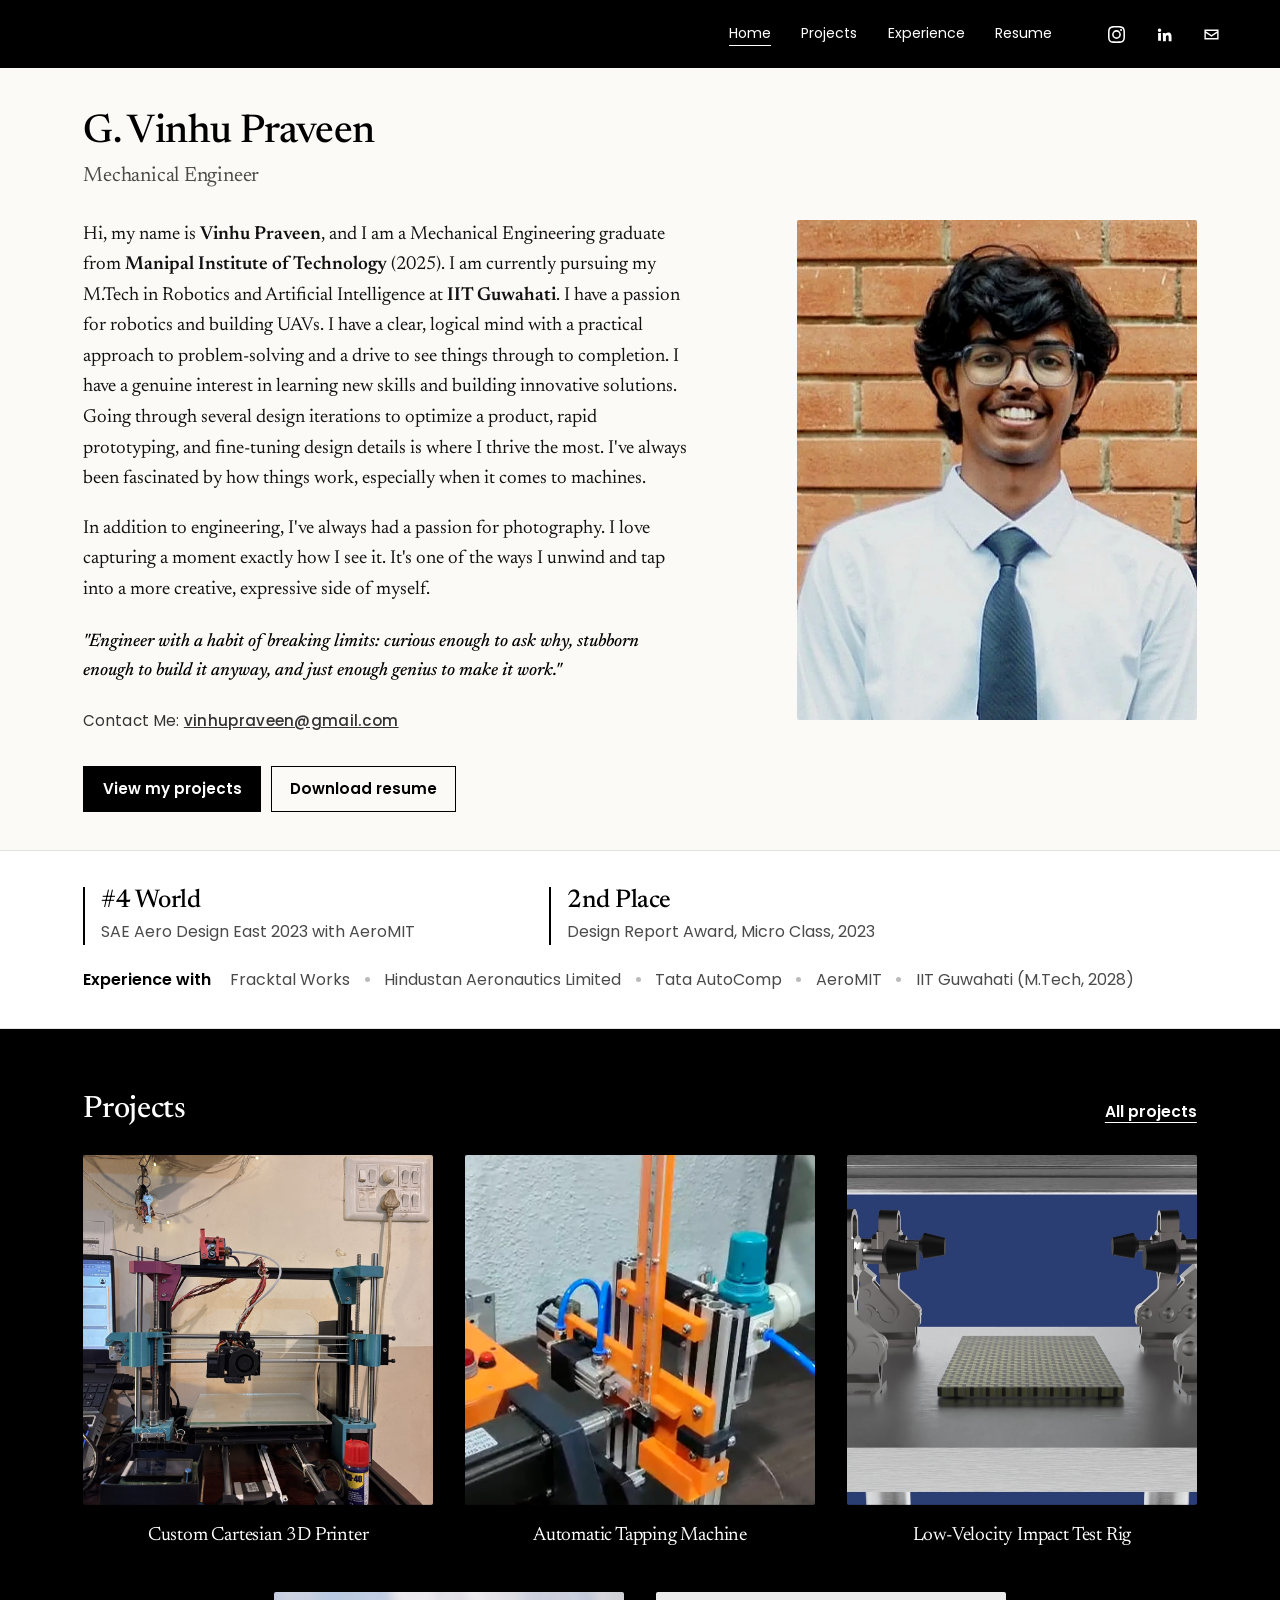
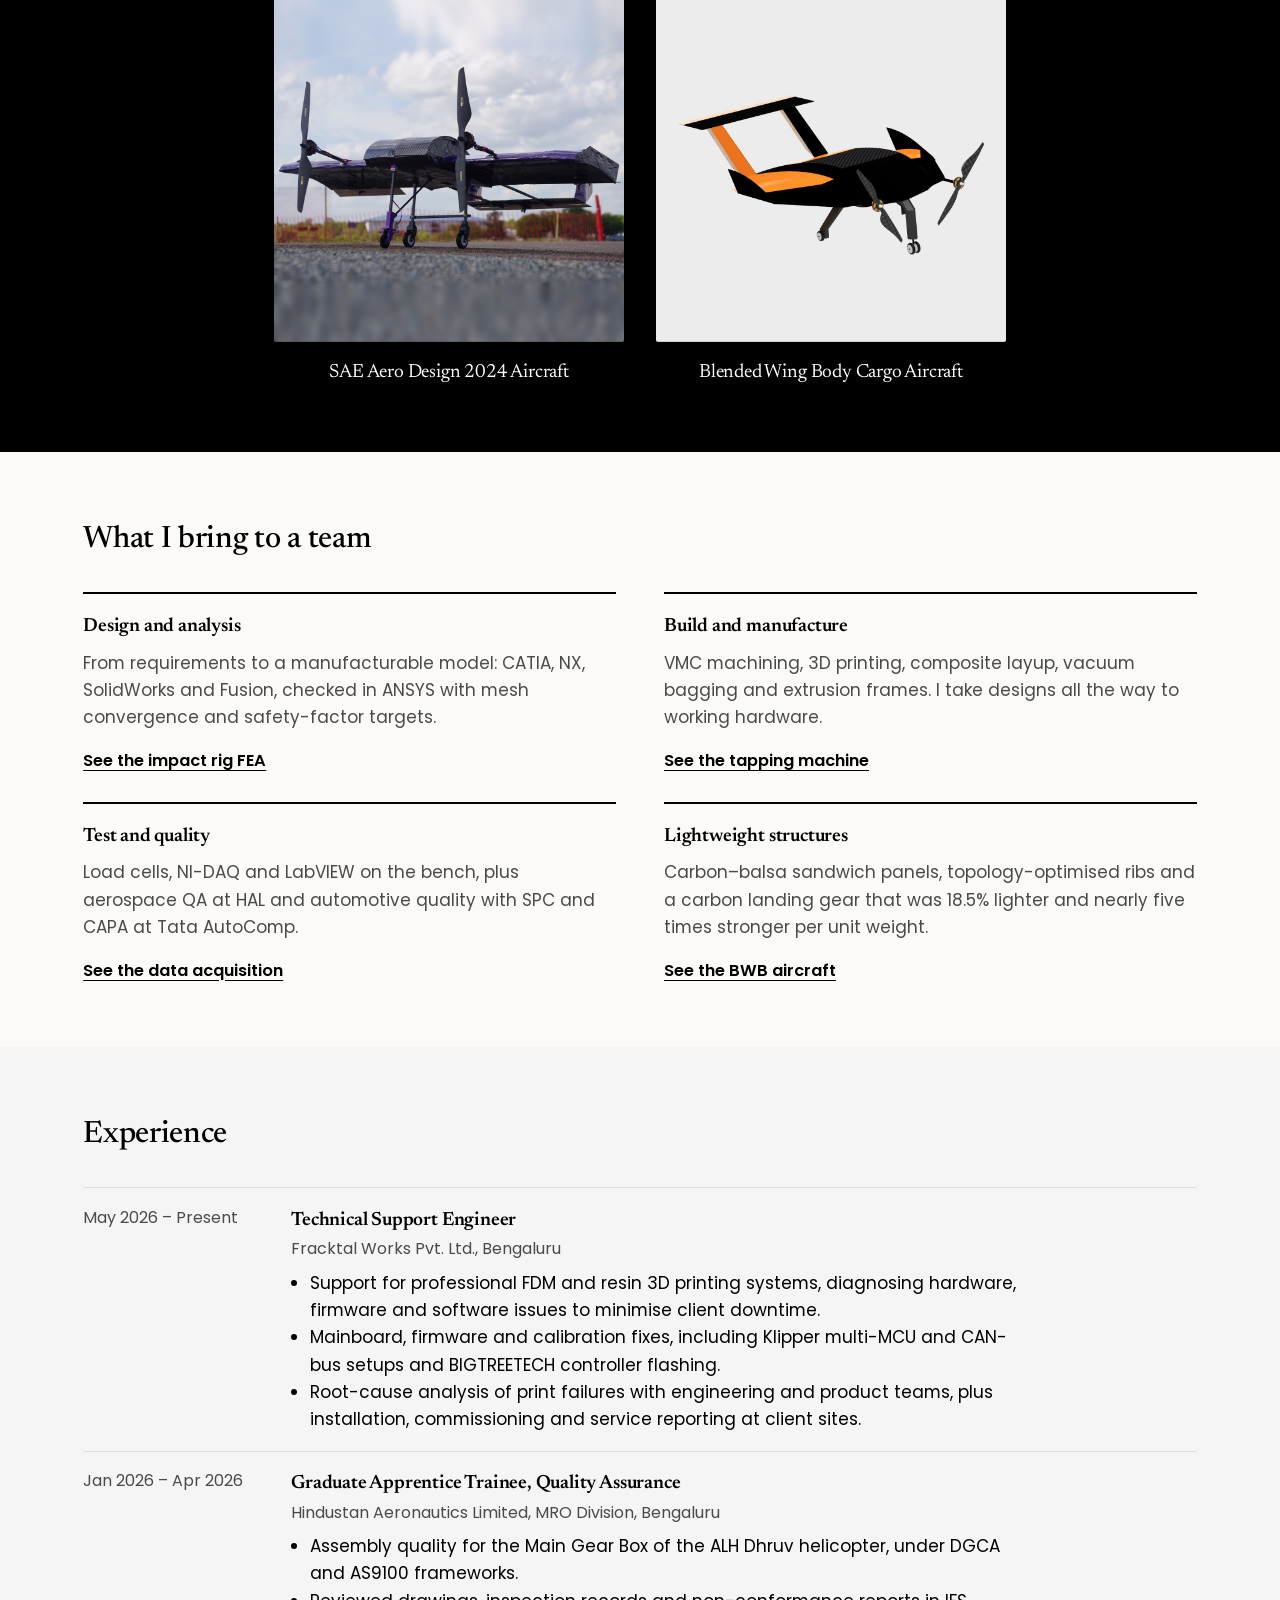
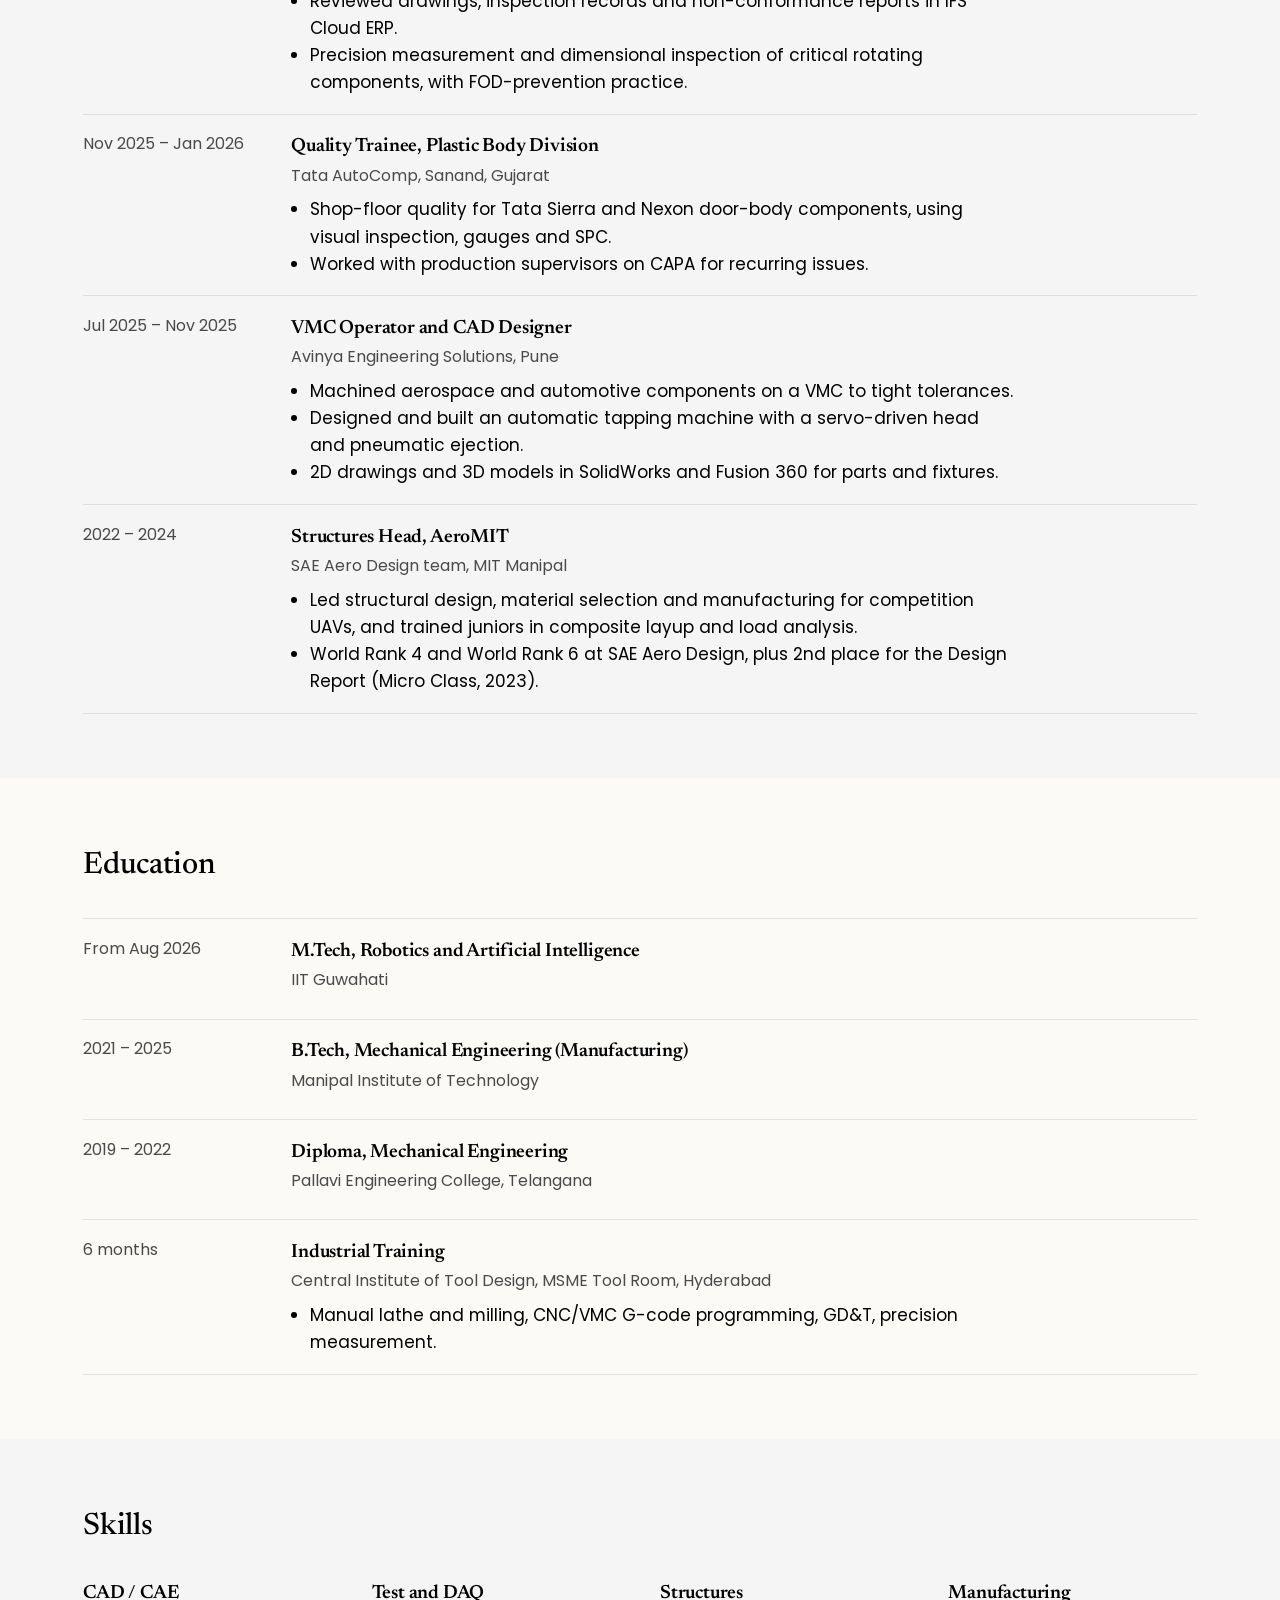
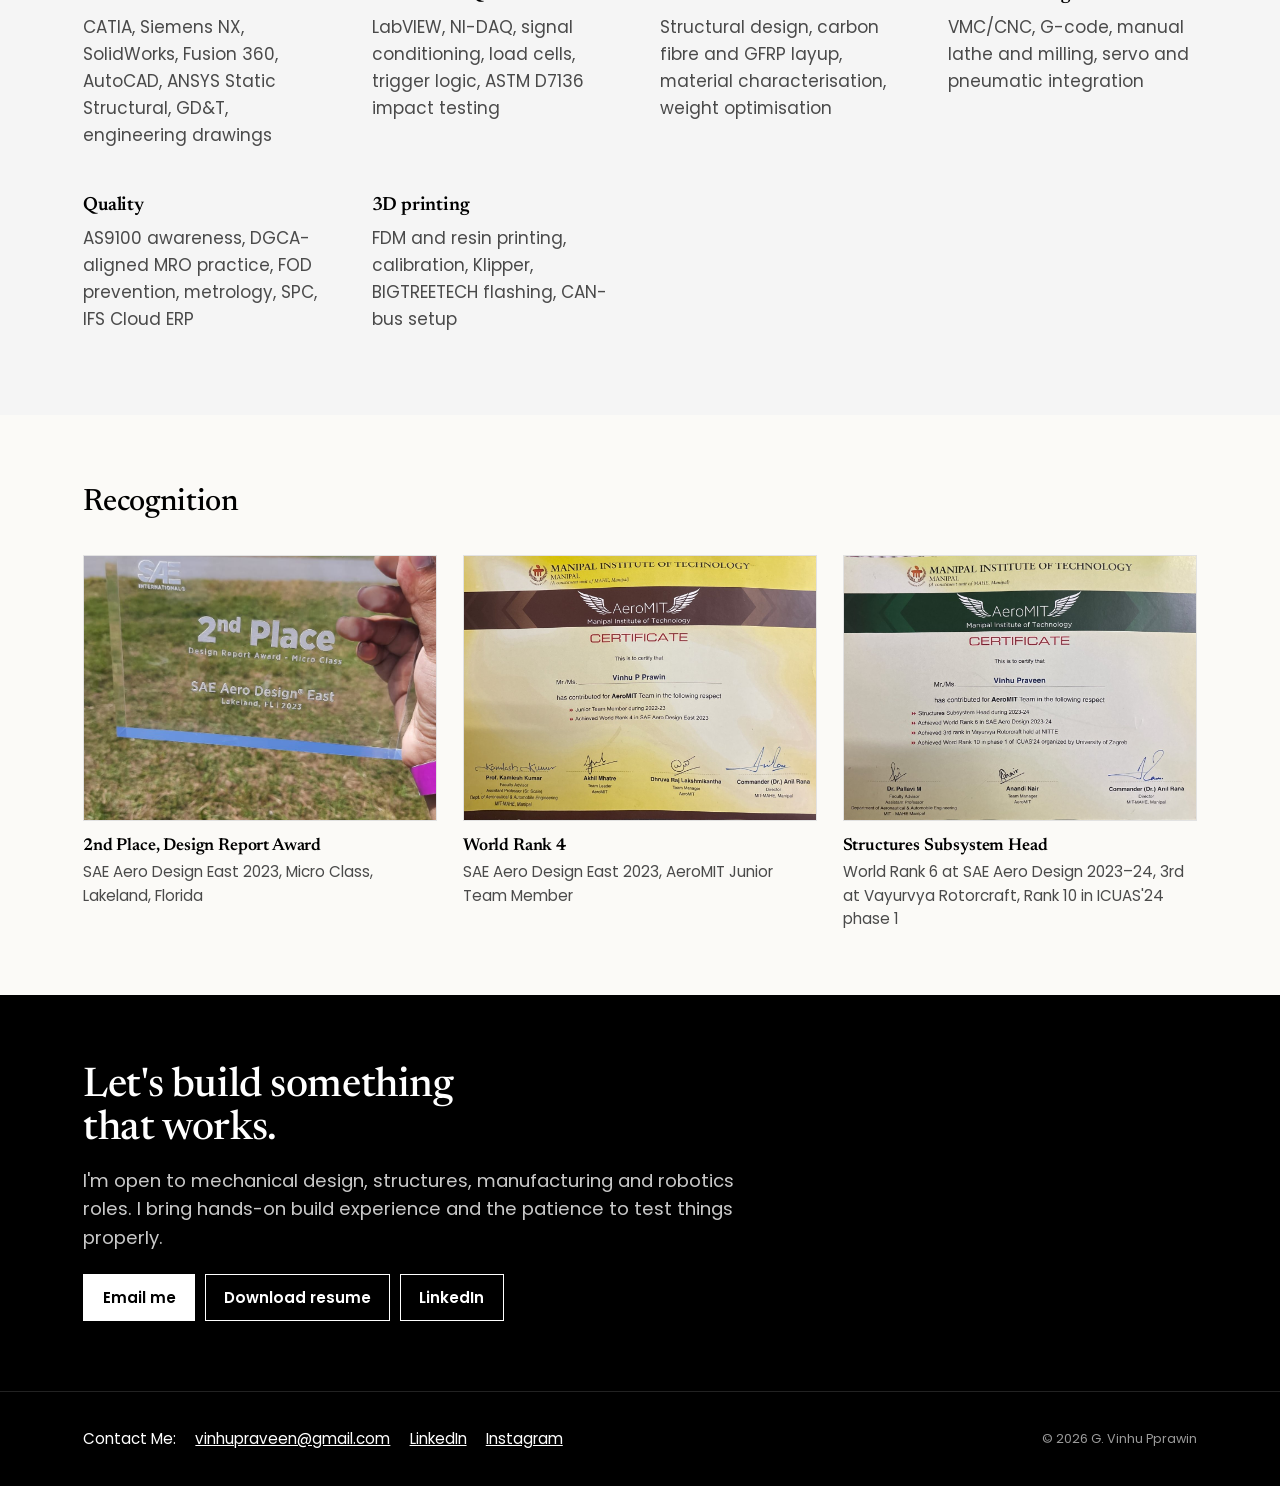
<file: index.html>
<!DOCTYPE html>
<html lang="en">
<head>
<meta charset="utf-8">
<meta name="viewport" content="width=device-width, initial-scale=1">
<title>G. Vinhu Pprawin | Mechanical Engineer</title>
<meta name="description" content="Mechanical engineer: design, manufacturing and UAV structures.">
<meta property="og:title" content="G. Vinhu Pprawin | Mechanical Engineer">
<meta property="og:description" content="Mechanical engineer: design, manufacturing and UAV structures.">
<meta property="og:type" content="website">
<meta property="og:image" content="assets/img/portrait.jpg">
<meta name="theme-color" content="#000000">
<link rel="icon" href="data:image/svg+xml,<svg xmlns='http://www.w3.org/2000/svg' viewBox='0 0 100 100'><text y='.9em' font-size='90'>⚙️</text></svg>">
<link rel="preconnect" href="https://fonts.googleapis.com">
<link rel="preconnect" href="https://fonts.gstatic.com" crossorigin>
<link href="https://fonts.googleapis.com/css2?family=Newsreader:ital,opsz,wght@0,6..72,300..600;1,6..72,300..500&family=Poppins:wght@300;400;500;600;700&display=swap" rel="stylesheet">
<link rel="stylesheet" href="style.css">
</head>
<body>
<a class="skip" href="#main">Skip to content</a>
<header class="bar">
  <div class="container">
    <nav class="menu" aria-label="Main">
      <div class="pages">
        <a href="index.html" aria-current="page">Home</a>
        <a href="projects.html">Projects</a>
        <a href="index.html#experience">Experience</a>
        <a href="Vinhu_Pprawin_Resume.pdf" download download="Vinhu_Pprawin_Resume.pdf">Resume</a>
      </div>
      <div class="icons">
        <a href="https://www.instagram.com/praveeen._._/" aria-label="Instagram"><svg viewBox="0 0 24 24" aria-hidden="true"><path d="M12 2.2c3.2 0 3.6 0 4.8.1 3.3.1 4.8 1.7 4.9 4.9.1 1.3.1 1.6.1 4.8s0 3.6-.1 4.8c-.1 3.2-1.7 4.8-4.9 4.9-1.3.1-1.6.1-4.8.1s-3.6 0-4.8-.1c-3.3-.1-4.8-1.7-4.9-4.9C2.2 15.6 2.2 15.2 2.2 12s0-3.6.1-4.8C2.4 3.9 3.9 2.4 7.2 2.3 8.4 2.2 8.8 2.2 12 2.2zM12 0C8.7 0 8.3 0 7.1.1 2.7.3.3 2.7.1 7.1 0 8.3 0 8.7 0 12s0 3.7.1 4.9c.2 4.4 2.6 6.8 7 7 1.2.1 1.6.1 4.9.1s3.7 0 4.9-.1c4.4-.2 6.8-2.6 7-7 .1-1.2.1-1.6.1-4.9s0-3.7-.1-4.9c-.2-4.4-2.6-6.8-7-7C15.7 0 15.3 0 12 0zm0 5.8a6.2 6.2 0 1 0 0 12.4 6.2 6.2 0 0 0 0-12.4zM12 16a4 4 0 1 1 0-8 4 4 0 0 1 0 8zm6.4-11.8a1.4 1.4 0 1 0 0 2.9 1.4 1.4 0 0 0 0-2.9z"/></svg></a>
        <a href="https://www.linkedin.com/in/contactvinhu/" aria-label="LinkedIn"><svg viewBox="0 0 24 24" aria-hidden="true"><path d="M4.98 3.5a2.5 2.5 0 1 1 0 5 2.5 2.5 0 0 1 0-5zM3 9.75h4v11H3zM9.5 9.75h3.8v1.5h.05c.53-1 1.83-2.05 3.77-2.05 4.03 0 4.78 2.65 4.78 6.1v6.2h-4v-5.5c0-1.31-.02-3-1.83-3-1.83 0-2.11 1.43-2.11 2.9v5.6h-4z"/></svg></a>
        <a href="mailto:vinhupraveen@gmail.com" aria-label="Email"><svg viewBox="0 0 24 24" aria-hidden="true"><path d="M2 5h20v14H2zm2 2v.4l8 5.2 8-5.2V7zm16 2.8-8 5.2-8-5.2V17h16z"/></svg></a>
      </div>
    </nav>
  </div>
</header>
<div id="main"></div>
<main>
<section class="intro">
  <div class="inner">
    <header class="intro-head">
      <h1 class="name">G. Vinhu Praveen</h1>
      <p class="role">Mechanical Engineer</p>
    </header>
    <div class="intro-text">
      <p>Hi, my name is <b>Vinhu Praveen</b>, and I am a Mechanical Engineering graduate from <b>Manipal Institute of Technology</b> (2025). I am currently pursuing my M.Tech in Robotics and Artificial Intelligence at <b>IIT Guwahati</b>. I have a passion for robotics and building UAVs. I have a clear, logical mind with a practical approach to problem-solving and a drive to see things through to completion. I have a genuine interest in learning new skills and building innovative solutions. Going through several design iterations to optimize a product, rapid prototyping, and fine-tuning design details is where I thrive the most. I've always been fascinated by how things work, especially when it comes to machines.</p>
      <p>In addition to engineering, I've always had a passion for photography. I love capturing a moment exactly how I see it. It's one of the ways I unwind and tap into a more creative, expressive side of myself.</p>
      <p class="quote">"Engineer with a habit of breaking limits: curious enough to ask why, stubborn enough to build it anyway, and just enough genius to make it work."</p>
      <p class="contact-line">Contact Me: <a href="mailto:vinhupraveen@gmail.com">vinhupraveen@gmail.com</a></p>
      <div class="cta">
        <a class="btn btn-solid" href="projects.html">View my projects</a>
        <a class="btn" href="Vinhu_Pprawin_Resume.pdf" download download="Vinhu_Pprawin_Resume.pdf">Download resume</a>
      </div>
    </div>
    <div class="portrait"><img src="portrait.jpg" alt="Portrait of Vinhu Pprawin"></div>
  </div>
</section>

<section class="reveal stats" aria-label="Highlights">
  <div class="inner">
    <dl class="stat-grid">
      <div><dt>#4 World</dt><dd>SAE Aero Design East 2023 with AeroMIT</dd></div>
      <div><dt>2nd Place</dt><dd>Design Report Award, Micro Class, 2023</dd></div>
    </dl>
    <p class="orgs"><span>Experience with</span> Fracktal Works <i></i> Hindustan Aeronautics Limited <i></i> Tata AutoComp <i></i> AeroMIT <i></i> IIT Guwahati (M.Tech, 2028)</p>
  </div>
</section>

<section class="reveal band" id="projects">
  <div class="inner">
    <div class="band-head">
      <h2 class="band-title">Projects</h2>
      <a class="band-link" href="projects.html">All projects</a>
    </div>
    <div class="grid">
      <a class="tile" href="cartesian-3d-printer.html">
        <div class="thumb"><img src="printer-thumb.jpg" alt="Custom Cartesian 3D printer on a workbench" loading="lazy"></div>
        <h3>Custom Cartesian 3D Printer</h3>
      </a>
      <a class="tile" href="automatic-tapping-machine.html">
        <div class="thumb"><img src="tapping-poster.jpg" alt="Automatic tapping machine with servo-driven head and pneumatic ejector" loading="lazy" style="object-position:50% 45%"></div>
        <h3>Automatic Tapping Machine</h3>
      </a>
      <a class="tile" href="lvi-impact-tester.html">
        <div class="thumb"><img src="lvi-thumb.jpg" alt="Render of a composite panel in the impact test fixture" loading="lazy"></div>
        <h3>Low-Velocity Impact Test Rig</h3>
      </a>
      <a class="tile" href="aeromit-2024.html">
        <div class="thumb"><img src="am24-thumb.jpg" alt="AeroMIT's 2024 competition aircraft on the runway" loading="lazy"></div>
        <h3>SAE Aero Design 2024 Aircraft</h3>
      </a>
      <a class="tile" href="aeromit-bwb-2023.html">
        <div class="thumb"><img src="bwb-thumb.jpg" alt="Render of AeroMIT's blended wing body aircraft" loading="lazy"></div>
        <h3>Blended Wing Body Cargo Aircraft</h3>
      </a>
      </div>
  </div>
</section>

<section class="reveal block" id="capabilities">
  <div class="inner">
    <h2 class="block-title">What I bring to a team</h2>
    <div class="caps">
      <article>
        <h3>Design and analysis</h3>
        <p>From requirements to a manufacturable model: CATIA, NX, SolidWorks and Fusion, checked in ANSYS with mesh convergence and safety-factor targets.</p>
        <a href="lvi-impact-tester.html">See the impact rig FEA</a>
      </article>
      <article>
        <h3>Build and manufacture</h3>
        <p>VMC machining, 3D printing, composite layup, vacuum bagging and extrusion frames. I take designs all the way to working hardware.</p>
        <a href="automatic-tapping-machine.html">See the tapping machine</a>
      </article>
      <article>
        <h3>Test and quality</h3>
        <p>Load cells, NI-DAQ and LabVIEW on the bench, plus aerospace QA at HAL and automotive quality with SPC and CAPA at Tata AutoComp.</p>
        <a href="lvi-impact-tester.html#data">See the data acquisition</a>
      </article>
      <article>
        <h3>Lightweight structures</h3>
        <p>Carbon–balsa sandwich panels, topology-optimised ribs and a carbon landing gear that was 18.5% lighter and nearly five times stronger per unit weight.</p>
        <a href="aeromit-bwb-2023.html">See the BWB aircraft</a>
      </article>
    </div>
  </div>
</section>
<section class="reveal block alt" id="experience">
  <div class="inner">
    <h2 class="block-title">Experience</h2>
    <div class="rows">
      <div class="row"><div class="when">May 2026 – Present</div><div><h3>Technical Support Engineer</h3><p class="org">Fracktal Works Pvt. Ltd., Bengaluru</p><ul><li>Support for professional FDM and resin 3D printing systems, diagnosing hardware, firmware and software issues to minimise client downtime.</li><li>Mainboard, firmware and calibration fixes, including Klipper multi-MCU and CAN-bus setups and BIGTREETECH controller flashing.</li><li>Root-cause analysis of print failures with engineering and product teams, plus installation, commissioning and service reporting at client sites.</li></ul></div></div>
      <div class="row"><div class="when">Jan 2026 – Apr 2026</div><div><h3>Graduate Apprentice Trainee, Quality Assurance</h3><p class="org">Hindustan Aeronautics Limited, MRO Division, Bengaluru</p><ul><li>Assembly quality for the Main Gear Box of the ALH Dhruv helicopter, under DGCA and AS9100 frameworks.</li><li>Reviewed drawings, inspection records and non-conformance reports in IFS Cloud ERP.</li><li>Precision measurement and dimensional inspection of critical rotating components, with FOD-prevention practice.</li></ul></div></div>
      <div class="row"><div class="when">Nov 2025 – Jan 2026</div><div><h3>Quality Trainee, Plastic Body Division</h3><p class="org">Tata AutoComp, Sanand, Gujarat</p><ul><li>Shop-floor quality for Tata Sierra and Nexon door-body components, using visual inspection, gauges and SPC.</li><li>Worked with production supervisors on CAPA for recurring issues.</li></ul></div></div>
      <div class="row"><div class="when">Jul 2025 – Nov 2025</div><div><h3>VMC Operator and CAD Designer</h3><p class="org">Avinya Engineering Solutions, Pune</p><ul><li>Machined aerospace and automotive components on a VMC to tight tolerances.</li><li>Designed and built an automatic tapping machine with a servo-driven head and pneumatic ejection.</li><li>2D drawings and 3D models in SolidWorks and Fusion 360 for parts and fixtures.</li></ul></div></div>
      <div class="row"><div class="when">2022 – 2024</div><div><h3>Structures Head, AeroMIT</h3><p class="org">SAE Aero Design team, MIT Manipal</p><ul><li>Led structural design, material selection and manufacturing for competition UAVs, and trained juniors in composite layup and load analysis.</li><li>World Rank 4 and World Rank 6 at SAE Aero Design, plus 2nd place for the Design Report (Micro Class, 2023).</li></ul></div></div>
    </div>
  </div>
</section>

<section class="reveal block" id="education">
  <div class="inner">
    <h2 class="block-title">Education</h2>
    <div class="rows">
      <div class="row"><div class="when">From Aug 2026</div><div><h3>M.Tech, Robotics and Artificial Intelligence</h3><p class="org">IIT Guwahati</p></div></div>
      <div class="row"><div class="when">2021 – 2025</div><div><h3>B.Tech, Mechanical Engineering (Manufacturing)</h3><p class="org">Manipal Institute of Technology</p></div></div>
      <div class="row"><div class="when">2019 – 2022</div><div><h3>Diploma, Mechanical Engineering</h3><p class="org">Pallavi Engineering College, Telangana</p></div></div>
      <div class="row"><div class="when">6 months</div><div><h3>Industrial Training</h3><p class="org">Central Institute of Tool Design, MSME Tool Room, Hyderabad</p><ul><li>Manual lathe and milling, CNC/VMC G-code programming, GD&amp;T, precision measurement.</li></ul></div></div>
    </div>
  </div>
</section>

<section class="reveal block alt" id="skills">
  <div class="inner">
    <h2 class="block-title">Skills</h2>
    <div class="skills">
      <div><h3>CAD / CAE</h3><p>CATIA, Siemens NX, SolidWorks, Fusion 360, AutoCAD, ANSYS Static Structural, GD&amp;T, engineering drawings</p></div>
      <div><h3>Test and DAQ</h3><p>LabVIEW, NI-DAQ, signal conditioning, load cells, trigger logic, ASTM D7136 impact testing</p></div>
      <div><h3>Structures</h3><p>Structural design, carbon fibre and GFRP layup, material characterisation, weight optimisation</p></div>
      <div><h3>Manufacturing</h3><p>VMC/CNC, G-code, manual lathe and milling, servo and pneumatic integration</p></div>
      <div><h3>Quality</h3><p>AS9100 awareness, DGCA-aligned MRO practice, FOD prevention, metrology, SPC, IFS Cloud ERP</p></div>
      <div><h3>3D printing</h3><p>FDM and resin printing, calibration, Klipper, BIGTREETECH flashing, CAN-bus setup</p></div>
    </div>
  </div>
</section>

<section class="reveal block" id="recognition">
  <div class="inner">
    <h2 class="block-title">Recognition</h2>
    <div class="awards">
      <figure><img src="bwb-award.jpg" alt="2nd Place Design Report Award, SAE Aero Design East 2023" loading="lazy"><figcaption><b>2nd Place, Design Report Award</b>SAE Aero Design East 2023, Micro Class, Lakeland, Florida</figcaption></figure>
      <figure><img src="cert-aeromit-2023.jpg" alt="AeroMIT certificate, Junior Team Member 2022–23, World Rank 4" loading="lazy"><figcaption><b>World Rank 4</b>SAE Aero Design East 2023, AeroMIT Junior Team Member</figcaption></figure>
      <figure><img src="cert-aeromit-2024.jpg" alt="AeroMIT certificate, Structures Subsystem Head 2023–24" loading="lazy"><figcaption><b>Structures Subsystem Head</b>World Rank 6 at SAE Aero Design 2023–24, 3rd at Vayurvya Rotorcraft, Rank 10 in ICUAS'24 phase 1</figcaption></figure>
    </div>
  </div>
</section>

<section class="reveal hire">
  <div class="inner">
    <h2>Let's build something that works.</h2>
    <p>I'm open to mechanical design, structures, manufacturing and robotics roles. I bring hands-on build experience and the patience to test things properly.</p>
    <div class="cta">
      <a class="btn btn-light" href="mailto:vinhupraveen@gmail.com">Email me</a>
      <a class="btn btn-ghost" href="Vinhu_Pprawin_Resume.pdf" download download="Vinhu_Pprawin_Resume.pdf">Download resume</a>
      <a class="btn btn-ghost" href="https://www.linkedin.com/in/contactvinhu/">LinkedIn</a>
    </div>
  </div>
</section>
</main>
<footer class="foot">
  <div class="inner">
    <div>Contact Me: <a href="mailto:vinhupraveen@gmail.com">vinhupraveen@gmail.com</a><a href="https://www.linkedin.com/in/contactvinhu/">LinkedIn</a><a href="https://www.instagram.com/praveeen._._/">Instagram</a></div>
    <small>© 2026 G. Vinhu Pprawin</small>
  </div>
</footer>
<script>
(function(){
  var els = [].slice.call(document.querySelectorAll('.reveal'));
  if (!els.length || location.hash) return;
  if (matchMedia('(prefers-reduced-motion: reduce)').matches) return;
  if (!('IntersectionObserver' in window)) return;
  els.forEach(function(el){ el.classList.add('pre'); });
  function show(el){ el.classList.add('in'); }
  var io = new IntersectionObserver(function(entries){
    entries.forEach(function(e){ if (e.isIntersecting) { show(e.target); io.unobserve(e.target); } });
  }, { rootMargin: '0px 0px -6% 0px', threshold: 0.02 });
  els.forEach(function(el){ io.observe(el); });
  function sweep(){
    els.forEach(function(el){
      var r = el.getBoundingClientRect();
      if (r.top < (window.innerHeight || 0) + 80) show(el);
    });
  }
  window.addEventListener('scroll', sweep, { passive: true });
  window.addEventListener('resize', sweep);
  window.addEventListener('load', sweep);
  setTimeout(function(){ els.forEach(show); }, 6000);
})();
</script>
</script>

</body>
</html>
</file>
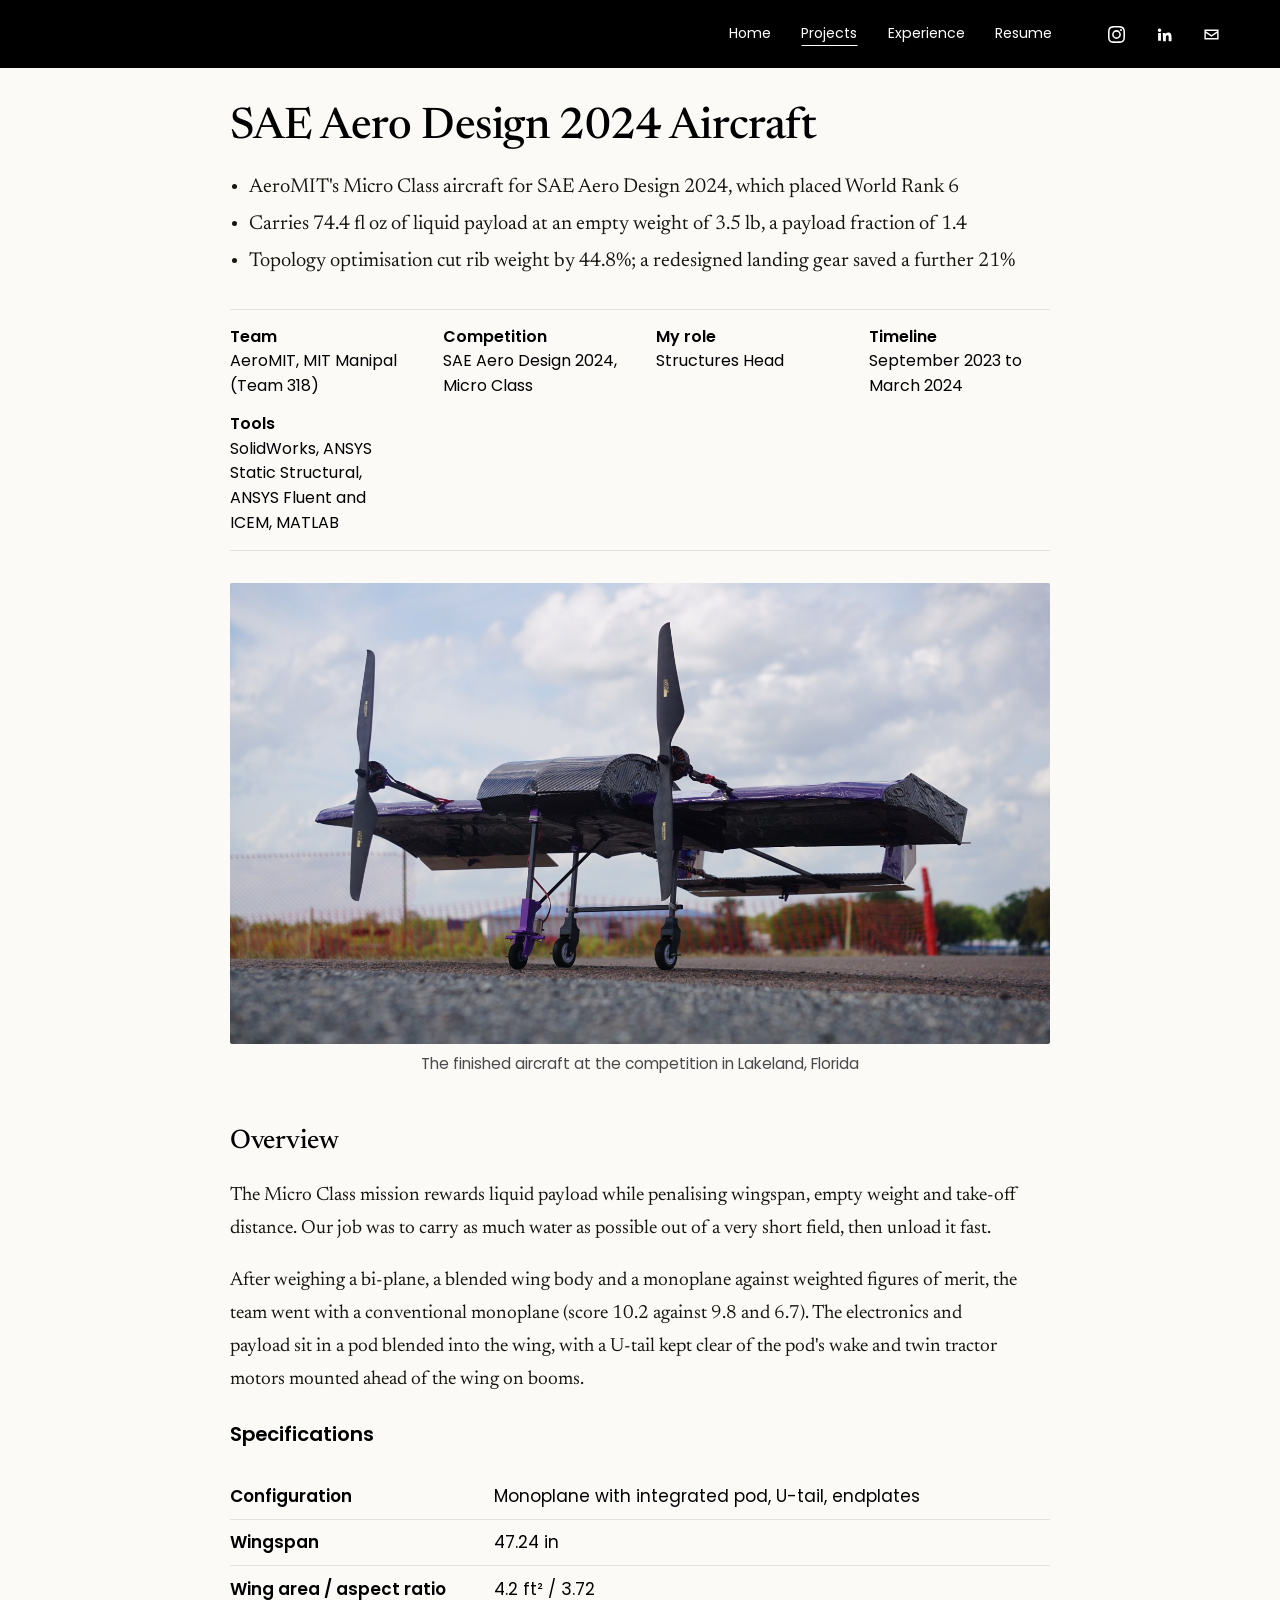
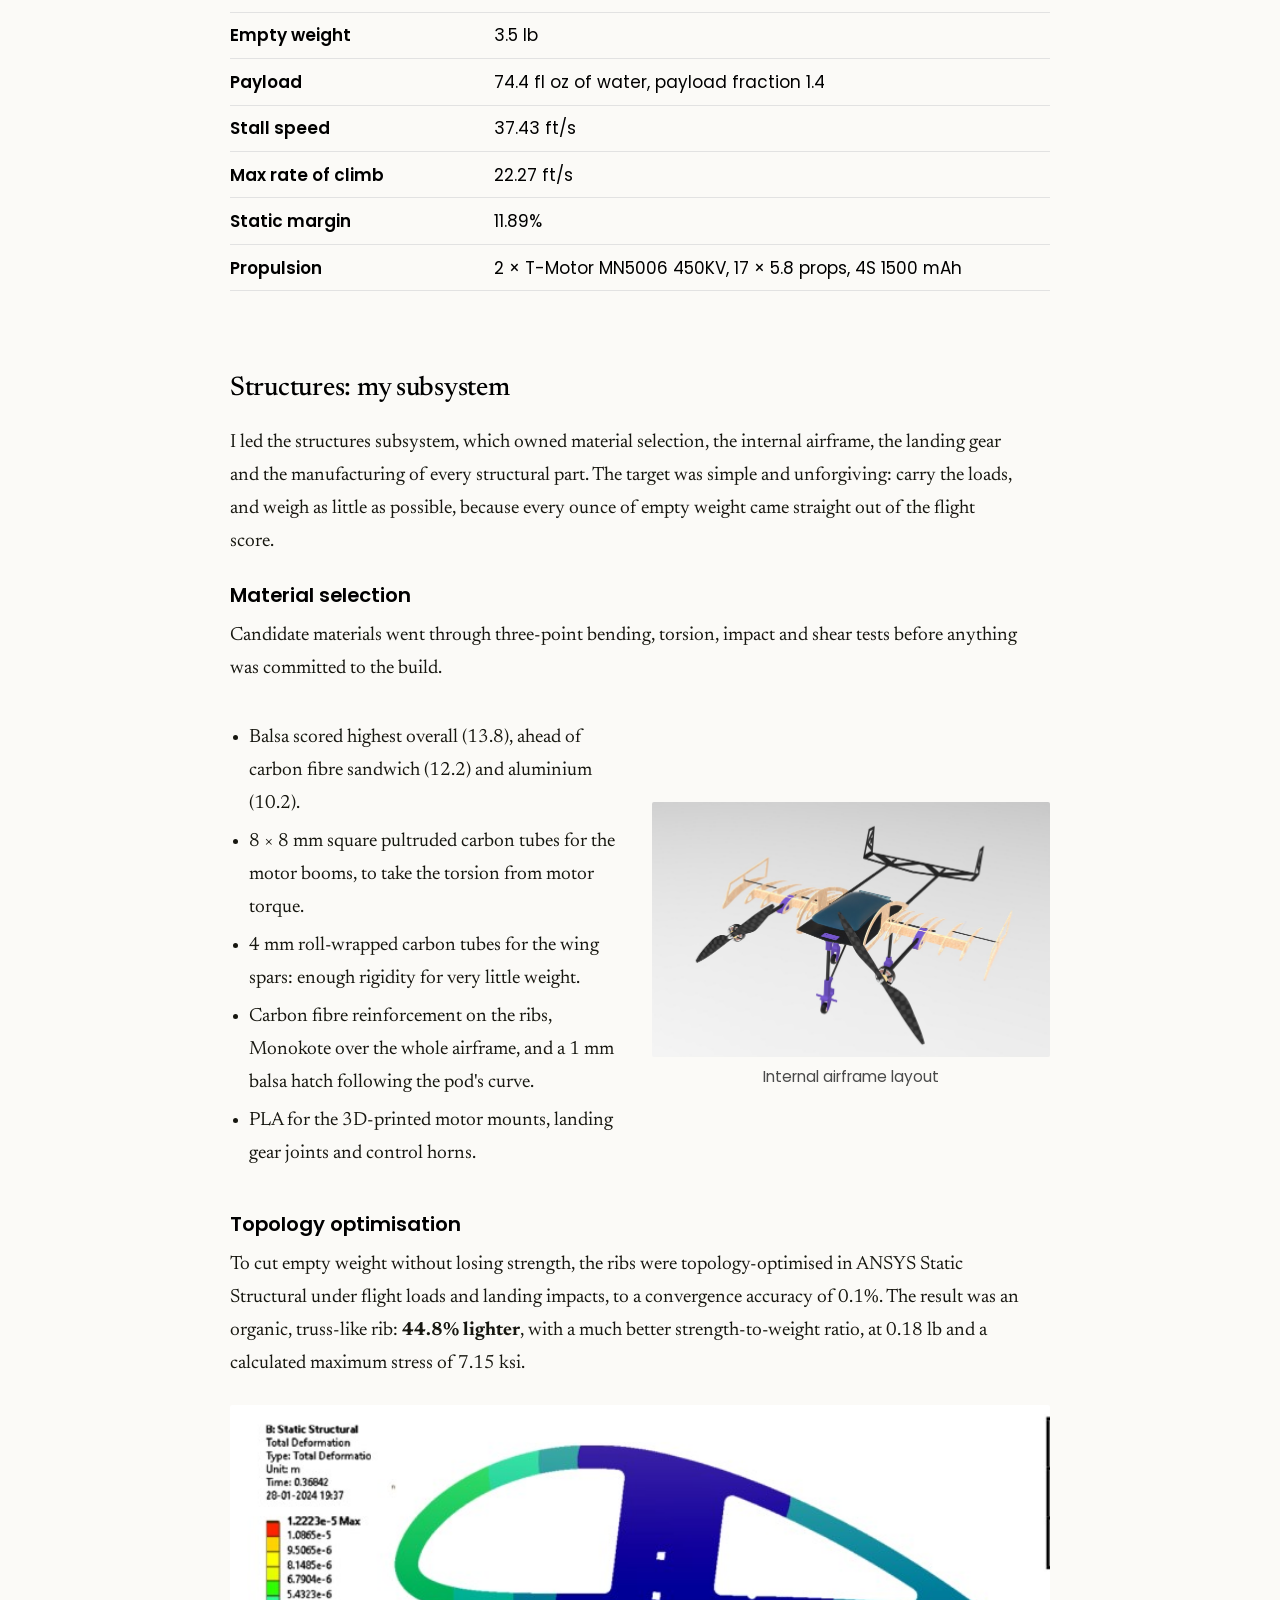
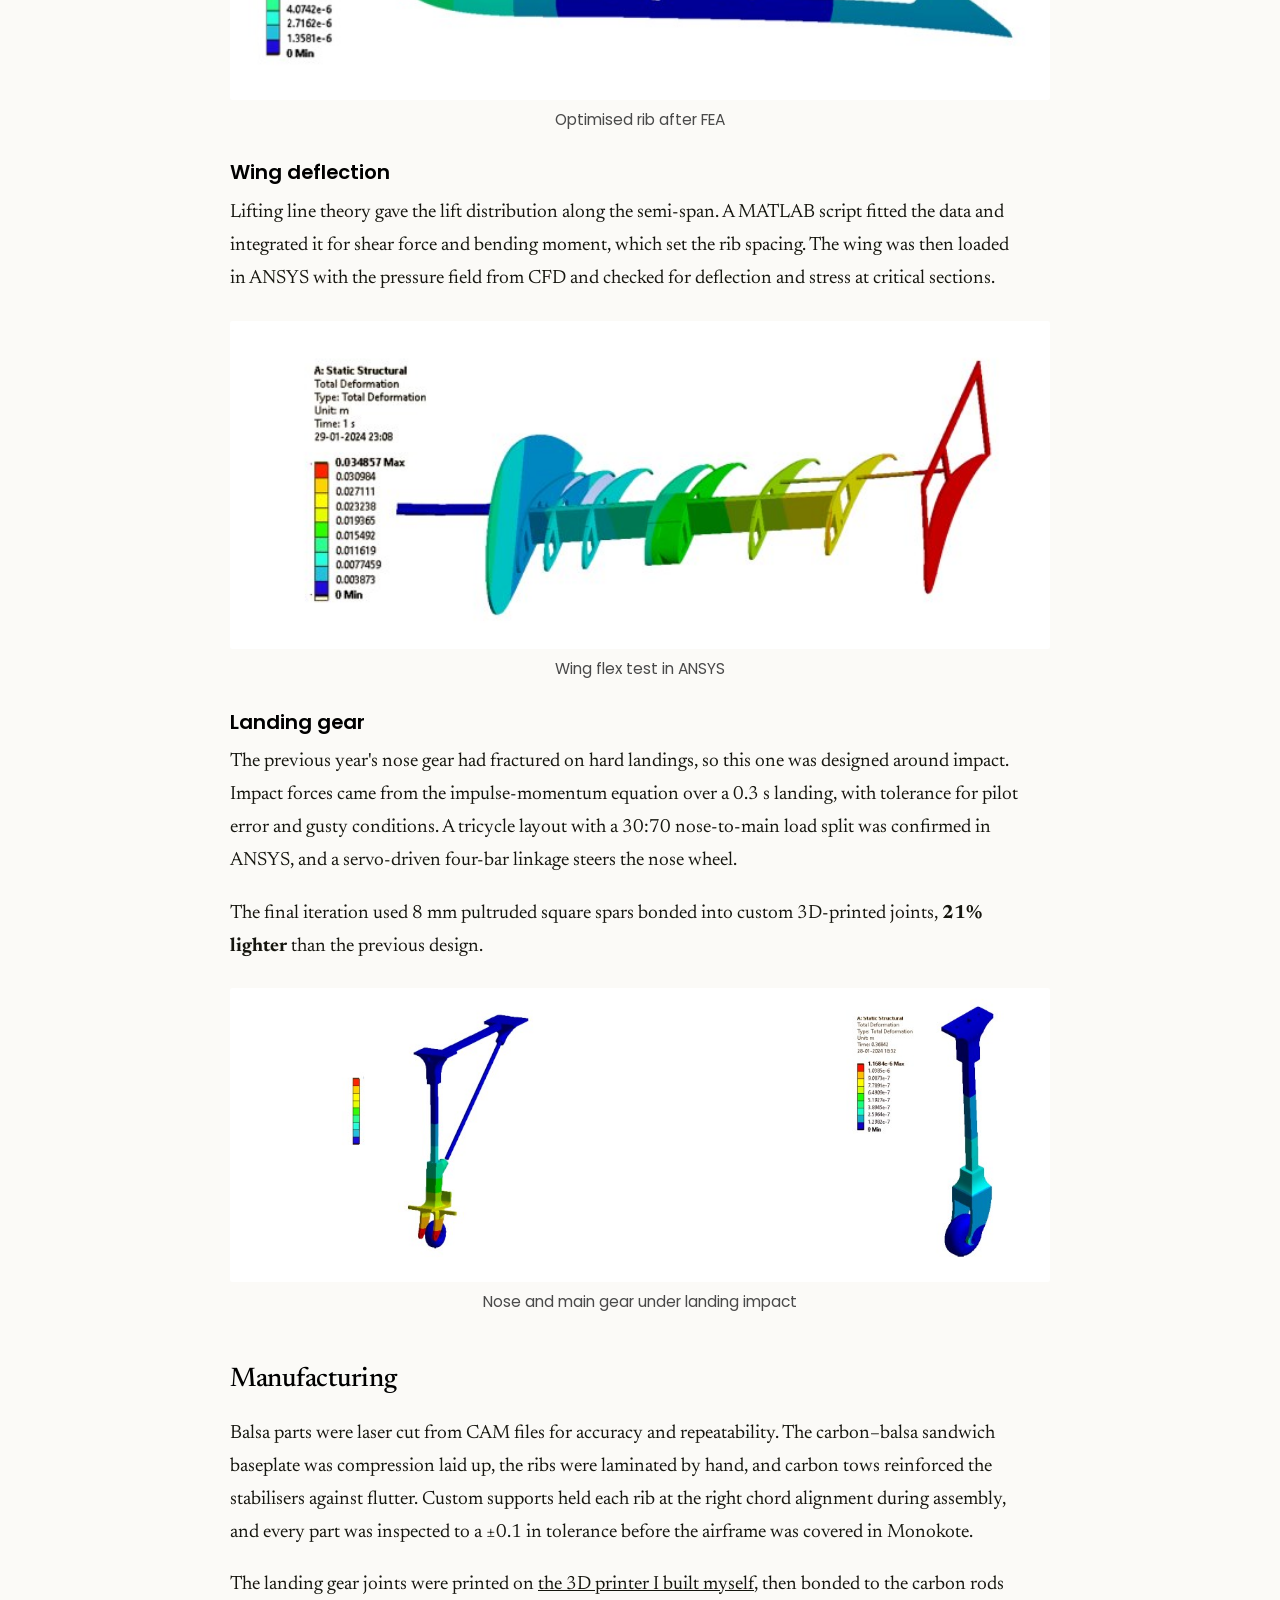
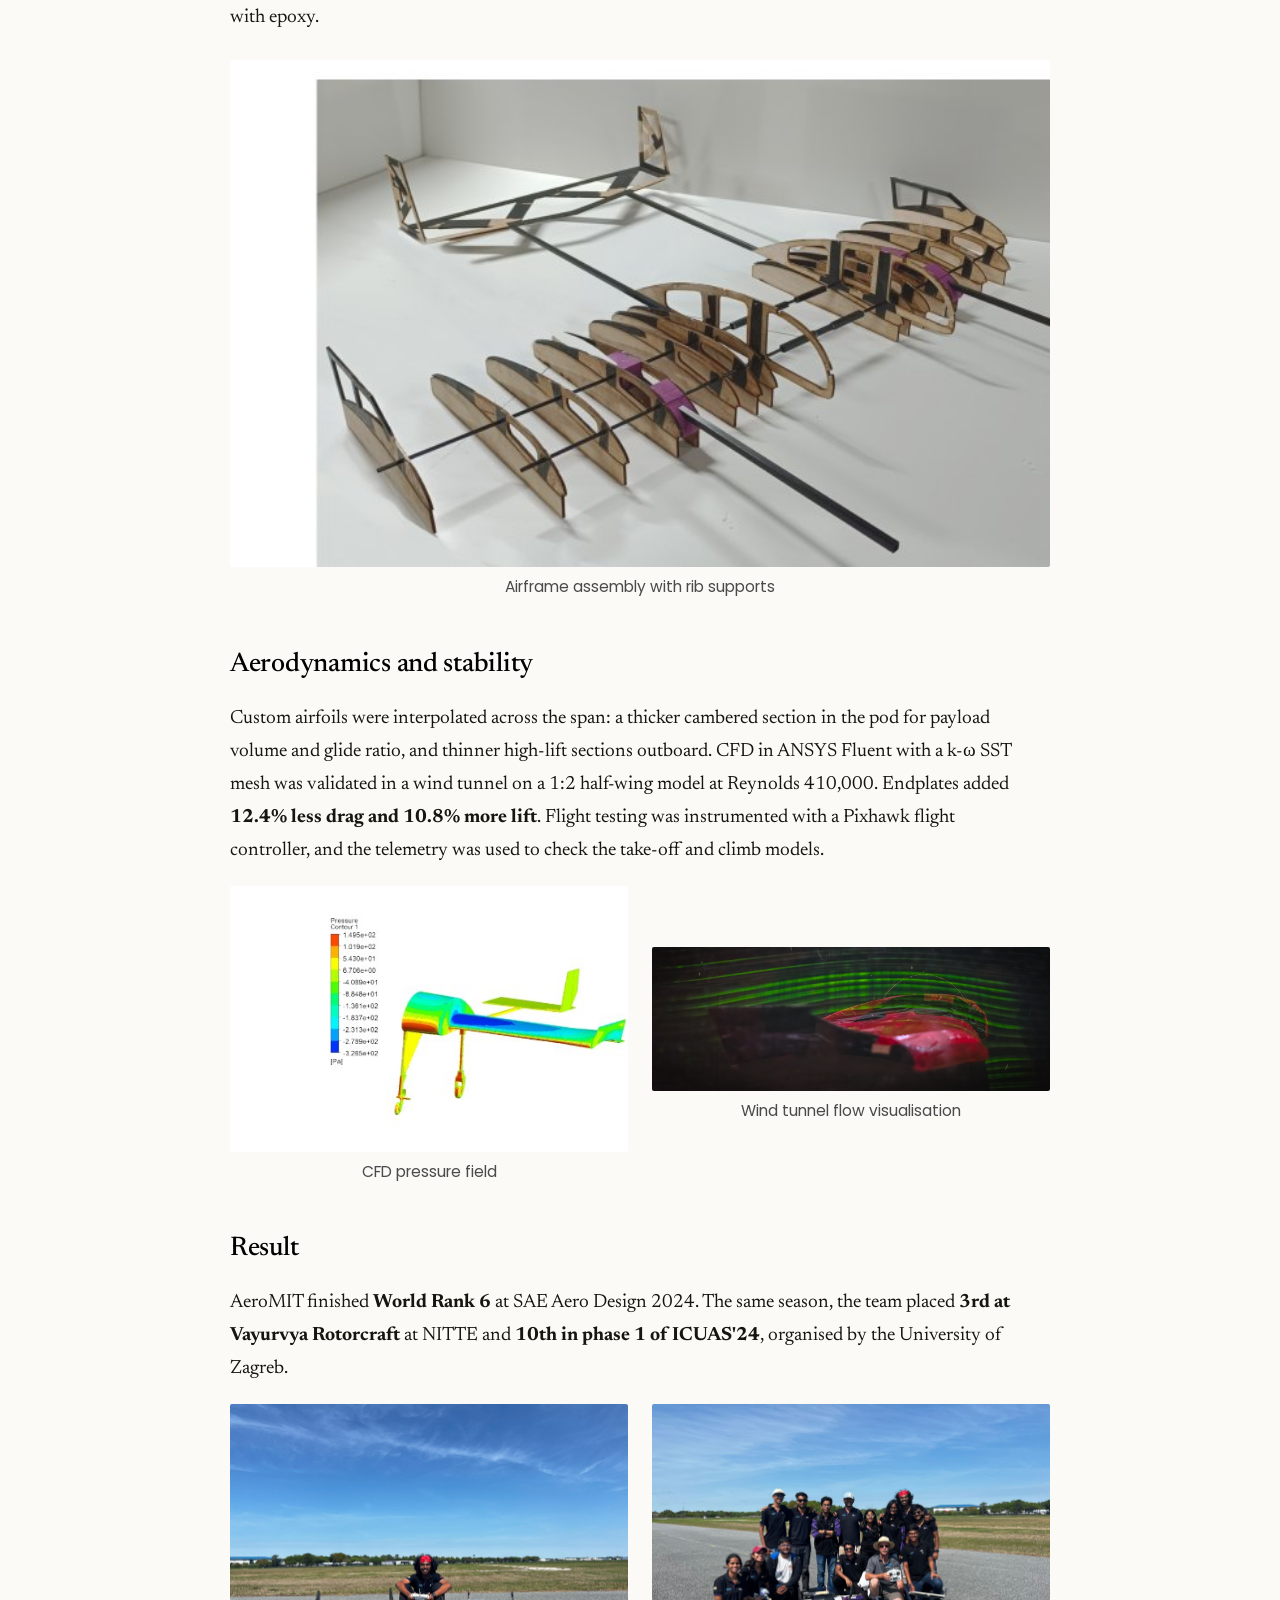
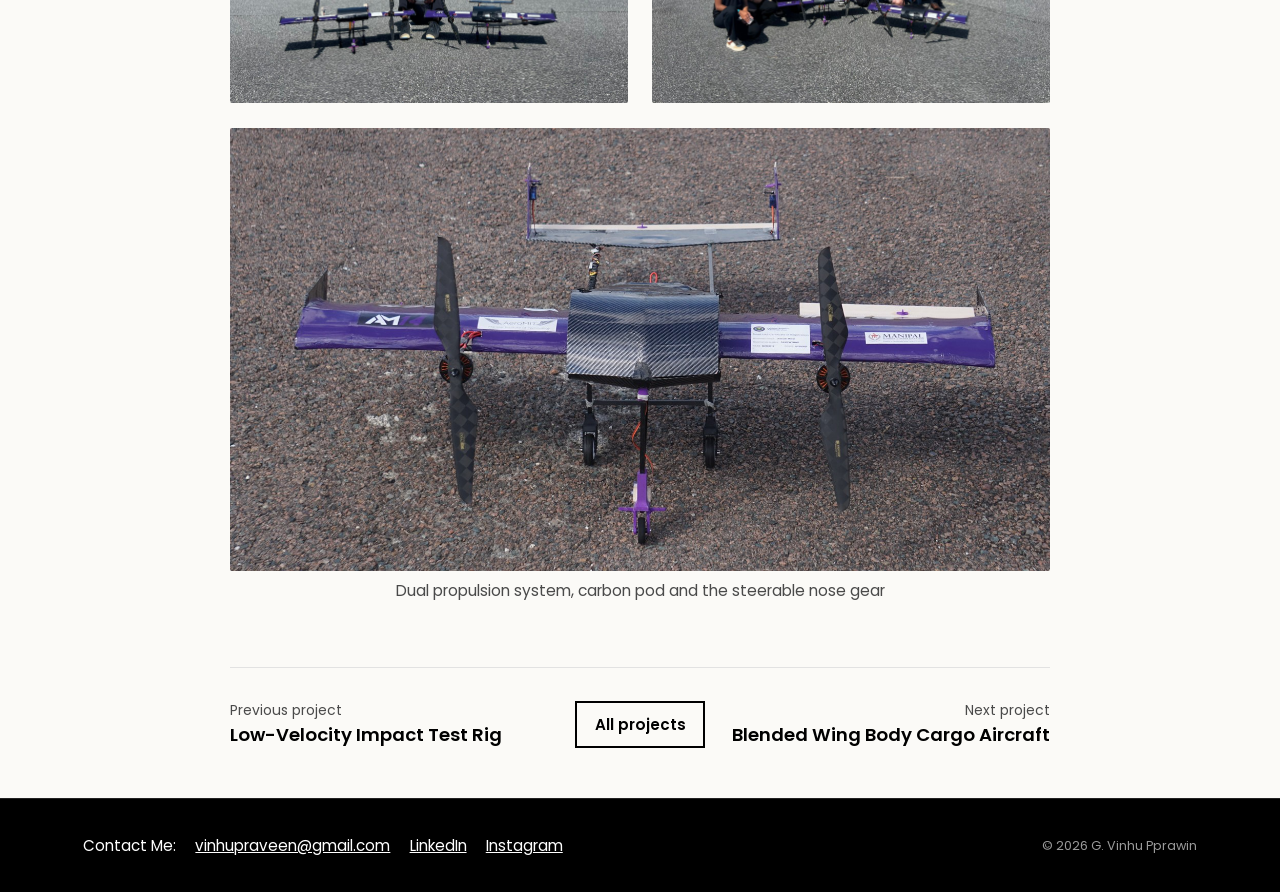
<file: aeromit-2024.html>
<!DOCTYPE html>
<html lang="en">
<head>
<meta charset="utf-8">
<meta name="viewport" content="width=device-width, initial-scale=1">
<title>SAE Aero Design 2024 Aircraft | G. Vinhu Pprawin</title>
<meta name="description" content="AeroMIT 2024 Micro Class aircraft: structures, topology optimisation and landing gear.">
<meta property="og:title" content="SAE Aero Design 2024 Aircraft | G. Vinhu Pprawin">
<meta property="og:description" content="AeroMIT 2024 Micro Class aircraft: structures, topology optimisation and landing gear.">
<meta property="og:type" content="website">
<meta property="og:image" content="../assets/img/portrait.jpg">
<meta name="theme-color" content="#000000">
<link rel="icon" href="data:image/svg+xml,<svg xmlns='http://www.w3.org/2000/svg' viewBox='0 0 100 100'><text y='.9em' font-size='90'>⚙️</text></svg>">
<link rel="preconnect" href="https://fonts.googleapis.com">
<link rel="preconnect" href="https://fonts.gstatic.com" crossorigin>
<link href="https://fonts.googleapis.com/css2?family=Newsreader:ital,opsz,wght@0,6..72,300..600;1,6..72,300..500&family=Poppins:wght@300;400;500;600;700&display=swap" rel="stylesheet">
<link rel="stylesheet" href="style.css">
</head>
<body>
<a class="skip" href="#main">Skip to content</a>
<header class="bar">
  <div class="container">
    <nav class="menu" aria-label="Main">
      <div class="pages">
        <a href="index.html">Home</a>
        <a href="projects.html" aria-current="page">Projects</a>
        <a href="index.html#experience">Experience</a>
        <a href="Vinhu_Pprawin_Resume.pdf" download download="Vinhu_Pprawin_Resume.pdf">Resume</a>
      </div>
      <div class="icons">
        <a href="https://www.instagram.com/praveeen._._/" aria-label="Instagram"><svg viewBox="0 0 24 24" aria-hidden="true"><path d="M12 2.2c3.2 0 3.6 0 4.8.1 3.3.1 4.8 1.7 4.9 4.9.1 1.3.1 1.6.1 4.8s0 3.6-.1 4.8c-.1 3.2-1.7 4.8-4.9 4.9-1.3.1-1.6.1-4.8.1s-3.6 0-4.8-.1c-3.3-.1-4.8-1.7-4.9-4.9C2.2 15.6 2.2 15.2 2.2 12s0-3.6.1-4.8C2.4 3.9 3.9 2.4 7.2 2.3 8.4 2.2 8.8 2.2 12 2.2zM12 0C8.7 0 8.3 0 7.1.1 2.7.3.3 2.7.1 7.1 0 8.3 0 8.7 0 12s0 3.7.1 4.9c.2 4.4 2.6 6.8 7 7 1.2.1 1.6.1 4.9.1s3.7 0 4.9-.1c4.4-.2 6.8-2.6 7-7 .1-1.2.1-1.6.1-4.9s0-3.7-.1-4.9c-.2-4.4-2.6-6.8-7-7C15.7 0 15.3 0 12 0zm0 5.8a6.2 6.2 0 1 0 0 12.4 6.2 6.2 0 0 0 0-12.4zM12 16a4 4 0 1 1 0-8 4 4 0 0 1 0 8zm6.4-11.8a1.4 1.4 0 1 0 0 2.9 1.4 1.4 0 0 0 0-2.9z"/></svg></a>
        <a href="https://www.linkedin.com/in/contactvinhu/" aria-label="LinkedIn"><svg viewBox="0 0 24 24" aria-hidden="true"><path d="M4.98 3.5a2.5 2.5 0 1 1 0 5 2.5 2.5 0 0 1 0-5zM3 9.75h4v11H3zM9.5 9.75h3.8v1.5h.05c.53-1 1.83-2.05 3.77-2.05 4.03 0 4.78 2.65 4.78 6.1v6.2h-4v-5.5c0-1.31-.02-3-1.83-3-1.83 0-2.11 1.43-2.11 2.9v5.6h-4z"/></svg></a>
        <a href="mailto:vinhupraveen@gmail.com" aria-label="Email"><svg viewBox="0 0 24 24" aria-hidden="true"><path d="M2 5h20v14H2zm2 2v.4l8 5.2 8-5.2V7zm16 2.8-8 5.2-8-5.2V17h16z"/></svg></a>
      </div>
    </nav>
  </div>
</header>
<div id="main"></div>
<main>
<article class="post">
  <h1>SAE Aero Design 2024 Aircraft</h1>
  <ul class="highlights">
    <li>AeroMIT's Micro Class aircraft for SAE Aero Design 2024, which placed World Rank 6</li>
    <li>Carries 74.4 fl oz of liquid payload at an empty weight of 3.5 lb, a payload fraction of 1.4</li>
    <li>Topology optimisation cut rib weight by 44.8%; a redesigned landing gear saved a further 21%</li>
  </ul>
  <div class="meta">
    <div><b>Team</b>AeroMIT, MIT Manipal (Team 318)</div>
    <div><b>Competition</b>SAE Aero Design 2024, Micro Class</div>
    <div><b>My role</b>Structures Head</div>
    <div><b>Timeline</b>September 2023 to March 2024</div>
    <div><b>Tools</b>SolidWorks, ANSYS Static Structural, ANSYS Fluent and ICEM, MATLAB</div>
  </div>

  <figure class="media"><img src="am24-aircraft-1.jpg" alt="The 2024 competition aircraft on the runway" loading="lazy"><figcaption>The finished aircraft at the competition in Lakeland, Florida</figcaption></figure>

  <h2>Overview</h2>
  <p>The Micro Class mission rewards liquid payload while penalising wingspan, empty weight and take-off distance. Our job was to carry as much water as possible out of a very short field, then unload it fast.</p>
  <p>After weighing a bi-plane, a blended wing body and a monoplane against weighted figures of merit, the team went with a conventional monoplane (score 10.2 against 9.8 and 6.7). The electronics and payload sit in a pod blended into the wing, with a U-tail kept clear of the pod's wake and twin tractor motors mounted ahead of the wing on booms.</p>

  <h3>Specifications</h3>
  <div class="scroll"><table class="specs">
    <tr><th>Configuration</th><td>Monoplane with integrated pod, U-tail, endplates</td></tr>
    <tr><th>Wingspan</th><td>47.24 in</td></tr>
    <tr><th>Wing area / aspect ratio</th><td>4.2 ft² / 3.72</td></tr>
    <tr><th>Empty weight</th><td>3.5 lb</td></tr>
    <tr><th>Payload</th><td>74.4 fl oz of water, payload fraction 1.4</td></tr>
    <tr><th>Stall speed</th><td>37.43 ft/s</td></tr>
    <tr><th>Max rate of climb</th><td>22.27 ft/s</td></tr>
    <tr><th>Static margin</th><td>11.89%</td></tr>
    <tr><th>Propulsion</th><td>2 × T-Motor MN5006 450KV, 17 × 5.8 props, 4S 1500 mAh</td></tr>
  </table></div>

  <h2>Structures: my subsystem</h2>
  <p>I led the structures subsystem, which owned material selection, the internal airframe, the landing gear and the manufacturing of every structural part. The target was simple and unforgiving: carry the loads, and weigh as little as possible, because every ounce of empty weight came straight out of the flight score.</p>

  <h3>Material selection</h3>
  <p>Candidate materials went through three-point bending, torsion, impact and shear tests before anything was committed to the build.</p>
  <div class="two">
    <div>
      <ul>
        <li>Balsa scored highest overall (13.8), ahead of carbon fibre sandwich (12.2) and aluminium (10.2).</li>
        <li>8 × 8 mm square pultruded carbon tubes for the motor booms, to take the torsion from motor torque.</li>
        <li>4 mm roll-wrapped carbon tubes for the wing spars: enough rigidity for very little weight.</li>
        <li>Carbon fibre reinforcement on the ribs, Monokote over the whole airframe, and a 1 mm balsa hatch following the pod's curve.</li>
        <li>PLA for the 3D-printed motor mounts, landing gear joints and control horns.</li>
      </ul>
    </div>
    <figure class="media"><img src="am24-config.jpg" alt="CAD render of the aircraft's internal structure" loading="lazy"><figcaption>Internal airframe layout</figcaption></figure>
  </div>

  <h3>Topology optimisation</h3>
  <p>To cut empty weight without losing strength, the ribs were topology-optimised in ANSYS Static Structural under flight loads and landing impacts, to a convergence accuracy of 0.1%. The result was an organic, truss-like rib: <b>44.8% lighter</b>, with a much better strength-to-weight ratio, at 0.18 lb and a calculated maximum stress of 7.15 ksi.</p>
  <figure class="media"><img src="am24-rib-topology.jpg" alt="Topology-optimised rib with stress contours" loading="lazy"><figcaption>Optimised rib after FEA</figcaption></figure>

  <h3>Wing deflection</h3>
  <p>Lifting line theory gave the lift distribution along the semi-span. A MATLAB script fitted the data and integrated it for shear force and bending moment, which set the rib spacing. The wing was then loaded in ANSYS with the pressure field from CFD and checked for deflection and stress at critical sections.</p>
  <figure class="media"><img src="am24-wing-flex.jpg" alt="Wing deflection FEA result" loading="lazy"><figcaption>Wing flex test in ANSYS</figcaption></figure>

  <h3>Landing gear</h3>
  <p>The previous year's nose gear had fractured on hard landings, so this one was designed around impact. Impact forces came from the impulse-momentum equation over a 0.3 s landing, with tolerance for pilot error and gusty conditions. A tricycle layout with a 30:70 nose-to-main load split was confirmed in ANSYS, and a servo-driven four-bar linkage steers the nose wheel.</p>
  <p>The final iteration used 8 mm pultruded square spars bonded into custom 3D-printed joints, <b>21% lighter</b> than the previous design.</p>
  <figure class="media"><img src="am24-gear-fea.jpg" alt="FEA of the nose and main landing gear" loading="lazy"><figcaption>Nose and main gear under landing impact</figcaption></figure>

  <h2>Manufacturing</h2>
  <p>Balsa parts were laser cut from CAM files for accuracy and repeatability. The carbon–balsa sandwich baseplate was compression laid up, the ribs were laminated by hand, and carbon tows reinforced the stabilisers against flutter. Custom supports held each rib at the right chord alignment during assembly, and every part was inspected to a ±0.1 in tolerance before the airframe was covered in Monokote.</p>
  <p>The landing gear joints were printed on <a href="cartesian-3d-printer.html">the 3D printer I built myself</a>, then bonded to the carbon rods with epoxy.</p>
  <figure class="media"><img src="am24-assembly.jpg" alt="Laser-cut balsa airframe during assembly" loading="lazy"><figcaption>Airframe assembly with rib supports</figcaption></figure>

  <h2>Aerodynamics and stability</h2>
  <p>Custom airfoils were interpolated across the span: a thicker cambered section in the pod for payload volume and glide ratio, and thinner high-lift sections outboard. CFD in ANSYS Fluent with a k-ω SST mesh was validated in a wind tunnel on a 1:2 half-wing model at Reynolds 410,000. Endplates added <b>12.4% less drag and 10.8% more lift</b>. Flight testing was instrumented with a Pixhawk flight controller, and the telemetry was used to check the take-off and climb models.</p>
  <div class="two">
    <figure class="media"><img src="am24-cfd.jpg" alt="CFD pressure contours over the aircraft" loading="lazy"><figcaption>CFD pressure field</figcaption></figure>
    <figure class="media"><img src="am24-wind-tunnel.jpg" alt="Smoke flow visualisation in the wind tunnel" loading="lazy"><figcaption>Wind tunnel flow visualisation</figcaption></figure>
  </div>

  <h2>Result</h2>
  <p>AeroMIT finished <b>World Rank 6</b> at SAE Aero Design 2024. The same season, the team placed <b>3rd at Vayurvya Rotorcraft</b> at NITTE and <b>10th in phase 1 of ICUAS'24</b>, organised by the University of Zagreb.</p>
  <div class="two">
    <figure class="media"><img src="am24-pilot.jpg" alt="Vinhu with the aircraft on the runway" loading="lazy"></figure>
    <figure class="media"><img src="am24-team.jpg" alt="The AeroMIT team with both competition aircraft" loading="lazy"></figure>
  </div>
  <figure class="media"><img src="am24-aircraft-3.jpg" alt="Front view of the aircraft showing the dual propulsion system and the carbon pod" loading="lazy"><figcaption>Dual propulsion system, carbon pod and the steerable nose gear</figcaption></figure>

  <nav class="pager" aria-label="More projects">
    <a href="lvi-impact-tester.html"><span>Previous project</span>Low-Velocity Impact Test Rig</a>
    <a href="projects.html" class="pager-all">All projects</a>
    <a href="aeromit-bwb-2023.html" class="pager-next"><span>Next project</span>Blended Wing Body Cargo Aircraft</a>
  </nav>
</article>
</main>
<footer class="foot">
  <div class="inner">
    <div>Contact Me: <a href="mailto:vinhupraveen@gmail.com">vinhupraveen@gmail.com</a><a href="https://www.linkedin.com/in/contactvinhu/">LinkedIn</a><a href="https://www.instagram.com/praveeen._._/">Instagram</a></div>
    <small>© 2026 G. Vinhu Pprawin</small>
  </div>
</footer>
<script>
(function(){
  var els = [].slice.call(document.querySelectorAll('.reveal'));
  if (!els.length || location.hash) return;
  if (matchMedia('(prefers-reduced-motion: reduce)').matches) return;
  if (!('IntersectionObserver' in window)) return;
  els.forEach(function(el){ el.classList.add('pre'); });
  function show(el){ el.classList.add('in'); }
  var io = new IntersectionObserver(function(entries){
    entries.forEach(function(e){ if (e.isIntersecting) { show(e.target); io.unobserve(e.target); } });
  }, { rootMargin: '0px 0px -6% 0px', threshold: 0.02 });
  els.forEach(function(el){ io.observe(el); });
  function sweep(){
    els.forEach(function(el){
      var r = el.getBoundingClientRect();
      if (r.top < (window.innerHeight || 0) + 80) show(el);
    });
  }
  window.addEventListener('scroll', sweep, { passive: true });
  window.addEventListener('resize', sweep);
  window.addEventListener('load', sweep);
  setTimeout(function(){ els.forEach(show); }, 6000);
})();
</script>
</script>
<script>
if (!matchMedia('(prefers-reduced-motion: reduce)').matches) {
  document.querySelectorAll('video.autoplay').forEach(v => { v.play().catch(() => {}); });
}
</script>
</body>
</html>
</file>
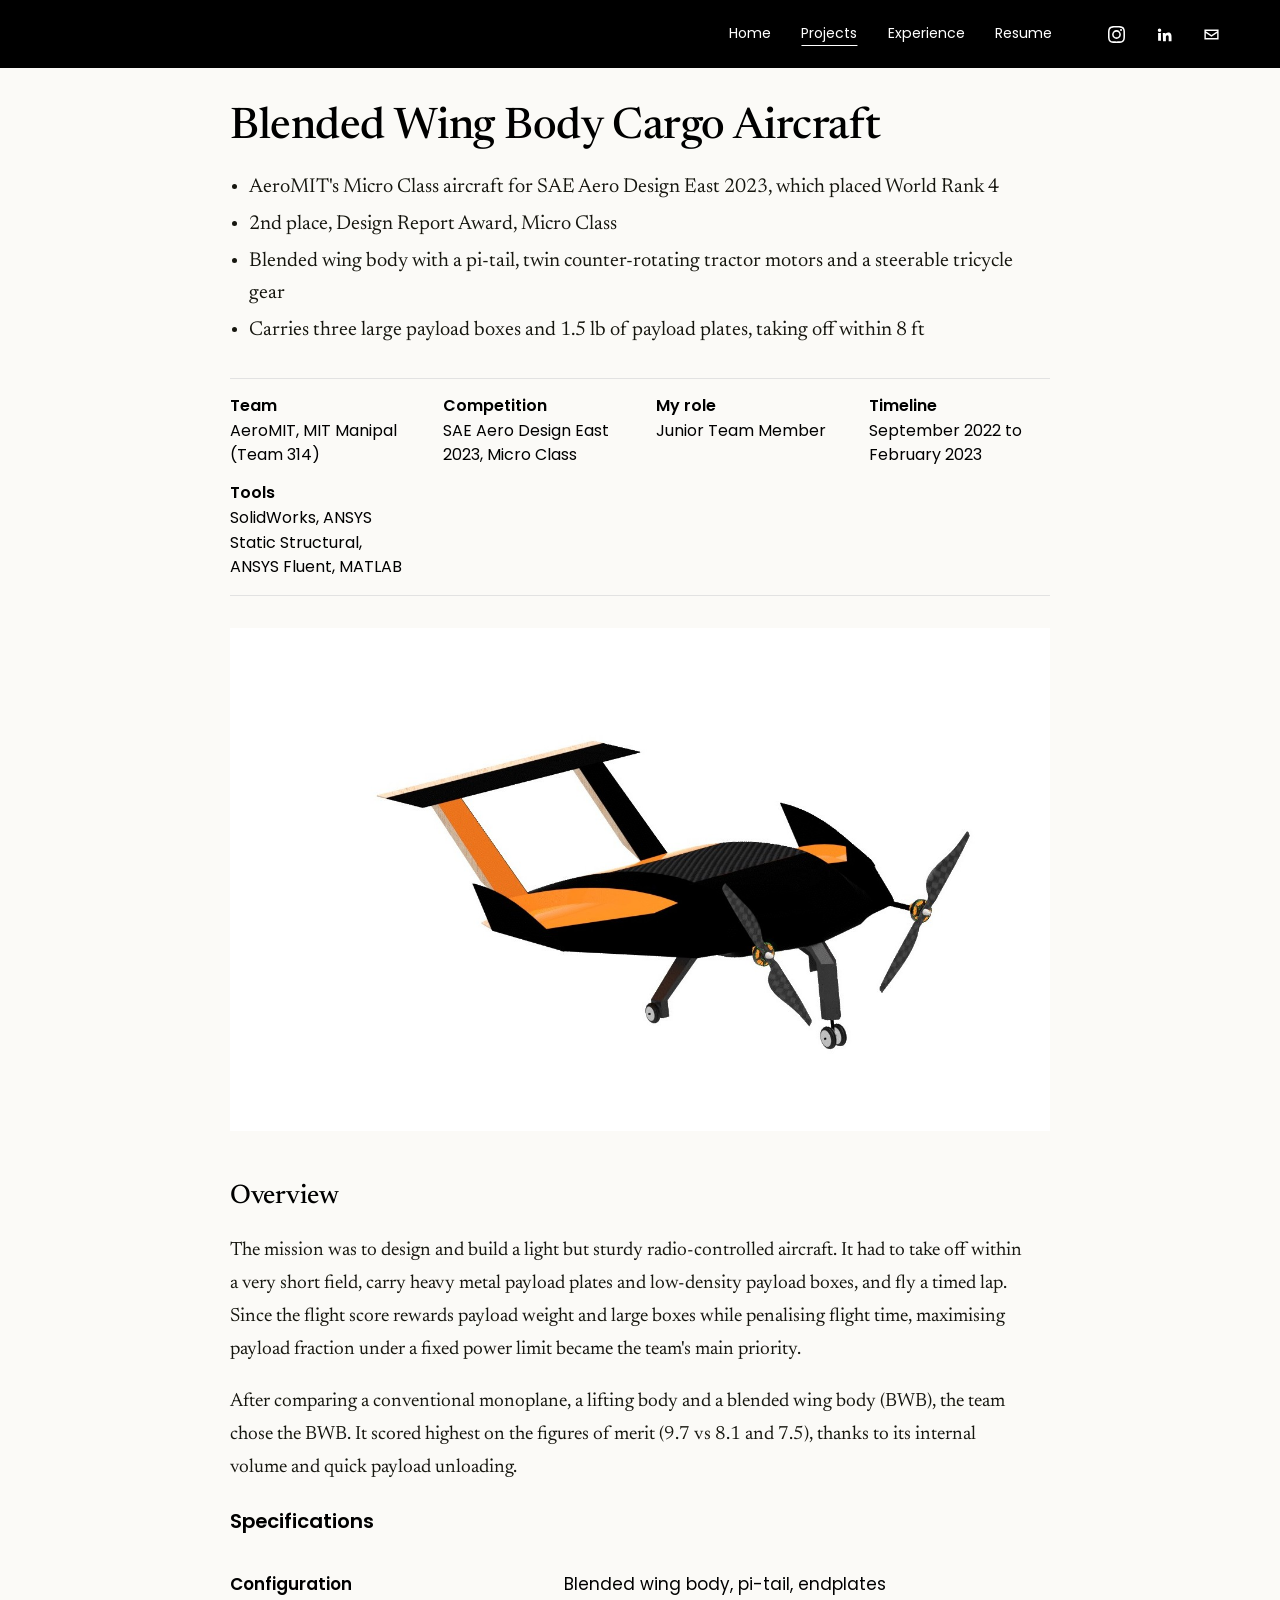
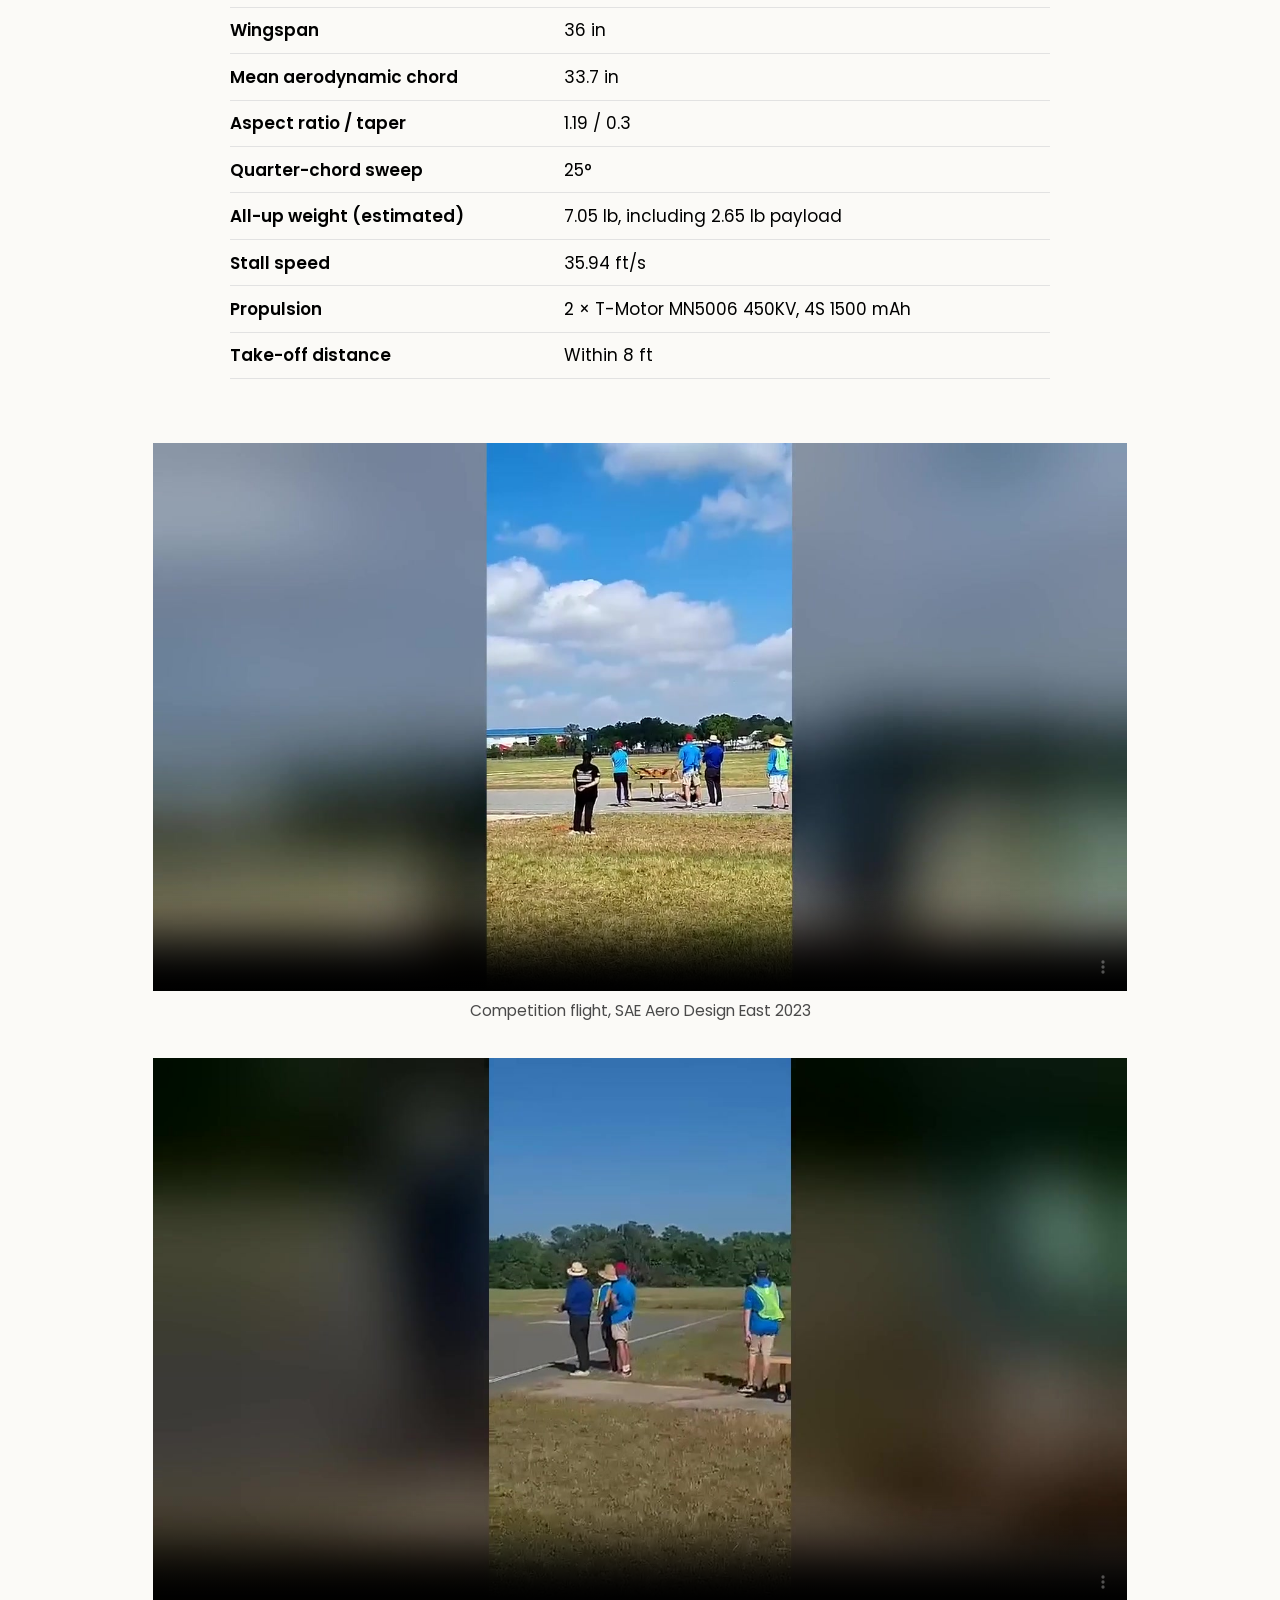
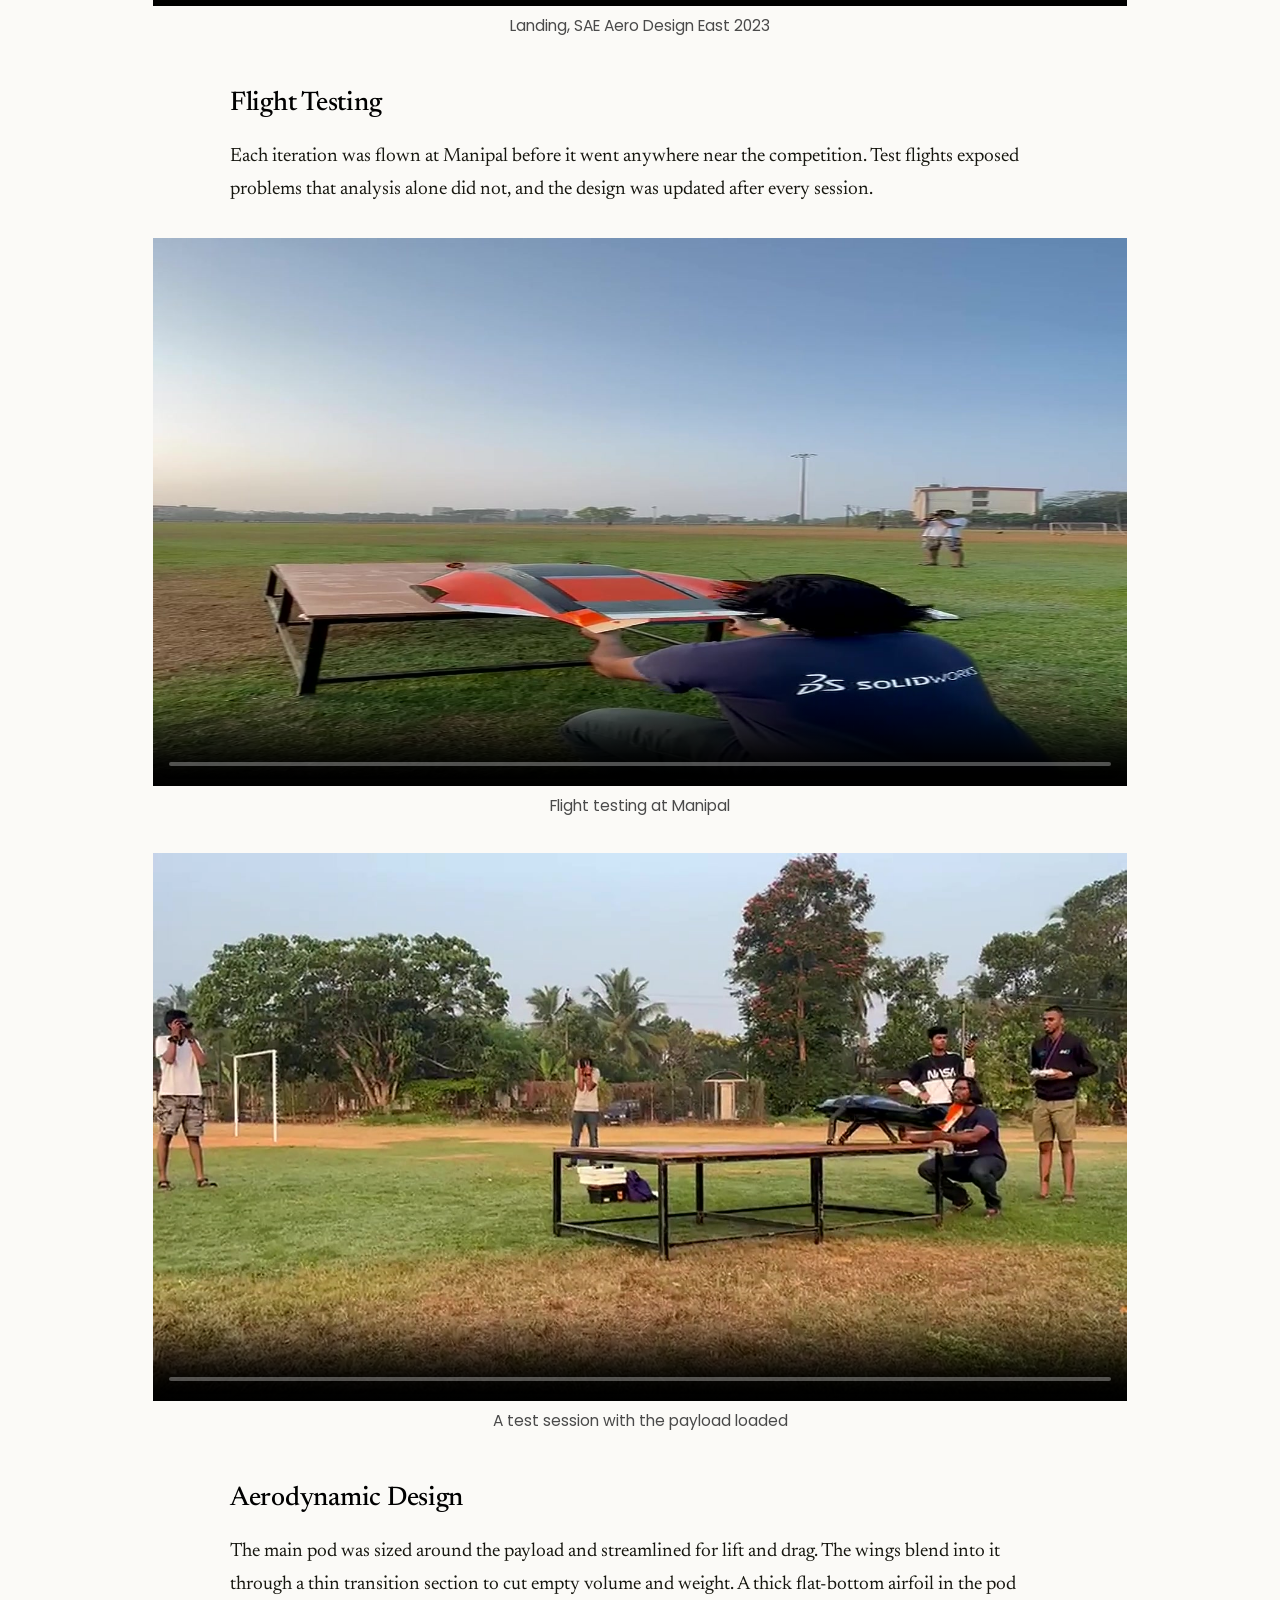
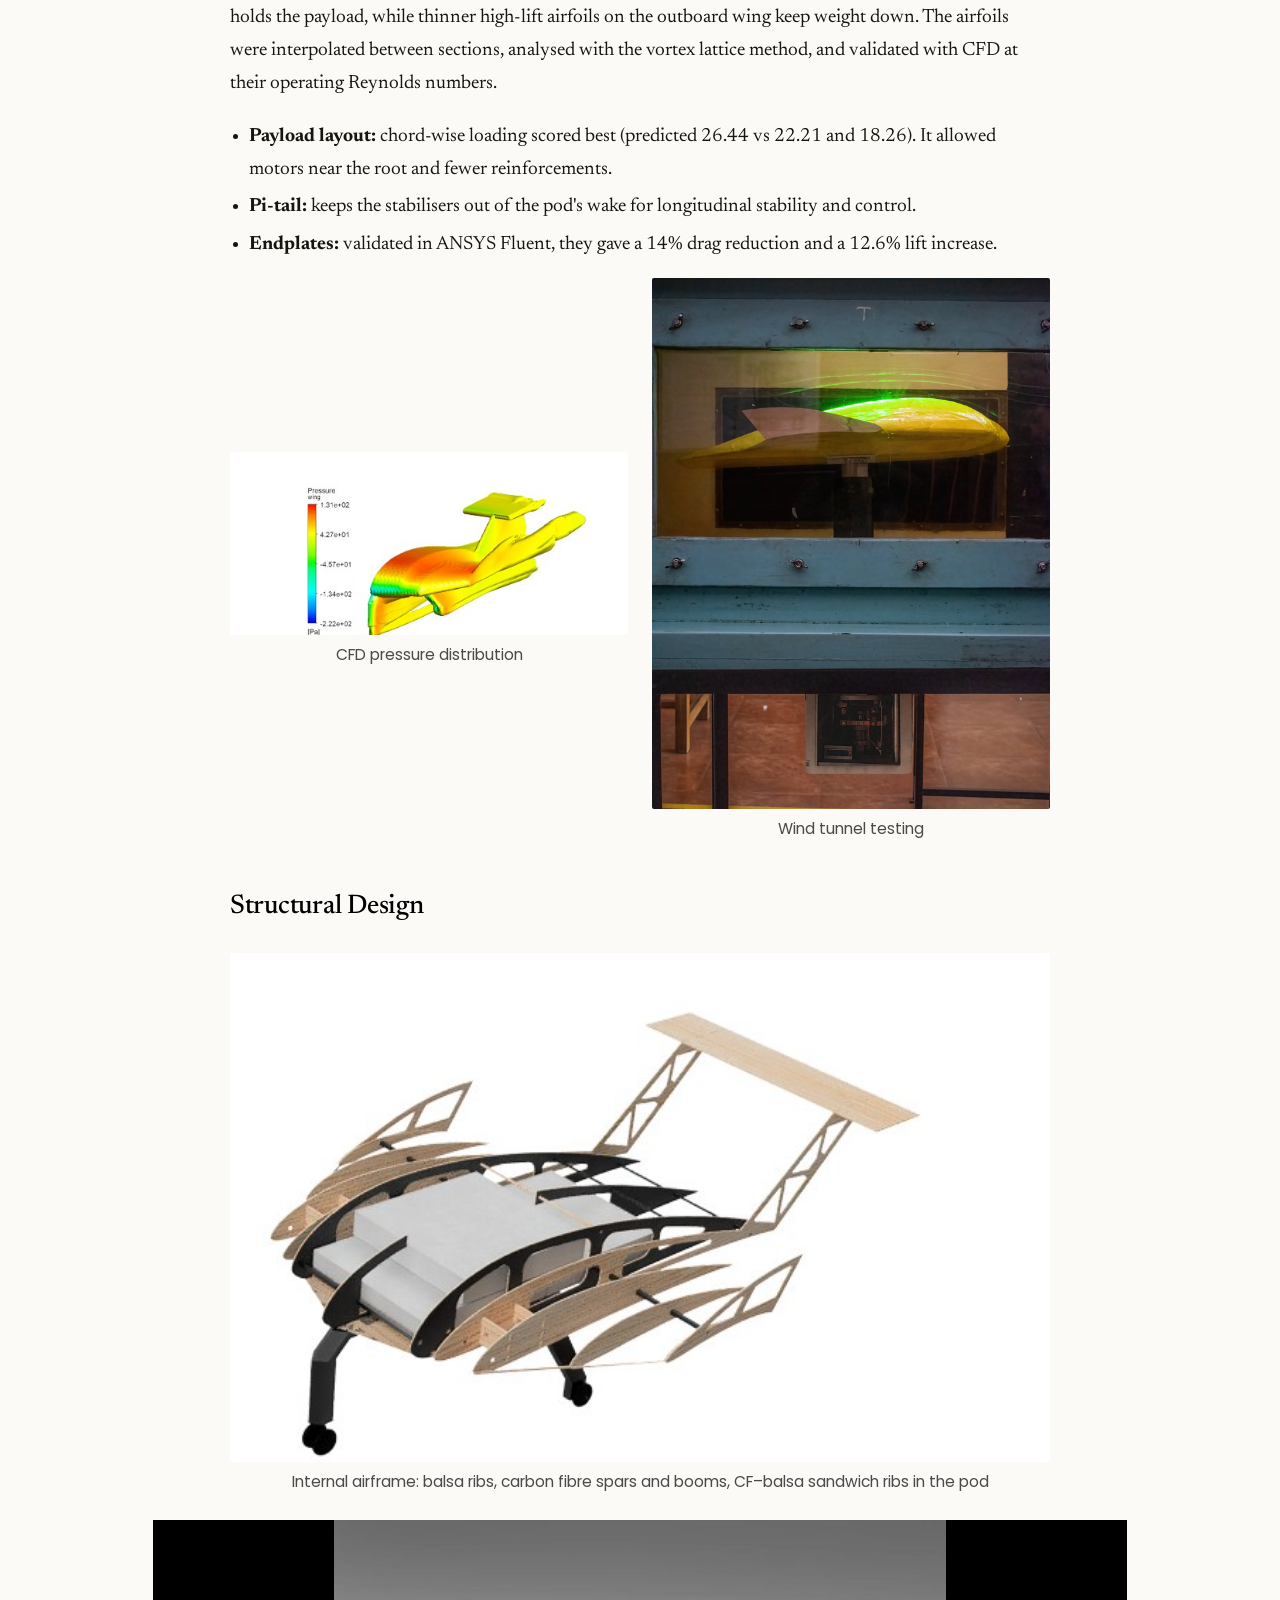
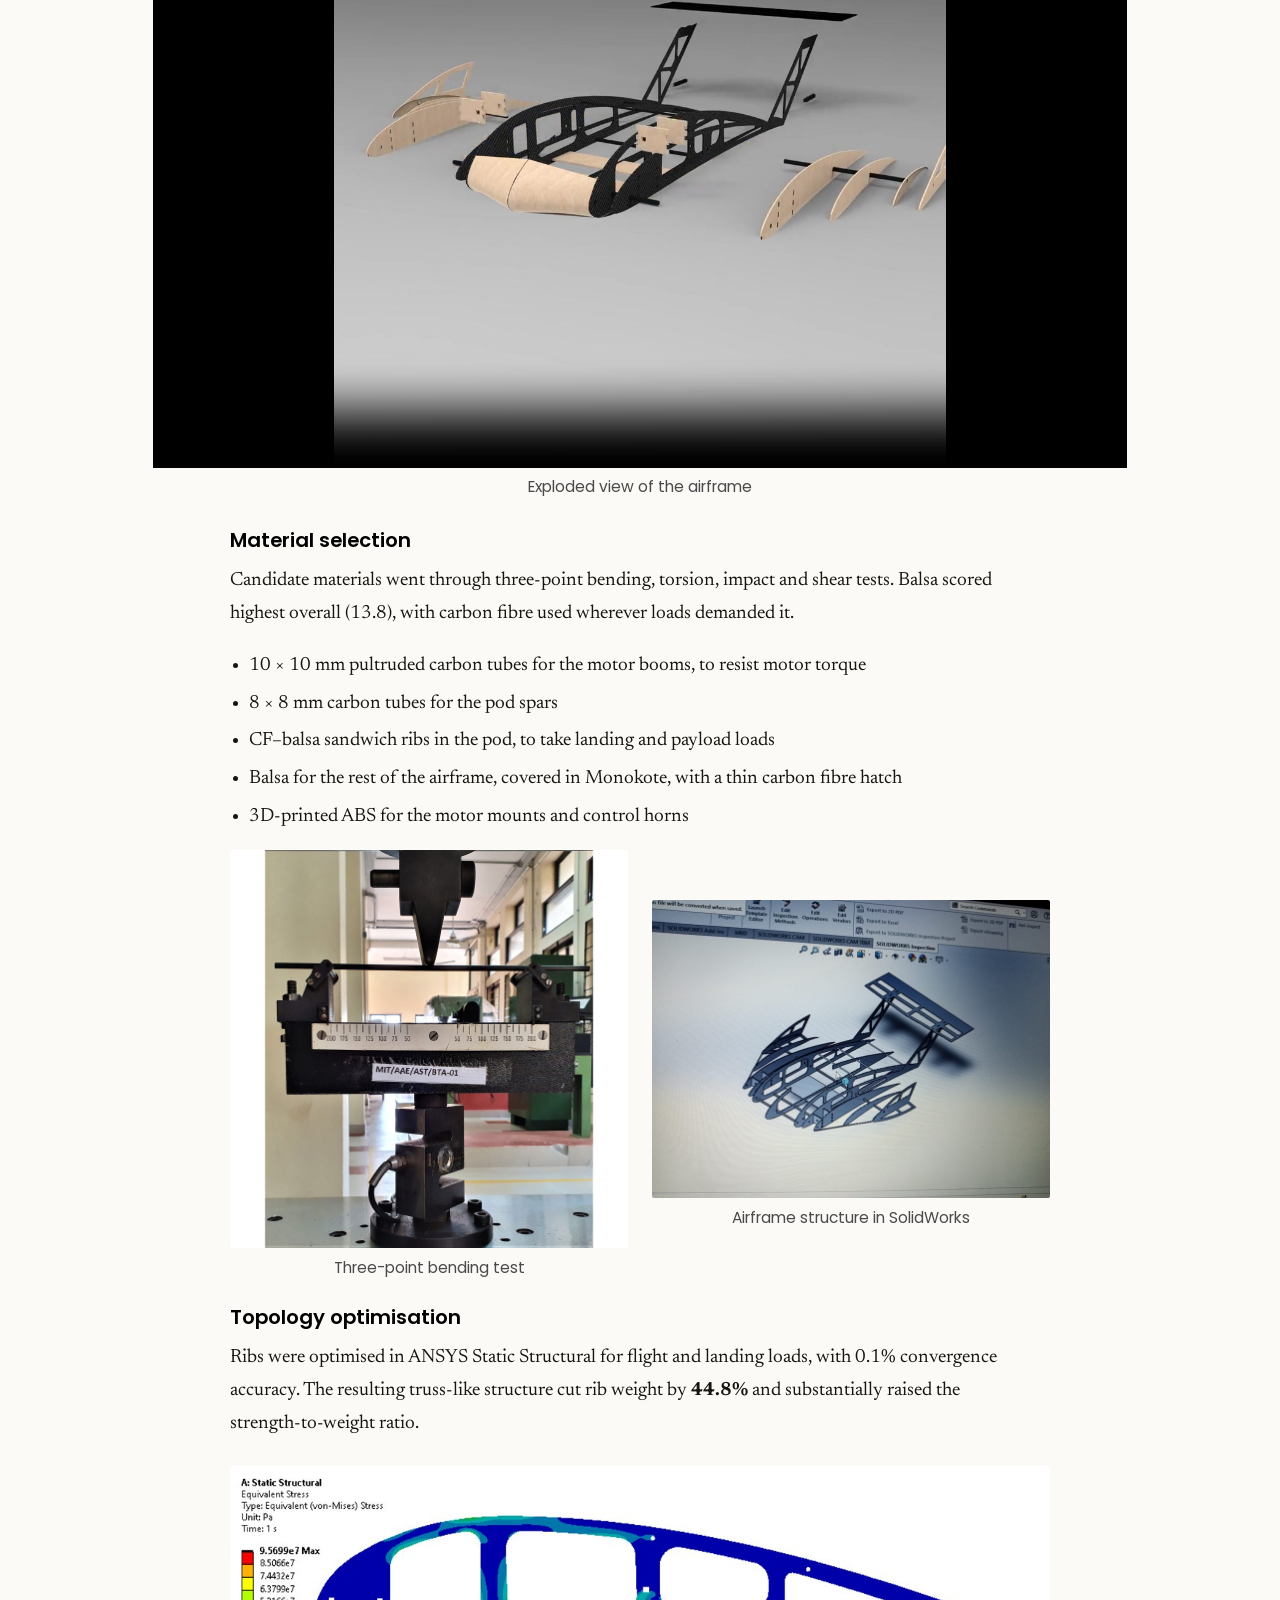
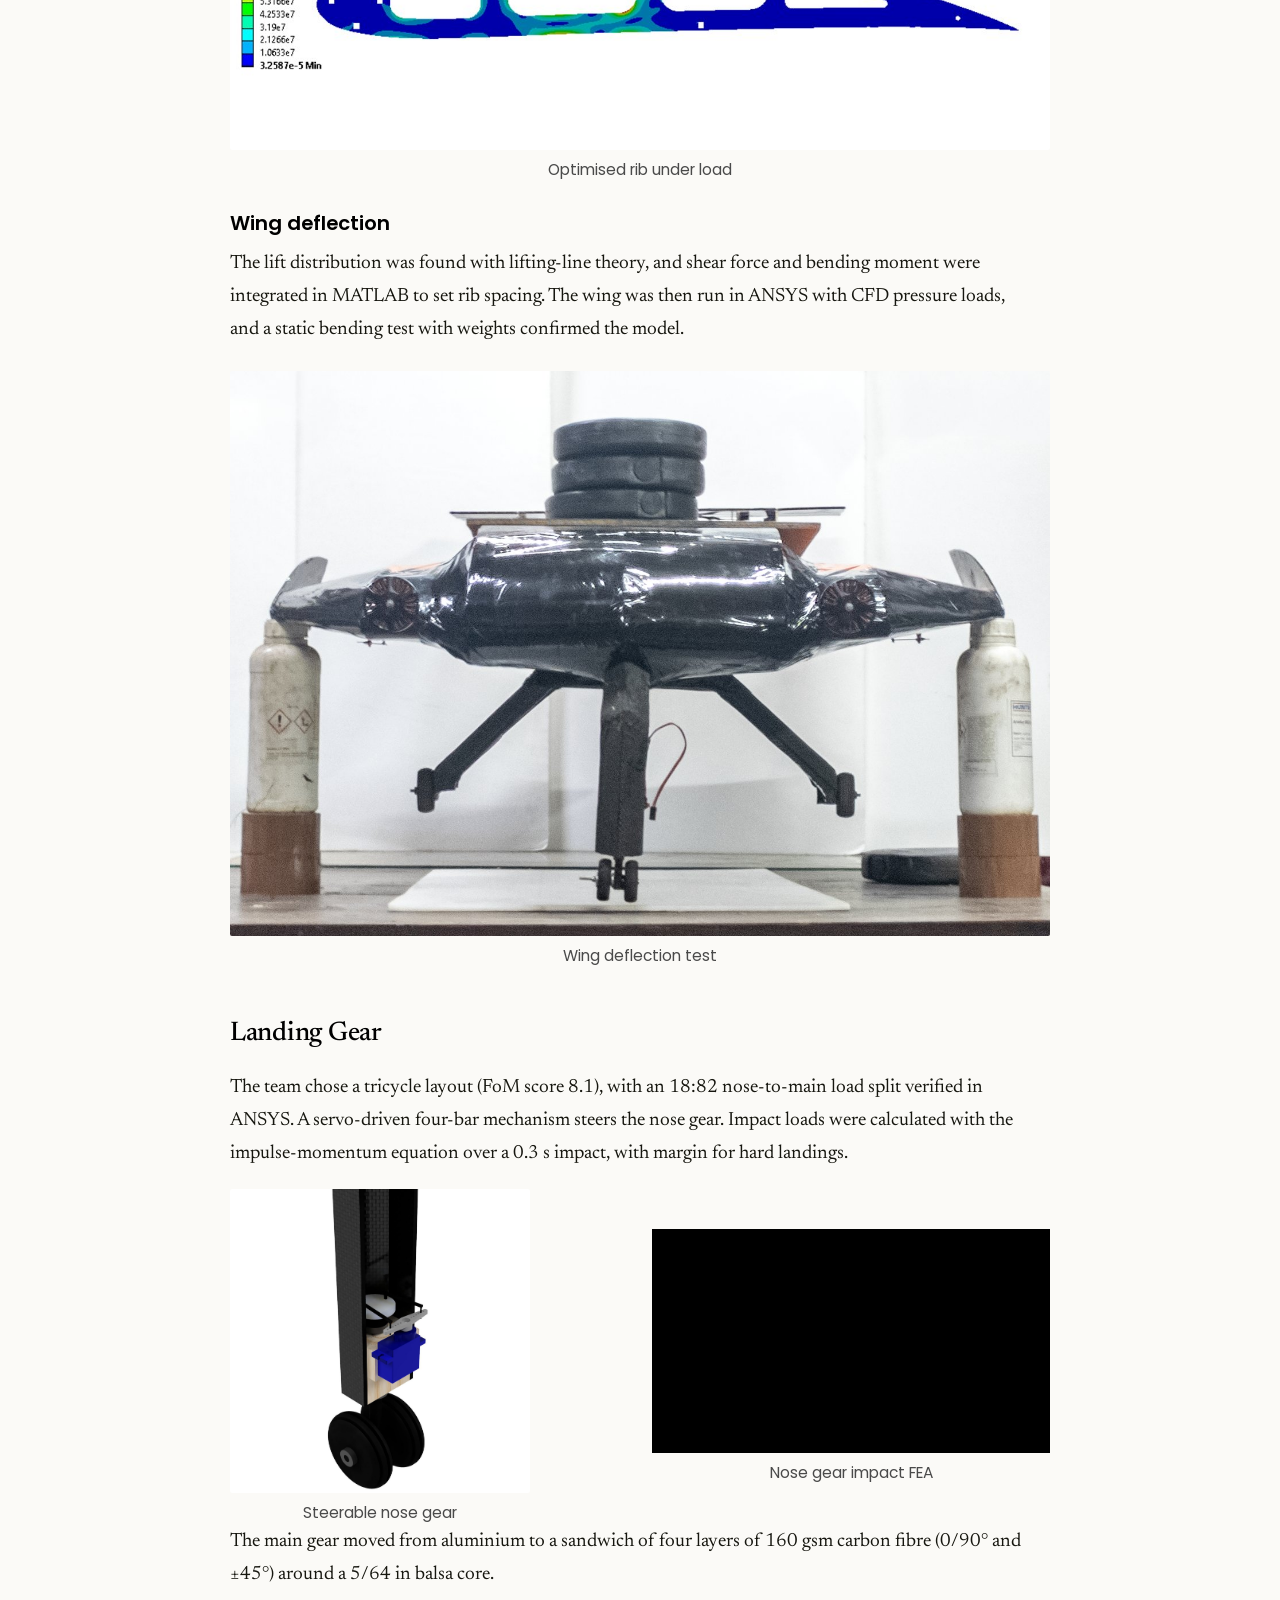
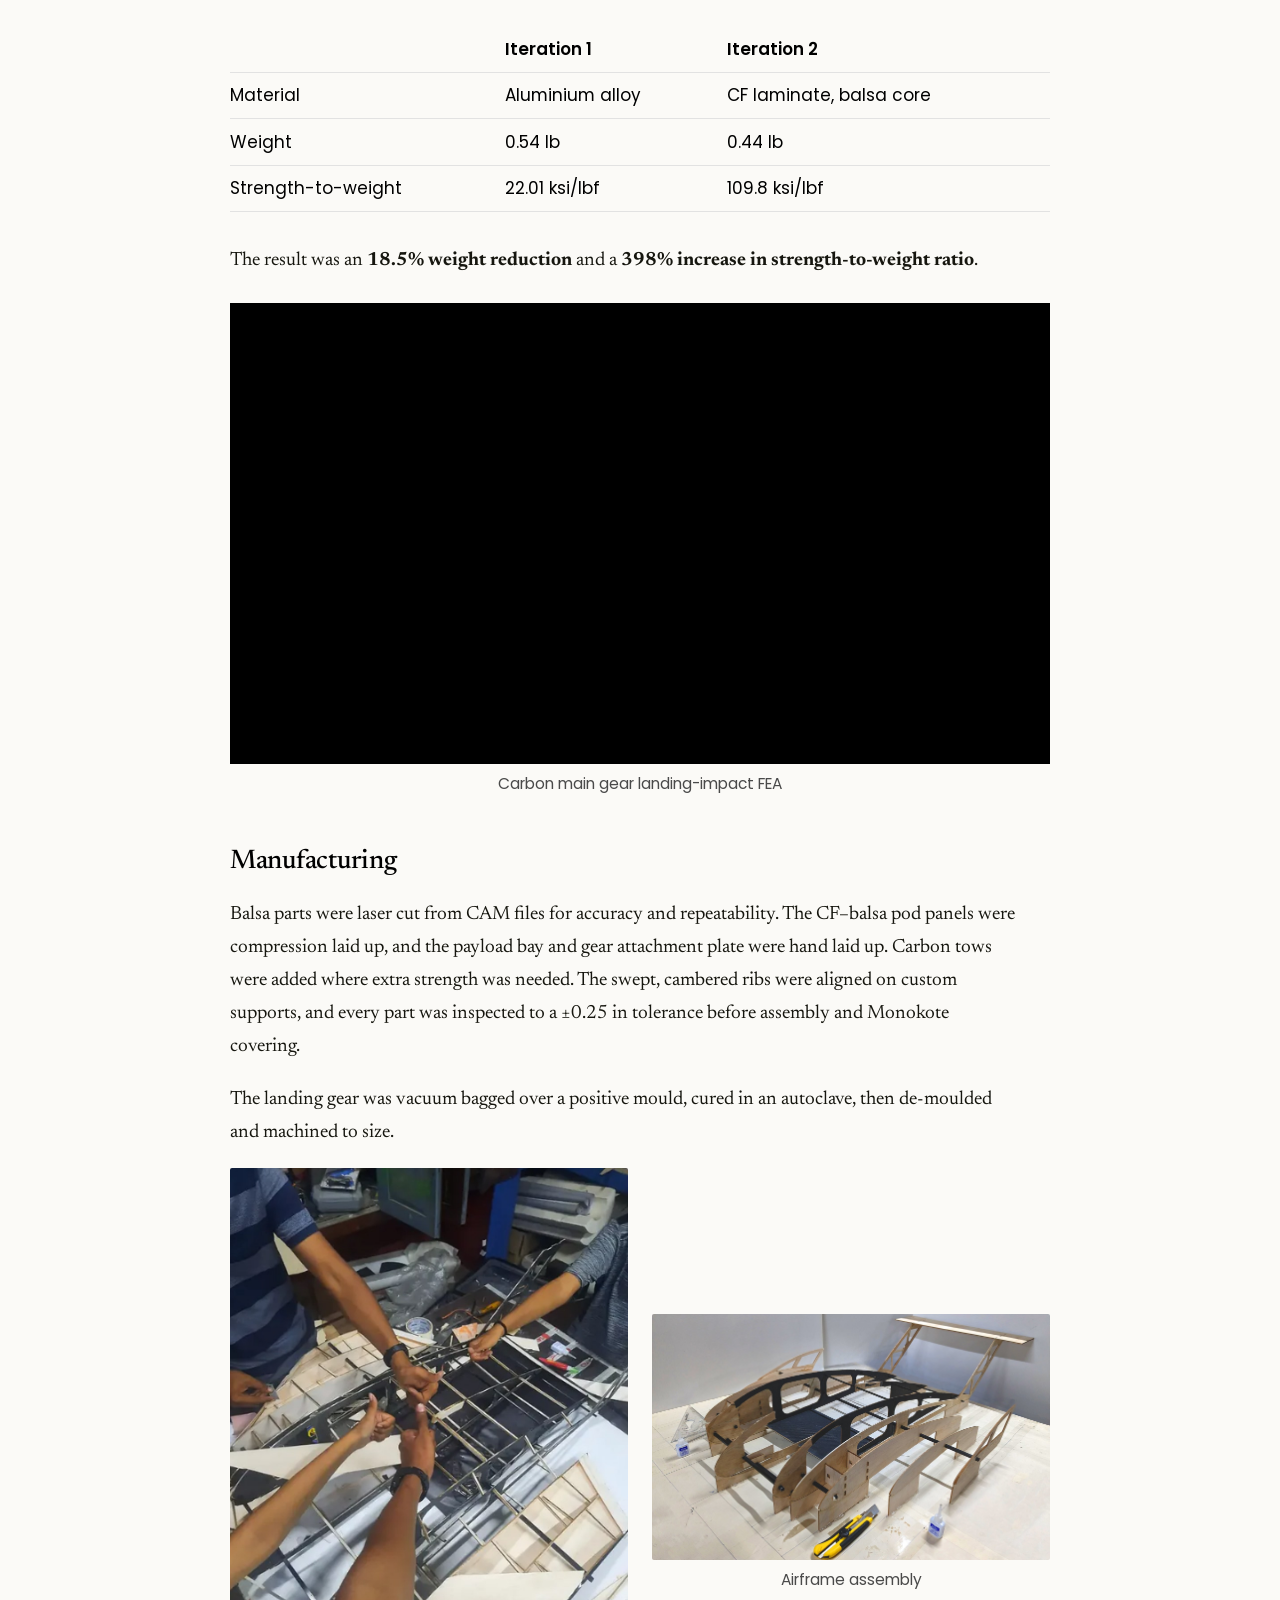
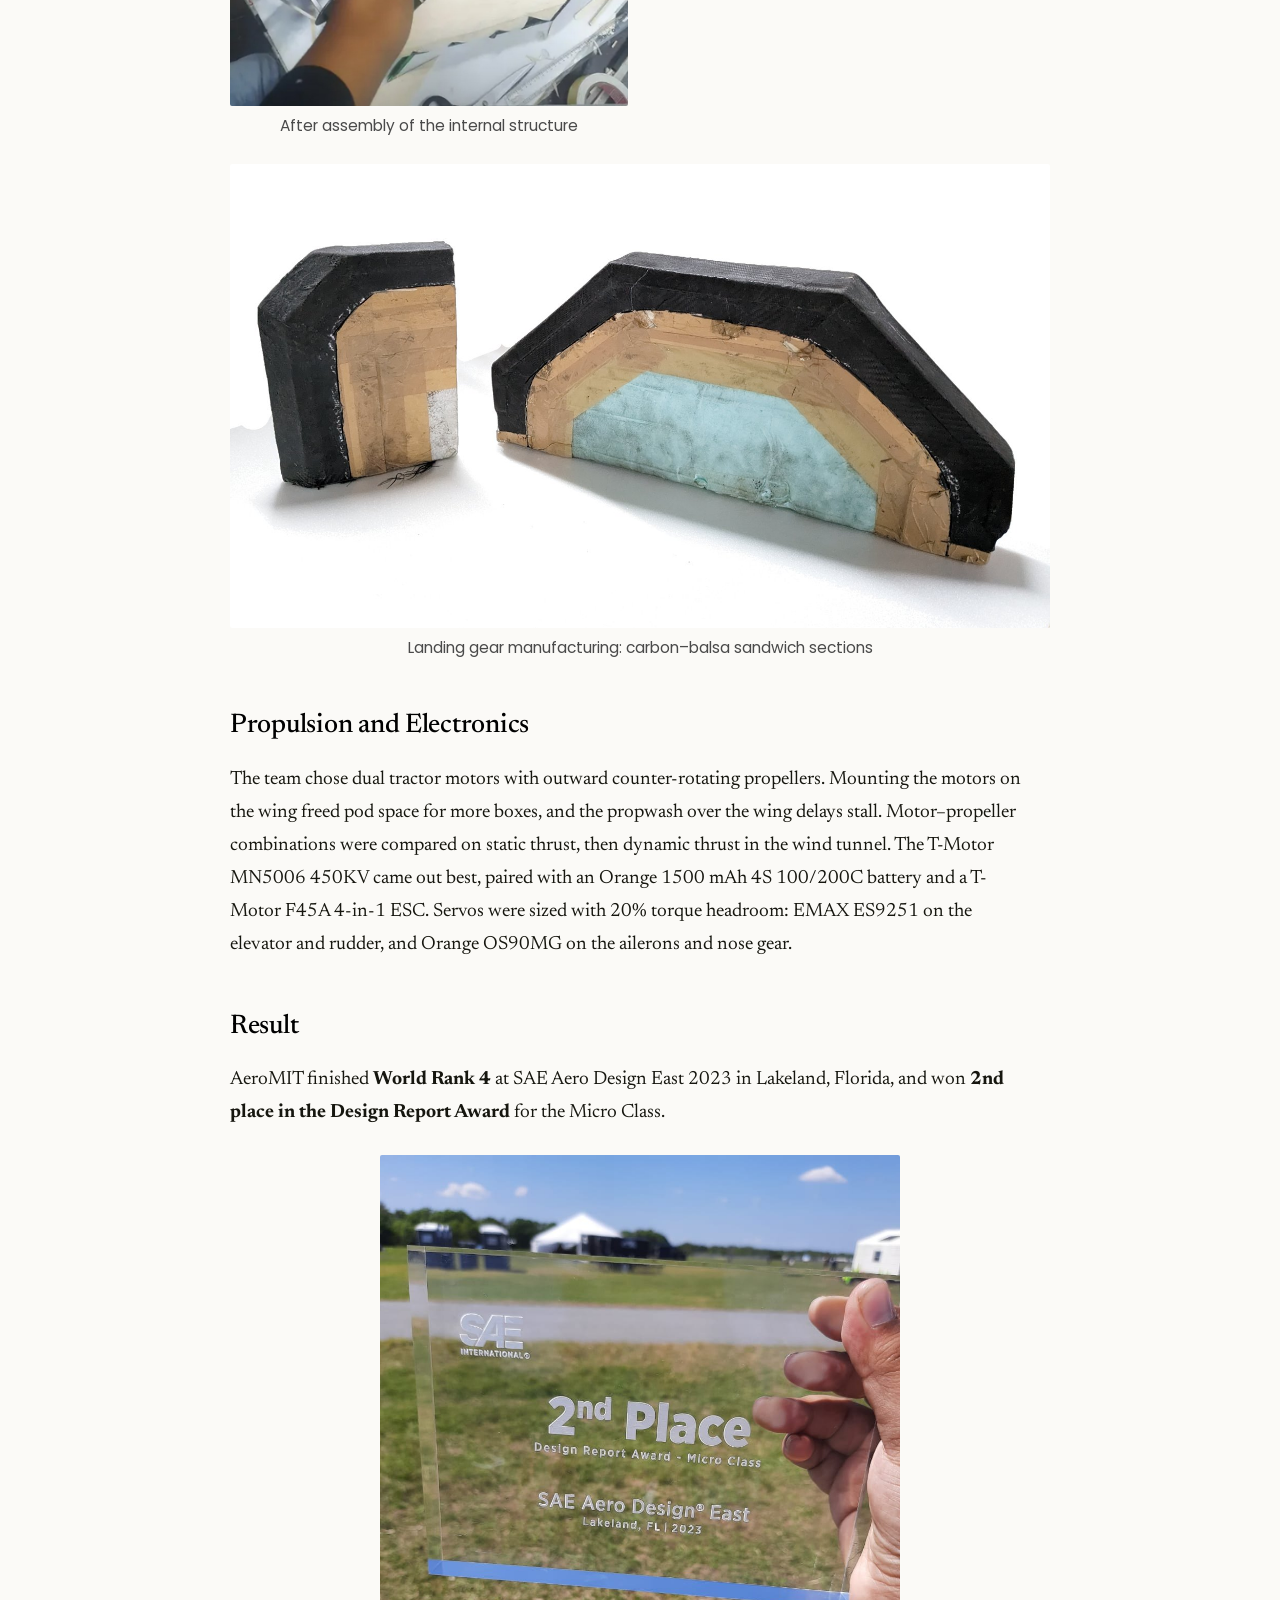
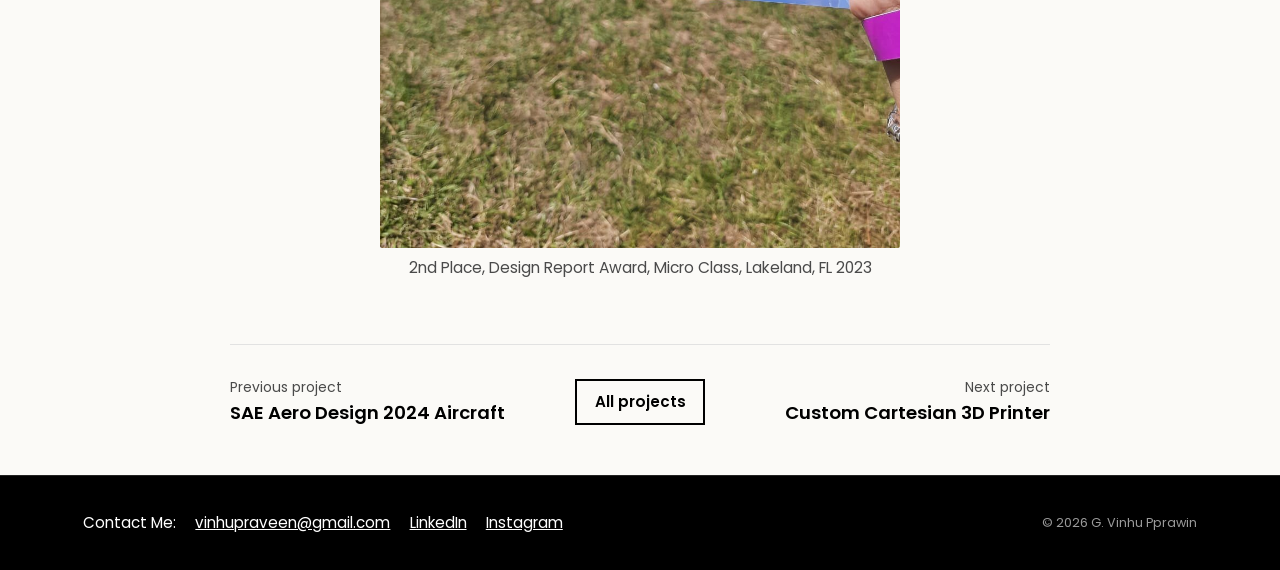
<file: aeromit-bwb-2023.html>
<!DOCTYPE html>
<html lang="en">
<head>
<meta charset="utf-8">
<meta name="viewport" content="width=device-width, initial-scale=1">
<title>Blended Wing Body Cargo Aircraft | G. Vinhu Pprawin</title>
<meta name="description" content="AeroMIT blended wing body aircraft for SAE Aero Design East 2023.">
<meta property="og:title" content="Blended Wing Body Cargo Aircraft | G. Vinhu Pprawin">
<meta property="og:description" content="AeroMIT blended wing body aircraft for SAE Aero Design East 2023.">
<meta property="og:type" content="website">
<meta property="og:image" content="../assets/img/portrait.jpg">
<meta name="theme-color" content="#000000">
<link rel="icon" href="data:image/svg+xml,<svg xmlns='http://www.w3.org/2000/svg' viewBox='0 0 100 100'><text y='.9em' font-size='90'>⚙️</text></svg>">
<link rel="preconnect" href="https://fonts.googleapis.com">
<link rel="preconnect" href="https://fonts.gstatic.com" crossorigin>
<link href="https://fonts.googleapis.com/css2?family=Newsreader:ital,opsz,wght@0,6..72,300..600;1,6..72,300..500&family=Poppins:wght@300;400;500;600;700&display=swap" rel="stylesheet">
<link rel="stylesheet" href="style.css">
</head>
<body>
<a class="skip" href="#main">Skip to content</a>
<header class="bar">
  <div class="container">
    <nav class="menu" aria-label="Main">
      <div class="pages">
        <a href="index.html">Home</a>
        <a href="projects.html" aria-current="page">Projects</a>
        <a href="index.html#experience">Experience</a>
        <a href="Vinhu_Pprawin_Resume.pdf" download download="Vinhu_Pprawin_Resume.pdf">Resume</a>
      </div>
      <div class="icons">
        <a href="https://www.instagram.com/praveeen._._/" aria-label="Instagram"><svg viewBox="0 0 24 24" aria-hidden="true"><path d="M12 2.2c3.2 0 3.6 0 4.8.1 3.3.1 4.8 1.7 4.9 4.9.1 1.3.1 1.6.1 4.8s0 3.6-.1 4.8c-.1 3.2-1.7 4.8-4.9 4.9-1.3.1-1.6.1-4.8.1s-3.6 0-4.8-.1c-3.3-.1-4.8-1.7-4.9-4.9C2.2 15.6 2.2 15.2 2.2 12s0-3.6.1-4.8C2.4 3.9 3.9 2.4 7.2 2.3 8.4 2.2 8.8 2.2 12 2.2zM12 0C8.7 0 8.3 0 7.1.1 2.7.3.3 2.7.1 7.1 0 8.3 0 8.7 0 12s0 3.7.1 4.9c.2 4.4 2.6 6.8 7 7 1.2.1 1.6.1 4.9.1s3.7 0 4.9-.1c4.4-.2 6.8-2.6 7-7 .1-1.2.1-1.6.1-4.9s0-3.7-.1-4.9c-.2-4.4-2.6-6.8-7-7C15.7 0 15.3 0 12 0zm0 5.8a6.2 6.2 0 1 0 0 12.4 6.2 6.2 0 0 0 0-12.4zM12 16a4 4 0 1 1 0-8 4 4 0 0 1 0 8zm6.4-11.8a1.4 1.4 0 1 0 0 2.9 1.4 1.4 0 0 0 0-2.9z"/></svg></a>
        <a href="https://www.linkedin.com/in/contactvinhu/" aria-label="LinkedIn"><svg viewBox="0 0 24 24" aria-hidden="true"><path d="M4.98 3.5a2.5 2.5 0 1 1 0 5 2.5 2.5 0 0 1 0-5zM3 9.75h4v11H3zM9.5 9.75h3.8v1.5h.05c.53-1 1.83-2.05 3.77-2.05 4.03 0 4.78 2.65 4.78 6.1v6.2h-4v-5.5c0-1.31-.02-3-1.83-3-1.83 0-2.11 1.43-2.11 2.9v5.6h-4z"/></svg></a>
        <a href="mailto:vinhupraveen@gmail.com" aria-label="Email"><svg viewBox="0 0 24 24" aria-hidden="true"><path d="M2 5h20v14H2zm2 2v.4l8 5.2 8-5.2V7zm16 2.8-8 5.2-8-5.2V17h16z"/></svg></a>
      </div>
    </nav>
  </div>
</header>
<div id="main"></div>
<main>
<article class="post">
  <h1>Blended Wing Body Cargo Aircraft</h1>
  <ul class="highlights">
    <li>AeroMIT's Micro Class aircraft for SAE Aero Design East 2023, which placed World Rank 4</li>
    <li>2nd place, Design Report Award, Micro Class</li>
    <li>Blended wing body with a pi-tail, twin counter-rotating tractor motors and a steerable tricycle gear</li>
    <li>Carries three large payload boxes and 1.5 lb of payload plates, taking off within 8 ft</li>
  </ul>
  <div class="meta">
    <div><b>Team</b>AeroMIT, MIT Manipal (Team 314)</div>
    <div><b>Competition</b>SAE Aero Design East 2023, Micro Class</div>
    <div><b>My role</b>Junior Team Member</div>
    <div><b>Timeline</b>September 2022 to February 2023</div>
    <div><b>Tools</b>SolidWorks, ANSYS Static Structural, ANSYS Fluent, MATLAB</div>
  </div>

  <figure class="media">
    <video class="autoplay" src="bwb-turntable.mp4" poster="bwb-render.jpg" muted loop playsinline preload="metadata" aria-label="Turntable render of the blended wing body aircraft"></video>
  </figure>

  <h2>Overview</h2>
  <p>The mission was to design and build a light but sturdy radio-controlled aircraft. It had to take off within a very short field, carry heavy metal payload plates and low-density payload boxes, and fly a timed lap. Since the flight score rewards payload weight and large boxes while penalising flight time, maximising payload fraction under a fixed power limit became the team's main priority.</p>
  <p>After comparing a conventional monoplane, a lifting body and a blended wing body (BWB), the team chose the BWB. It scored highest on the figures of merit (9.7 vs 8.1 and 7.5), thanks to its internal volume and quick payload unloading.</p>

  <h3>Specifications</h3>
  <div class="scroll"><table class="specs">
    <tr><th>Configuration</th><td>Blended wing body, pi-tail, endplates</td></tr>
    <tr><th>Wingspan</th><td>36 in</td></tr>
    <tr><th>Mean aerodynamic chord</th><td>33.7 in</td></tr>
    <tr><th>Aspect ratio / taper</th><td>1.19 / 0.3</td></tr>
    <tr><th>Quarter-chord sweep</th><td>25°</td></tr>
    <tr><th>All-up weight (estimated)</th><td>7.05 lb, including 2.65 lb payload</td></tr>
    <tr><th>Stall speed</th><td>35.94 ft/s</td></tr>
    <tr><th>Propulsion</th><td>2 × T-Motor MN5006 450KV, 4S 1500 mAh</td></tr>
    <tr><th>Take-off distance</th><td>Within 8 ft</td></tr>
  </table></div>

  <div class="reels">
    <figure class="media video"><video src="bwb-flight-1.mp4" poster="bwb-flight-1-poster.jpg" controls muted playsinline preload="metadata" aria-label="Flight footage at the competition"></video><figcaption>Competition flight, SAE Aero Design East 2023</figcaption></figure>
    <figure class="media video"><video src="bwb-flight-2.mp4" poster="bwb-flight-2-poster.jpg" controls muted playsinline preload="metadata" aria-label="Landing footage at the competition"></video><figcaption>Landing, SAE Aero Design East 2023</figcaption></figure>
  </div>


  <h2>Flight Testing</h2>
  <p>Each iteration was flown at Manipal before it went anywhere near the competition. Test flights exposed problems that analysis alone did not, and the design was updated after every session.</p>
  <div class="reels">
    <figure class="media video"><video src="am13-flight-manipal-1.mp4" poster="am13-flight-manipal-1-poster.jpg" controls muted playsinline preload="metadata" aria-label="Flight test at Manipal"></video><figcaption>Flight testing at Manipal</figcaption></figure>
    <figure class="media video"><video src="am13-flight-manipal-2.mp4" poster="am13-flight-manipal-2-poster.jpg" controls muted playsinline preload="metadata" aria-label="Second flight test at Manipal"></video><figcaption>A test session with the payload loaded</figcaption></figure>
  </div>

  <h2>Aerodynamic Design</h2>
  <p>The main pod was sized around the payload and streamlined for lift and drag. The wings blend into it through a thin transition section to cut empty volume and weight. A thick flat-bottom airfoil in the pod holds the payload, while thinner high-lift airfoils on the outboard wing keep weight down. The airfoils were interpolated between sections, analysed with the vortex lattice method, and validated with CFD at their operating Reynolds numbers.</p>
  <ul>
    <li><b>Payload layout:</b> chord-wise loading scored best (predicted 26.44 vs 22.21 and 18.26). It allowed motors near the root and fewer reinforcements.</li>
    <li><b>Pi-tail:</b> keeps the stabilisers out of the pod's wake for longitudinal stability and control.</li>
    <li><b>Endplates:</b> validated in ANSYS Fluent, they gave a 14% drag reduction and a 12.6% lift increase.</li>
  </ul>
  <div class="two">
    <figure class="media"><img src="bwb-cfd.jpg" alt="CFD pressure contour on the aircraft" loading="lazy"><figcaption>CFD pressure distribution</figcaption></figure>
    <figure class="media"><img src="bwb-wind-tunnel.jpg" alt="Model in the wind tunnel" loading="lazy"><figcaption>Wind tunnel testing</figcaption></figure>
  </div>

  <h2>Structural Design</h2>
  <figure class="media"><img src="bwb-structure.jpg" alt="Render of the internal airframe with balsa ribs and carbon spars" loading="lazy"><figcaption>Internal airframe: balsa ribs, carbon fibre spars and booms, CF–balsa sandwich ribs in the pod</figcaption></figure>
  <figure class="media video wide"><video class="autoplay" src="bwb-exploded.mp4" poster="bwb-exploded-poster.jpg" muted loop playsinline controls preload="metadata" aria-label="Exploded view animation of the airframe"></video><figcaption>Exploded view of the airframe</figcaption></figure>

  <h3>Material selection</h3>
  <p>Candidate materials went through three-point bending, torsion, impact and shear tests. Balsa scored highest overall (13.8), with carbon fibre used wherever loads demanded it.</p>
  <ul>
    <li>10 × 10 mm pultruded carbon tubes for the motor booms, to resist motor torque</li>
    <li>8 × 8 mm carbon tubes for the pod spars</li>
    <li>CF–balsa sandwich ribs in the pod, to take landing and payload loads</li>
    <li>Balsa for the rest of the airframe, covered in Monokote, with a thin carbon fibre hatch</li>
    <li>3D-printed ABS for the motor mounts and control horns</li>
  </ul>
  <div class="two">
    <figure class="media"><img src="bwb-bend-test.jpg" alt="Three-point bending test on a UTM" loading="lazy"><figcaption>Three-point bending test</figcaption></figure>
    <figure class="media"><img src="bwb-cad-screen.jpg" alt="SolidWorks model of the airframe structure" loading="lazy"><figcaption>Airframe structure in SolidWorks</figcaption></figure>
  </div>

  <h3>Topology optimisation</h3>
  <p>Ribs were optimised in ANSYS Static Structural for flight and landing loads, with 0.1% convergence accuracy. The resulting truss-like structure cut rib weight by <b>44.8%</b> and substantially raised the strength-to-weight ratio.</p>
  <figure class="media"><img src="bwb-rib-topology.jpg" alt="Stress plot of a topology-optimised rib" loading="lazy"><figcaption>Optimised rib under load</figcaption></figure>

  <h3>Wing deflection</h3>
  <p>The lift distribution was found with lifting-line theory, and shear force and bending moment were integrated in MATLAB to set rib spacing. The wing was then run in ANSYS with CFD pressure loads, and a static bending test with weights confirmed the model.</p>
  <figure class="media"><img src="bwb-wing-test.jpg" alt="Wing static bending test with weights" loading="lazy"><figcaption>Wing deflection test</figcaption></figure>

  <h2>Landing Gear</h2>
  <p>The team chose a tricycle layout (FoM score 8.1), with an 18:82 nose-to-main load split verified in ANSYS. A servo-driven four-bar mechanism steers the nose gear. Impact loads were calculated with the impulse-momentum equation over a 0.3 s impact, with margin for hard landings.</p>
  <div class="two">
    <figure class="media narrow"><img src="bwb-nose-gear.jpg" alt="Render of the steerable nose gear with servo" loading="lazy"><figcaption>Steerable nose gear</figcaption></figure>
    <figure class="media video"><video class="autoplay" src="bwb-nose-gear-fea.mp4" muted loop playsinline preload="metadata" aria-label="Nose gear impact FEA animation"></video><figcaption>Nose gear impact FEA</figcaption></figure>
  </div>
  <p>The main gear moved from aluminium to a sandwich of four layers of 160 gsm carbon fibre (0/90° and ±45°) around a 5/64 in balsa core.</p>
  <div class="scroll"><table class="specs">
    <tr><th></th><th>Iteration 1</th><th>Iteration 2</th></tr>
    <tr><td>Material</td><td>Aluminium alloy</td><td>CF laminate, balsa core</td></tr>
    <tr><td>Weight</td><td>0.54 lb</td><td>0.44 lb</td></tr>
    <tr><td>Strength-to-weight</td><td>22.01 ksi/lbf</td><td>109.8 ksi/lbf</td></tr>
  </table></div>
  <p>The result was an <b>18.5% weight reduction</b> and a <b>398% increase in strength-to-weight ratio</b>.</p>
  <figure class="media video"><video class="autoplay" src="bwb-main-gear-fea.mp4" muted loop playsinline preload="metadata" aria-label="Main gear impact FEA animation"></video><figcaption>Carbon main gear landing-impact FEA</figcaption></figure>

  <h2>Manufacturing</h2>
  <p>Balsa parts were laser cut from CAM files for accuracy and repeatability. The CF–balsa pod panels were compression laid up, and the payload bay and gear attachment plate were hand laid up. Carbon tows were added where extra strength was needed. The swept, cambered ribs were aligned on custom supports, and every part was inspected to a ±0.25 in tolerance before assembly and Monokote covering.</p>
  <p>The landing gear was vacuum bagged over a positive mould, cured in an autoclave, then de-moulded and machined to size.</p>
  <div class="two">
    <figure class="media"><img src="bwb-build-team.jpg" alt="Team members aligning the balsa airframe by hand during assembly" loading="lazy"><figcaption>After assembly of the internal structure</figcaption></figure>
    <figure class="media"><img src="bwb-assembly.jpg" alt="Airframe being assembled on rib supports" loading="lazy"><figcaption>Airframe assembly</figcaption></figure>
  </div>
  <figure class="media"><img src="bwb-gear-layup.jpg" alt="Carbon balsa sandwich landing gear sections" loading="lazy"><figcaption>Landing gear manufacturing: carbon–balsa sandwich sections</figcaption></figure>

  <h2>Propulsion and Electronics</h2>
  <p>The team chose dual tractor motors with outward counter-rotating propellers. Mounting the motors on the wing freed pod space for more boxes, and the propwash over the wing delays stall. Motor–propeller combinations were compared on static thrust, then dynamic thrust in the wind tunnel. The T-Motor MN5006 450KV came out best, paired with an Orange 1500 mAh 4S 100/200C battery and a T-Motor F45A 4-in-1 ESC. Servos were sized with 20% torque headroom: EMAX ES9251 on the elevator and rudder, and Orange OS90MG on the ailerons and nose gear.</p>

  <h2>Result</h2>
  <p>AeroMIT finished <b>World Rank 4</b> at SAE Aero Design East 2023 in Lakeland, Florida, and won <b>2nd place in the Design Report Award</b> for the Micro Class.</p>
  <figure class="media" style="max-width:520px;margin-left:auto;margin-right:auto"><img src="bwb-award.jpg" alt="SAE Aero Design East 2023 2nd place Design Report Award, Micro Class" loading="lazy"><figcaption>2nd Place, Design Report Award, Micro Class, Lakeland, FL 2023</figcaption></figure>

  <nav class="pager" aria-label="More projects">
    <a href="aeromit-2024.html"><span>Previous project</span>SAE Aero Design 2024 Aircraft</a>
    <a href="projects.html" class="pager-all">All projects</a>
    <a href="cartesian-3d-printer.html" class="pager-next"><span>Next project</span>Custom Cartesian 3D Printer</a>
  </nav>
</article>
</main>
<footer class="foot">
  <div class="inner">
    <div>Contact Me: <a href="mailto:vinhupraveen@gmail.com">vinhupraveen@gmail.com</a><a href="https://www.linkedin.com/in/contactvinhu/">LinkedIn</a><a href="https://www.instagram.com/praveeen._._/">Instagram</a></div>
    <small>© 2026 G. Vinhu Pprawin</small>
  </div>
</footer>
<script>
(function(){
  var els = [].slice.call(document.querySelectorAll('.reveal'));
  if (!els.length || location.hash) return;
  if (matchMedia('(prefers-reduced-motion: reduce)').matches) return;
  if (!('IntersectionObserver' in window)) return;
  els.forEach(function(el){ el.classList.add('pre'); });
  function show(el){ el.classList.add('in'); }
  var io = new IntersectionObserver(function(entries){
    entries.forEach(function(e){ if (e.isIntersecting) { show(e.target); io.unobserve(e.target); } });
  }, { rootMargin: '0px 0px -6% 0px', threshold: 0.02 });
  els.forEach(function(el){ io.observe(el); });
  function sweep(){
    els.forEach(function(el){
      var r = el.getBoundingClientRect();
      if (r.top < (window.innerHeight || 0) + 80) show(el);
    });
  }
  window.addEventListener('scroll', sweep, { passive: true });
  window.addEventListener('resize', sweep);
  window.addEventListener('load', sweep);
  setTimeout(function(){ els.forEach(show); }, 6000);
})();
</script>
</script>
<script>
if (!matchMedia('(prefers-reduced-motion: reduce)').matches) {
  document.querySelectorAll('video.autoplay').forEach(v => { v.play().catch(() => {}); });
}
</script>
</body>
</html>
</file>
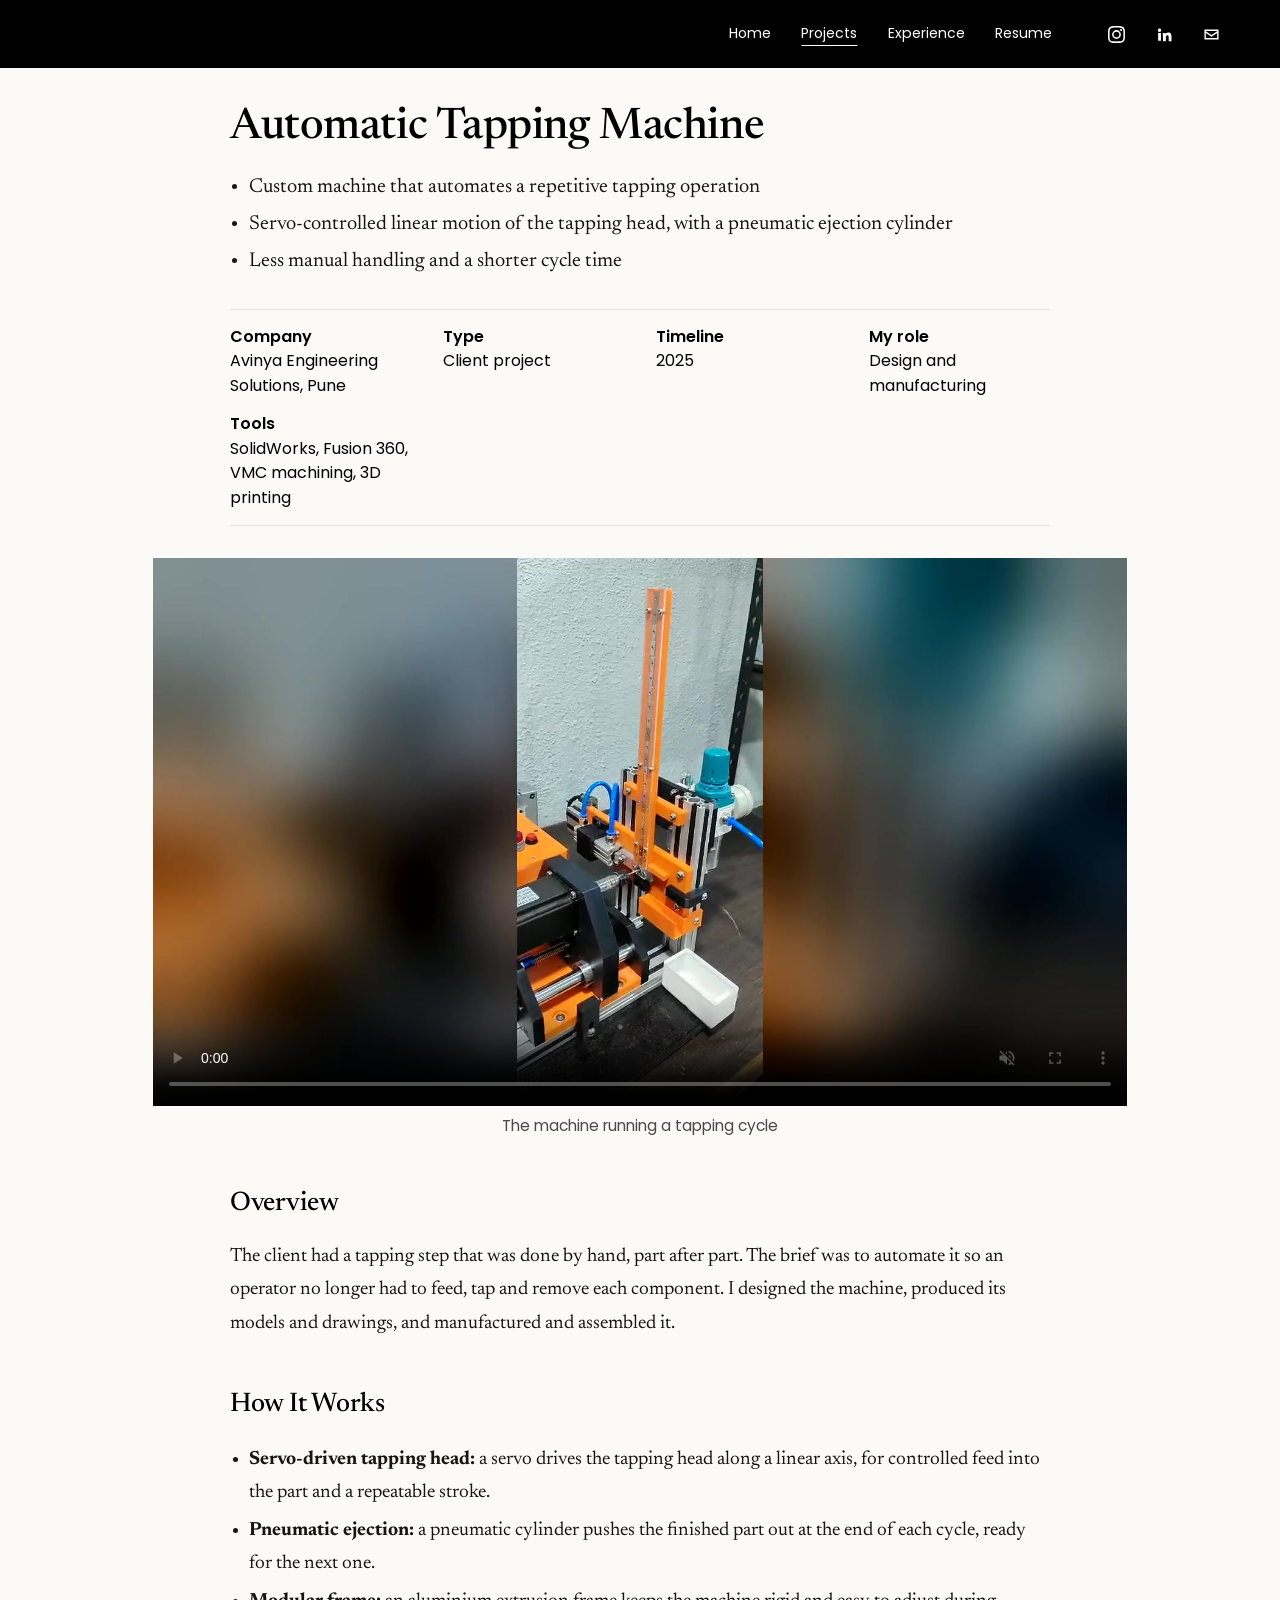
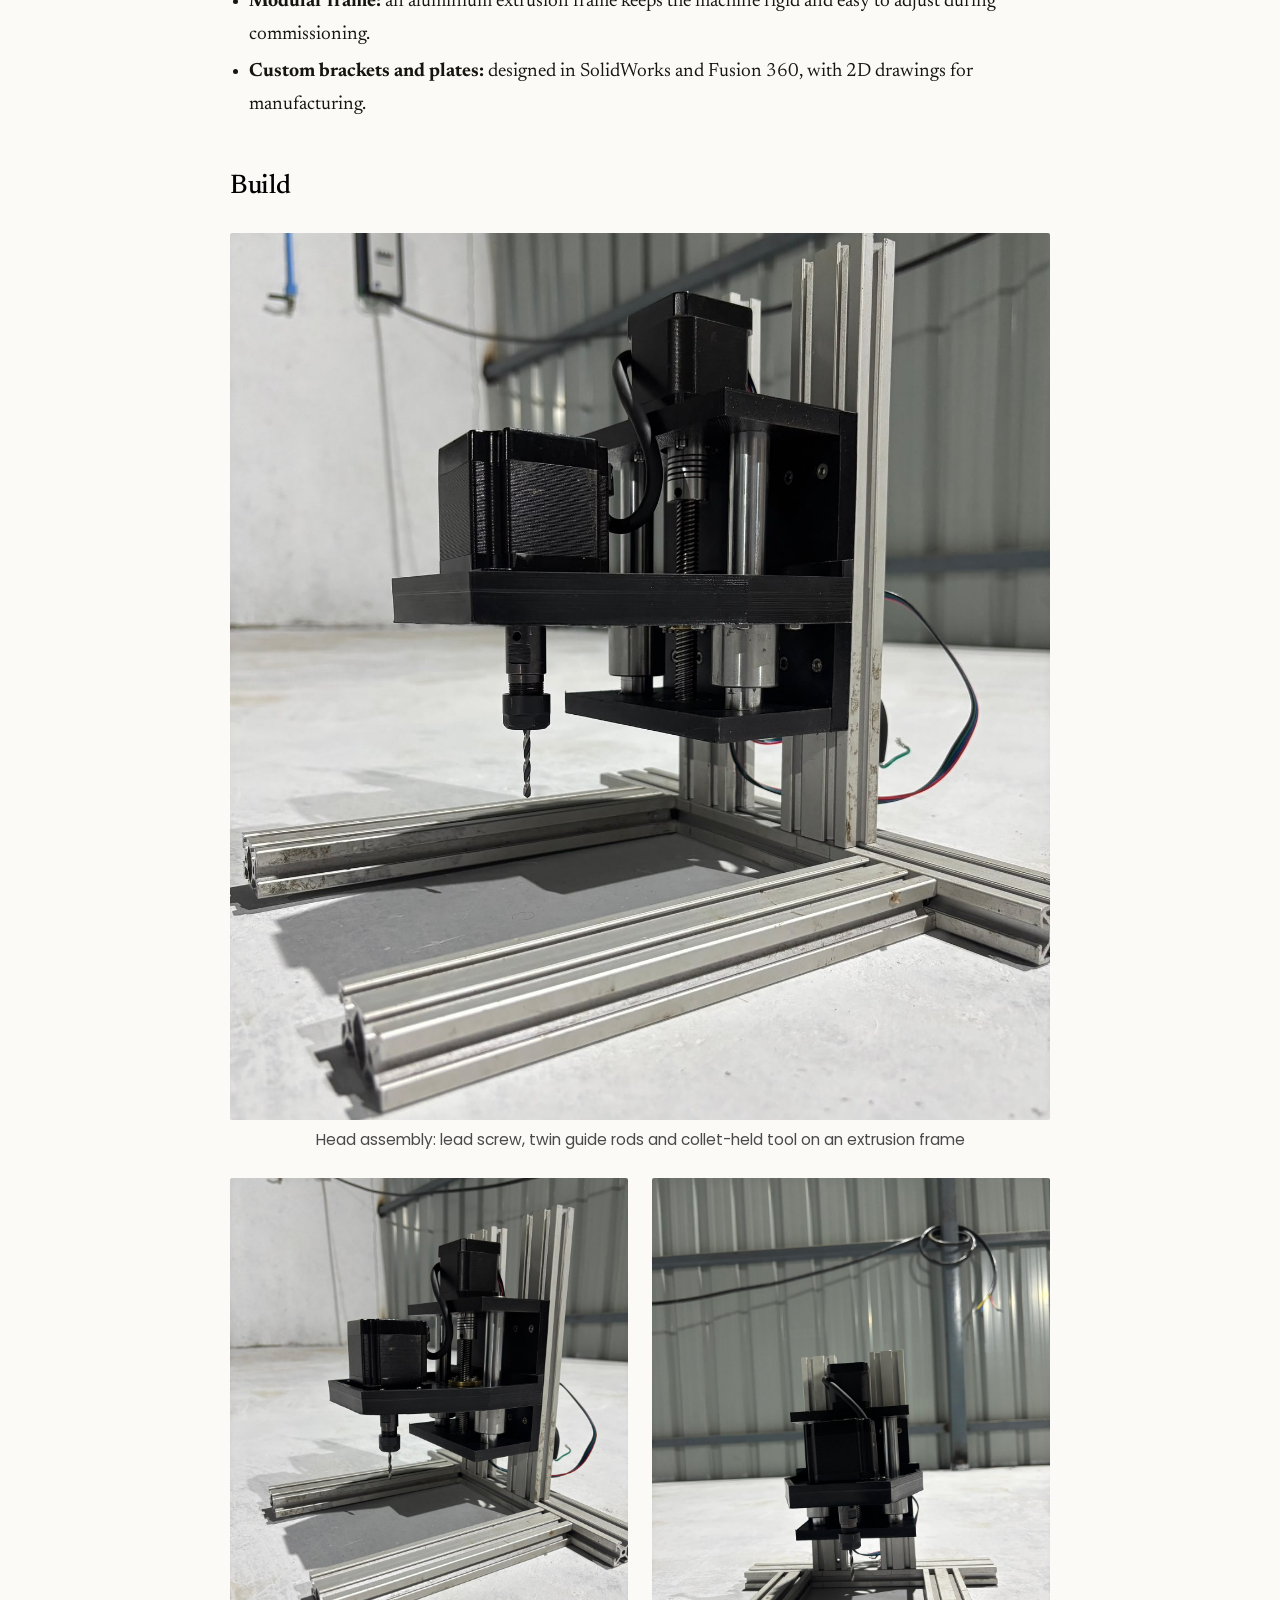
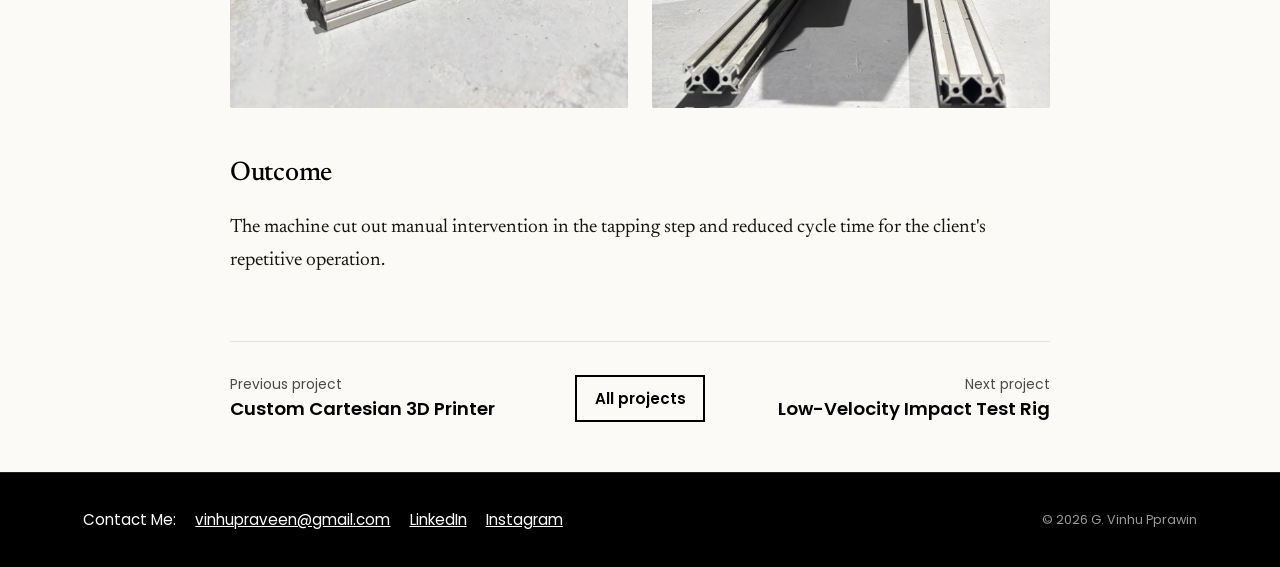
<file: automatic-tapping-machine.html>
<!DOCTYPE html>
<html lang="en">
<head>
<meta charset="utf-8">
<meta name="viewport" content="width=device-width, initial-scale=1">
<title>Automatic Tapping Machine | G. Vinhu Pprawin</title>
<meta name="description" content="Servo-driven automatic tapping machine with pneumatic ejection.">
<meta property="og:title" content="Automatic Tapping Machine | G. Vinhu Pprawin">
<meta property="og:description" content="Servo-driven automatic tapping machine with pneumatic ejection.">
<meta property="og:type" content="website">
<meta property="og:image" content="../assets/img/portrait.jpg">
<meta name="theme-color" content="#000000">
<link rel="icon" href="data:image/svg+xml,<svg xmlns='http://www.w3.org/2000/svg' viewBox='0 0 100 100'><text y='.9em' font-size='90'>⚙️</text></svg>">
<link rel="preconnect" href="https://fonts.googleapis.com">
<link rel="preconnect" href="https://fonts.gstatic.com" crossorigin>
<link href="https://fonts.googleapis.com/css2?family=Newsreader:ital,opsz,wght@0,6..72,300..600;1,6..72,300..500&family=Poppins:wght@300;400;500;600;700&display=swap" rel="stylesheet">
<link rel="stylesheet" href="style.css">
</head>
<body>
<a class="skip" href="#main">Skip to content</a>
<header class="bar">
  <div class="container">
    <nav class="menu" aria-label="Main">
      <div class="pages">
        <a href="index.html">Home</a>
        <a href="projects.html" aria-current="page">Projects</a>
        <a href="index.html#experience">Experience</a>
        <a href="Vinhu_Pprawin_Resume.pdf" download download="Vinhu_Pprawin_Resume.pdf">Resume</a>
      </div>
      <div class="icons">
        <a href="https://www.instagram.com/praveeen._._/" aria-label="Instagram"><svg viewBox="0 0 24 24" aria-hidden="true"><path d="M12 2.2c3.2 0 3.6 0 4.8.1 3.3.1 4.8 1.7 4.9 4.9.1 1.3.1 1.6.1 4.8s0 3.6-.1 4.8c-.1 3.2-1.7 4.8-4.9 4.9-1.3.1-1.6.1-4.8.1s-3.6 0-4.8-.1c-3.3-.1-4.8-1.7-4.9-4.9C2.2 15.6 2.2 15.2 2.2 12s0-3.6.1-4.8C2.4 3.9 3.9 2.4 7.2 2.3 8.4 2.2 8.8 2.2 12 2.2zM12 0C8.7 0 8.3 0 7.1.1 2.7.3.3 2.7.1 7.1 0 8.3 0 8.7 0 12s0 3.7.1 4.9c.2 4.4 2.6 6.8 7 7 1.2.1 1.6.1 4.9.1s3.7 0 4.9-.1c4.4-.2 6.8-2.6 7-7 .1-1.2.1-1.6.1-4.9s0-3.7-.1-4.9c-.2-4.4-2.6-6.8-7-7C15.7 0 15.3 0 12 0zm0 5.8a6.2 6.2 0 1 0 0 12.4 6.2 6.2 0 0 0 0-12.4zM12 16a4 4 0 1 1 0-8 4 4 0 0 1 0 8zm6.4-11.8a1.4 1.4 0 1 0 0 2.9 1.4 1.4 0 0 0 0-2.9z"/></svg></a>
        <a href="https://www.linkedin.com/in/contactvinhu/" aria-label="LinkedIn"><svg viewBox="0 0 24 24" aria-hidden="true"><path d="M4.98 3.5a2.5 2.5 0 1 1 0 5 2.5 2.5 0 0 1 0-5zM3 9.75h4v11H3zM9.5 9.75h3.8v1.5h.05c.53-1 1.83-2.05 3.77-2.05 4.03 0 4.78 2.65 4.78 6.1v6.2h-4v-5.5c0-1.31-.02-3-1.83-3-1.83 0-2.11 1.43-2.11 2.9v5.6h-4z"/></svg></a>
        <a href="mailto:vinhupraveen@gmail.com" aria-label="Email"><svg viewBox="0 0 24 24" aria-hidden="true"><path d="M2 5h20v14H2zm2 2v.4l8 5.2 8-5.2V7zm16 2.8-8 5.2-8-5.2V17h16z"/></svg></a>
      </div>
    </nav>
  </div>
</header>
<div id="main"></div>
<main>
<article class="post">
  <h1>Automatic Tapping Machine</h1>
  <ul class="highlights">
    <li>Custom machine that automates a repetitive tapping operation</li>
    <li>Servo-controlled linear motion of the tapping head, with a pneumatic ejection cylinder</li>
    <li>Less manual handling and a shorter cycle time</li>
  </ul>
  <div class="meta">
    <div><b>Company</b>Avinya Engineering Solutions, Pune</div>
    <div><b>Type</b>Client project</div>
    <div><b>Timeline</b>2025</div>
    <div><b>My role</b>Design and manufacturing</div>
    <div><b>Tools</b>SolidWorks, Fusion 360, VMC machining, 3D printing</div>
  </div>

  <figure class="media video wide">
    <video class="autoplay" src="tapping-machine.mp4" poster="tapping-machine-poster.jpg" muted loop playsinline controls preload="metadata" aria-label="The automatic tapping machine running a cycle"></video>
    <figcaption>The machine running a tapping cycle</figcaption>
  </figure>

  <h2>Overview</h2>
  <p>The client had a tapping step that was done by hand, part after part. The brief was to automate it so an operator no longer had to feed, tap and remove each component. I designed the machine, produced its models and drawings, and manufactured and assembled it.</p>

  <h2>How It Works</h2>
  <ul>
    <li><b>Servo-driven tapping head:</b> a servo drives the tapping head along a linear axis, for controlled feed into the part and a repeatable stroke.</li>
    <li><b>Pneumatic ejection:</b> a pneumatic cylinder pushes the finished part out at the end of each cycle, ready for the next one.</li>
    <li><b>Modular frame:</b> an aluminium extrusion frame keeps the machine rigid and easy to adjust during commissioning.</li>
    <li><b>Custom brackets and plates:</b> designed in SolidWorks and Fusion 360, with 2D drawings for manufacturing.</li>
  </ul>

  <h2>Build</h2>
  <figure class="media"><img src="tapping-head-side.jpg" alt="Stepper-driven vertical head with lead screw, guide rods and a collet-held tool on an extrusion frame" loading="lazy"><figcaption>Head assembly: lead screw, twin guide rods and collet-held tool on an extrusion frame</figcaption></figure>
  <div class="two">
    <figure class="media"><img src="tapping-head-angle.jpg" alt="Angled view of the head assembly" loading="lazy"></figure>
    <figure class="media"><img src="tapping-head-front.jpg" alt="Front view of the head assembly" loading="lazy"></figure>
  </div>

  <h2>Outcome</h2>
  <p>The machine cut out manual intervention in the tapping step and reduced cycle time for the client's repetitive operation.</p>

  <nav class="pager" aria-label="More projects">
    <a href="cartesian-3d-printer.html"><span>Previous project</span>Custom Cartesian 3D Printer</a>
    <a href="projects.html" class="pager-all">All projects</a>
    <a href="lvi-impact-tester.html" class="pager-next"><span>Next project</span>Low-Velocity Impact Test Rig</a>
  </nav>
</article>
</main>
<footer class="foot">
  <div class="inner">
    <div>Contact Me: <a href="mailto:vinhupraveen@gmail.com">vinhupraveen@gmail.com</a><a href="https://www.linkedin.com/in/contactvinhu/">LinkedIn</a><a href="https://www.instagram.com/praveeen._._/">Instagram</a></div>
    <small>© 2026 G. Vinhu Pprawin</small>
  </div>
</footer>
<script>
(function(){
  var els = [].slice.call(document.querySelectorAll('.reveal'));
  if (!els.length || location.hash) return;
  if (matchMedia('(prefers-reduced-motion: reduce)').matches) return;
  if (!('IntersectionObserver' in window)) return;
  els.forEach(function(el){ el.classList.add('pre'); });
  function show(el){ el.classList.add('in'); }
  var io = new IntersectionObserver(function(entries){
    entries.forEach(function(e){ if (e.isIntersecting) { show(e.target); io.unobserve(e.target); } });
  }, { rootMargin: '0px 0px -6% 0px', threshold: 0.02 });
  els.forEach(function(el){ io.observe(el); });
  function sweep(){
    els.forEach(function(el){
      var r = el.getBoundingClientRect();
      if (r.top < (window.innerHeight || 0) + 80) show(el);
    });
  }
  window.addEventListener('scroll', sweep, { passive: true });
  window.addEventListener('resize', sweep);
  window.addEventListener('load', sweep);
  setTimeout(function(){ els.forEach(show); }, 6000);
})();
</script>
</script>
<script>
if (!matchMedia('(prefers-reduced-motion: reduce)').matches) {
  document.querySelectorAll('video.autoplay').forEach(v => { v.play().catch(() => {}); });
}
</script>
</body>
</html>
</file>
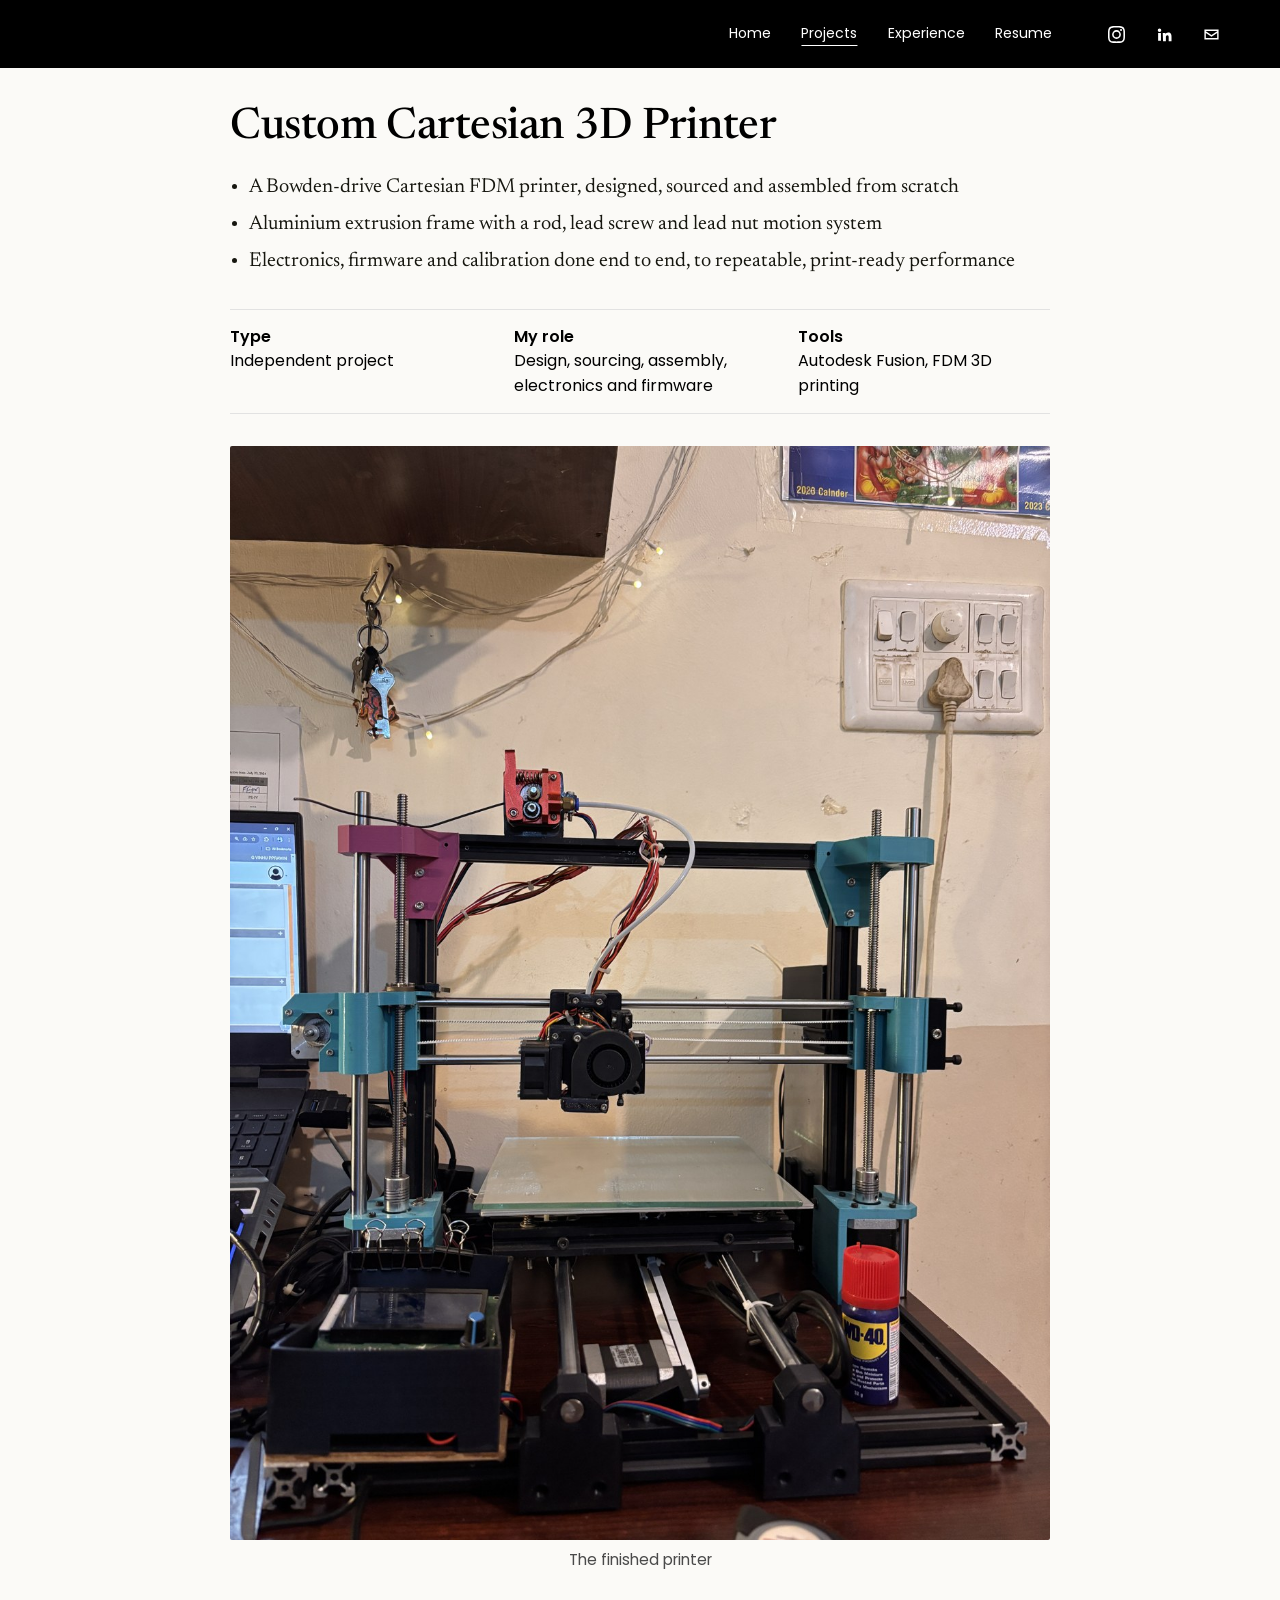
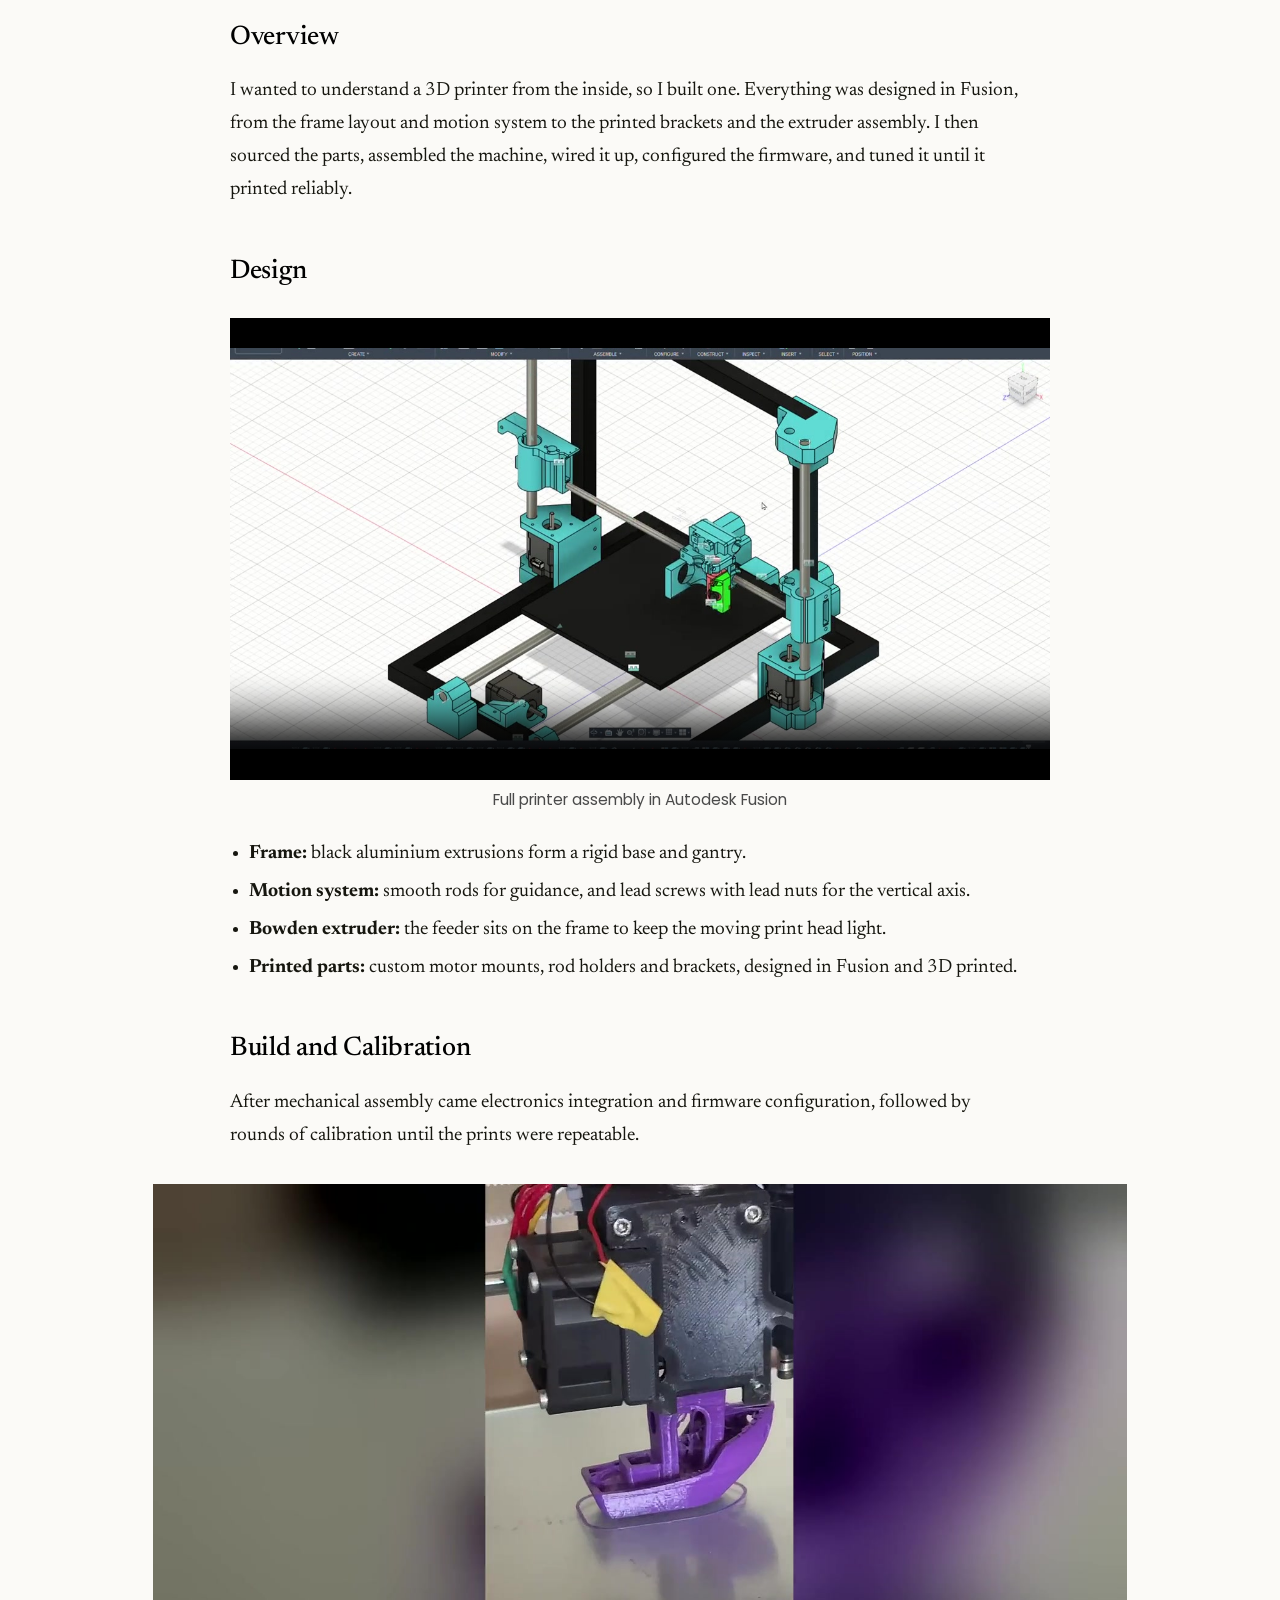
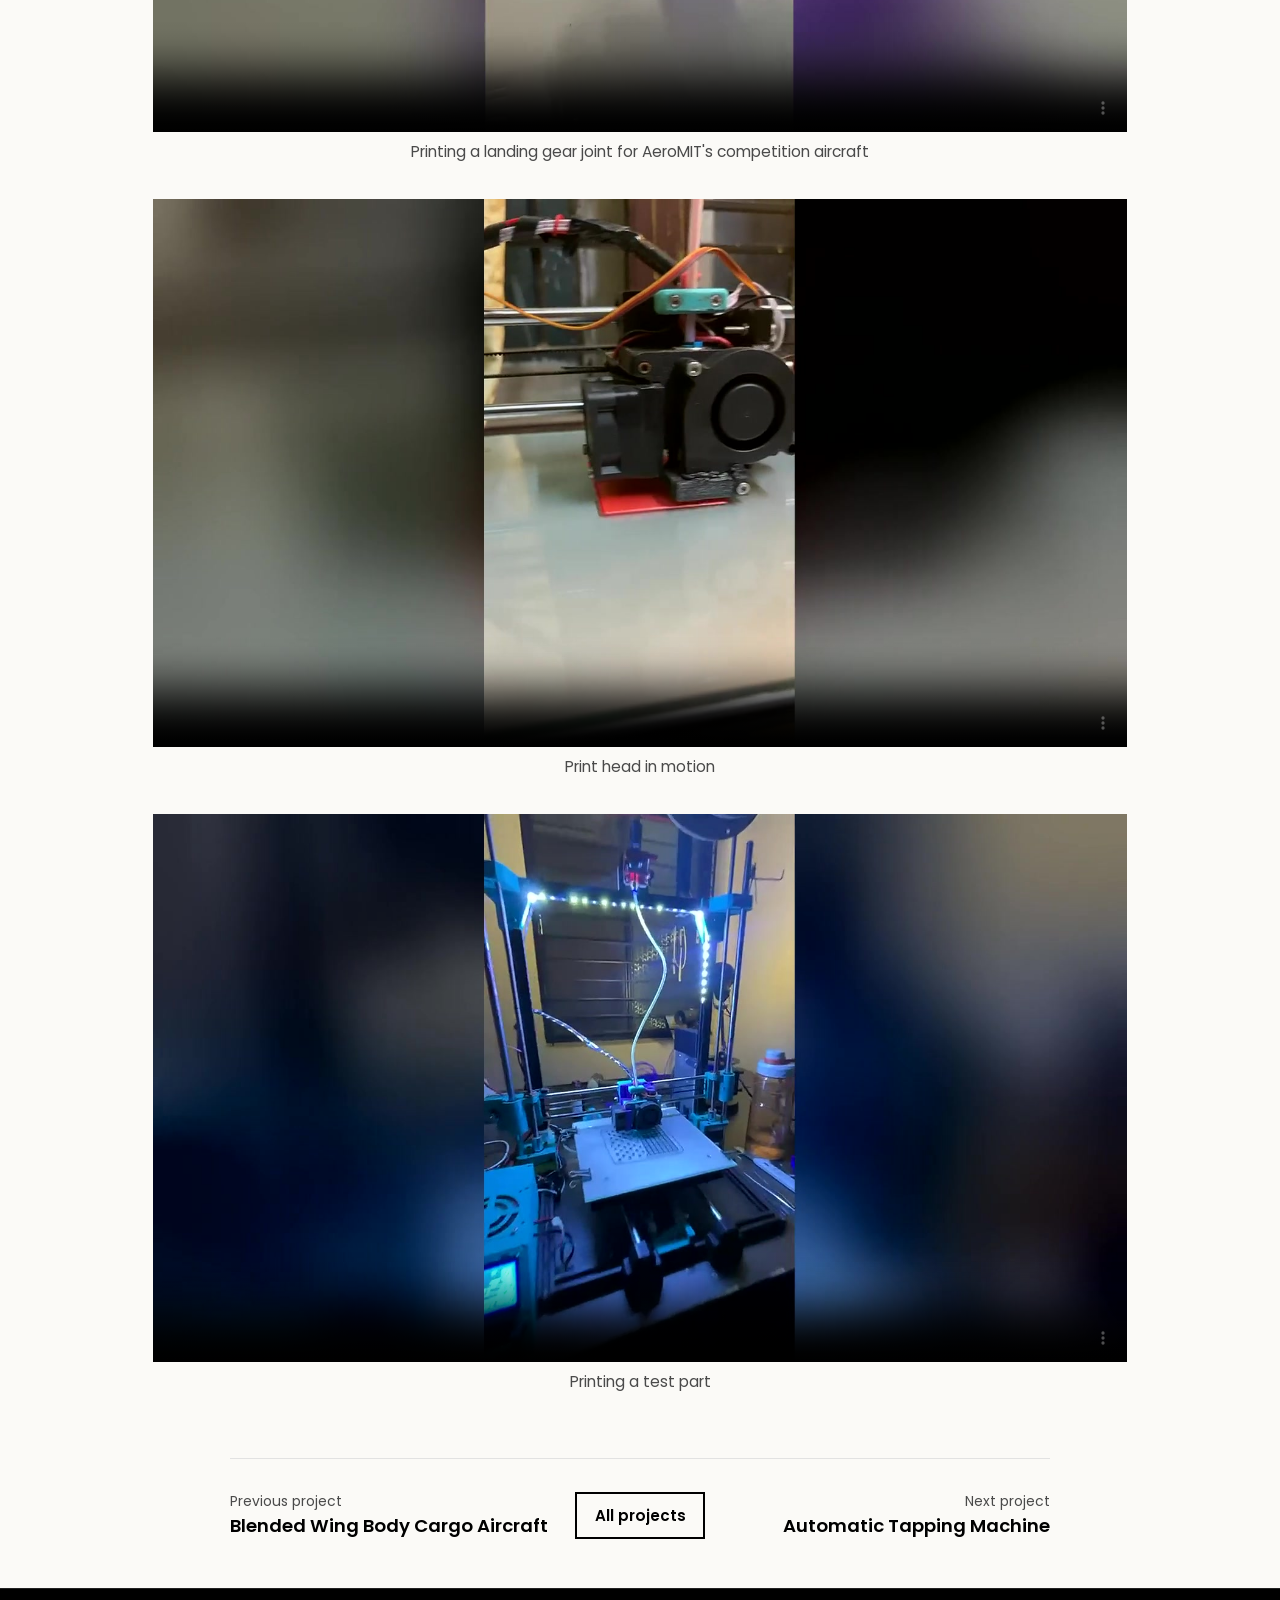
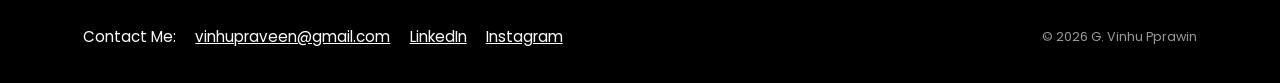
<file: cartesian-3d-printer.html>
<!DOCTYPE html>
<html lang="en">
<head>
<meta charset="utf-8">
<meta name="viewport" content="width=device-width, initial-scale=1">
<title>Custom Cartesian 3D Printer | G. Vinhu Pprawin</title>
<meta name="description" content="Bowden-drive Cartesian 3D printer designed and built from scratch.">
<meta property="og:title" content="Custom Cartesian 3D Printer | G. Vinhu Pprawin">
<meta property="og:description" content="Bowden-drive Cartesian 3D printer designed and built from scratch.">
<meta property="og:type" content="website">
<meta property="og:image" content="../assets/img/portrait.jpg">
<meta name="theme-color" content="#000000">
<link rel="icon" href="data:image/svg+xml,<svg xmlns='http://www.w3.org/2000/svg' viewBox='0 0 100 100'><text y='.9em' font-size='90'>⚙️</text></svg>">
<link rel="preconnect" href="https://fonts.googleapis.com">
<link rel="preconnect" href="https://fonts.gstatic.com" crossorigin>
<link href="https://fonts.googleapis.com/css2?family=Newsreader:ital,opsz,wght@0,6..72,300..600;1,6..72,300..500&family=Poppins:wght@300;400;500;600;700&display=swap" rel="stylesheet">
<link rel="stylesheet" href="style.css">
</head>
<body>
<a class="skip" href="#main">Skip to content</a>
<header class="bar">
  <div class="container">
    <nav class="menu" aria-label="Main">
      <div class="pages">
        <a href="index.html">Home</a>
        <a href="projects.html" aria-current="page">Projects</a>
        <a href="index.html#experience">Experience</a>
        <a href="Vinhu_Pprawin_Resume.pdf" download download="Vinhu_Pprawin_Resume.pdf">Resume</a>
      </div>
      <div class="icons">
        <a href="https://www.instagram.com/praveeen._._/" aria-label="Instagram"><svg viewBox="0 0 24 24" aria-hidden="true"><path d="M12 2.2c3.2 0 3.6 0 4.8.1 3.3.1 4.8 1.7 4.9 4.9.1 1.3.1 1.6.1 4.8s0 3.6-.1 4.8c-.1 3.2-1.7 4.8-4.9 4.9-1.3.1-1.6.1-4.8.1s-3.6 0-4.8-.1c-3.3-.1-4.8-1.7-4.9-4.9C2.2 15.6 2.2 15.2 2.2 12s0-3.6.1-4.8C2.4 3.9 3.9 2.4 7.2 2.3 8.4 2.2 8.8 2.2 12 2.2zM12 0C8.7 0 8.3 0 7.1.1 2.7.3.3 2.7.1 7.1 0 8.3 0 8.7 0 12s0 3.7.1 4.9c.2 4.4 2.6 6.8 7 7 1.2.1 1.6.1 4.9.1s3.7 0 4.9-.1c4.4-.2 6.8-2.6 7-7 .1-1.2.1-1.6.1-4.9s0-3.7-.1-4.9c-.2-4.4-2.6-6.8-7-7C15.7 0 15.3 0 12 0zm0 5.8a6.2 6.2 0 1 0 0 12.4 6.2 6.2 0 0 0 0-12.4zM12 16a4 4 0 1 1 0-8 4 4 0 0 1 0 8zm6.4-11.8a1.4 1.4 0 1 0 0 2.9 1.4 1.4 0 0 0 0-2.9z"/></svg></a>
        <a href="https://www.linkedin.com/in/contactvinhu/" aria-label="LinkedIn"><svg viewBox="0 0 24 24" aria-hidden="true"><path d="M4.98 3.5a2.5 2.5 0 1 1 0 5 2.5 2.5 0 0 1 0-5zM3 9.75h4v11H3zM9.5 9.75h3.8v1.5h.05c.53-1 1.83-2.05 3.77-2.05 4.03 0 4.78 2.65 4.78 6.1v6.2h-4v-5.5c0-1.31-.02-3-1.83-3-1.83 0-2.11 1.43-2.11 2.9v5.6h-4z"/></svg></a>
        <a href="mailto:vinhupraveen@gmail.com" aria-label="Email"><svg viewBox="0 0 24 24" aria-hidden="true"><path d="M2 5h20v14H2zm2 2v.4l8 5.2 8-5.2V7zm16 2.8-8 5.2-8-5.2V17h16z"/></svg></a>
      </div>
    </nav>
  </div>
</header>
<div id="main"></div>
<main>
<article class="post">
  <h1>Custom Cartesian 3D Printer</h1>
  <ul class="highlights">
    <li>A Bowden-drive Cartesian FDM printer, designed, sourced and assembled from scratch</li>
    <li>Aluminium extrusion frame with a rod, lead screw and lead nut motion system</li>
    <li>Electronics, firmware and calibration done end to end, to repeatable, print-ready performance</li>
  </ul>
  <div class="meta">
    <div><b>Type</b>Independent project</div>
    <div><b>My role</b>Design, sourcing, assembly, electronics and firmware</div>
    <div><b>Tools</b>Autodesk Fusion, FDM 3D printing</div>
  </div>

  <figure class="media"><img src="printer-build.jpg" alt="The finished Cartesian 3D printer with spool holder and LED lighting" loading="lazy"><figcaption>The finished printer</figcaption></figure>

  <h2>Overview</h2>
  <p>I wanted to understand a 3D printer from the inside, so I built one. Everything was designed in Fusion, from the frame layout and motion system to the printed brackets and the extruder assembly. I then sourced the parts, assembled the machine, wired it up, configured the firmware, and tuned it until it printed reliably.</p>

  <h2>Design</h2>
  <figure class="media video"><video class="autoplay" src="printer-cad.mp4" poster="printer-cad-poster.jpg" muted loop playsinline controls preload="metadata" aria-label="Walkthrough of the printer assembly in Autodesk Fusion"></video><figcaption>Full printer assembly in Autodesk Fusion</figcaption></figure>
  <ul>
    <li><b>Frame:</b> black aluminium extrusions form a rigid base and gantry.</li>
    <li><b>Motion system:</b> smooth rods for guidance, and lead screws with lead nuts for the vertical axis.</li>
    <li><b>Bowden extruder:</b> the feeder sits on the frame to keep the moving print head light.</li>
    <li><b>Printed parts:</b> custom motor mounts, rod holders and brackets, designed in Fusion and 3D printed.</li>
  </ul>

  <h2>Build and Calibration</h2>
  <p>After mechanical assembly came electronics integration and firmware configuration, followed by rounds of calibration until the prints were repeatable.</p>
  <div class="reels">
    <figure class="media video"><video class="autoplay" src="printer-printing-part.mp4" poster="printer-printing-part-poster.jpg" muted loop playsinline controls preload="metadata" aria-label="The printer producing a part"></video><figcaption>Printing a landing gear joint for AeroMIT's competition aircraft</figcaption></figure>
    <figure class="media video"><video src="printer-print-1.mp4" poster="printer-print-1-poster.jpg" controls muted playsinline preload="metadata" aria-label="Print head in motion"></video><figcaption>Print head in motion</figcaption></figure>
    <figure class="media video"><video src="printer-print-2.mp4" poster="printer-print-2-poster.jpg" controls muted playsinline preload="metadata" aria-label="Printer running a print"></video><figcaption>Printing a test part</figcaption></figure>
  </div>

  <nav class="pager" aria-label="More projects">
    <a href="aeromit-bwb-2023.html"><span>Previous project</span>Blended Wing Body Cargo Aircraft</a>
    <a href="projects.html" class="pager-all">All projects</a>
    <a href="automatic-tapping-machine.html" class="pager-next"><span>Next project</span>Automatic Tapping Machine</a>
  </nav>
</article>
</main>
<footer class="foot">
  <div class="inner">
    <div>Contact Me: <a href="mailto:vinhupraveen@gmail.com">vinhupraveen@gmail.com</a><a href="https://www.linkedin.com/in/contactvinhu/">LinkedIn</a><a href="https://www.instagram.com/praveeen._._/">Instagram</a></div>
    <small>© 2026 G. Vinhu Pprawin</small>
  </div>
</footer>
<script>
(function(){
  var els = [].slice.call(document.querySelectorAll('.reveal'));
  if (!els.length || location.hash) return;
  if (matchMedia('(prefers-reduced-motion: reduce)').matches) return;
  if (!('IntersectionObserver' in window)) return;
  els.forEach(function(el){ el.classList.add('pre'); });
  function show(el){ el.classList.add('in'); }
  var io = new IntersectionObserver(function(entries){
    entries.forEach(function(e){ if (e.isIntersecting) { show(e.target); io.unobserve(e.target); } });
  }, { rootMargin: '0px 0px -6% 0px', threshold: 0.02 });
  els.forEach(function(el){ io.observe(el); });
  function sweep(){
    els.forEach(function(el){
      var r = el.getBoundingClientRect();
      if (r.top < (window.innerHeight || 0) + 80) show(el);
    });
  }
  window.addEventListener('scroll', sweep, { passive: true });
  window.addEventListener('resize', sweep);
  window.addEventListener('load', sweep);
  setTimeout(function(){ els.forEach(show); }, 6000);
})();
</script>
</script>
<script>
if (!matchMedia('(prefers-reduced-motion: reduce)').matches) {
  document.querySelectorAll('video.autoplay').forEach(v => { v.play().catch(() => {}); });
}
</script>
</body>
</html>
</file>
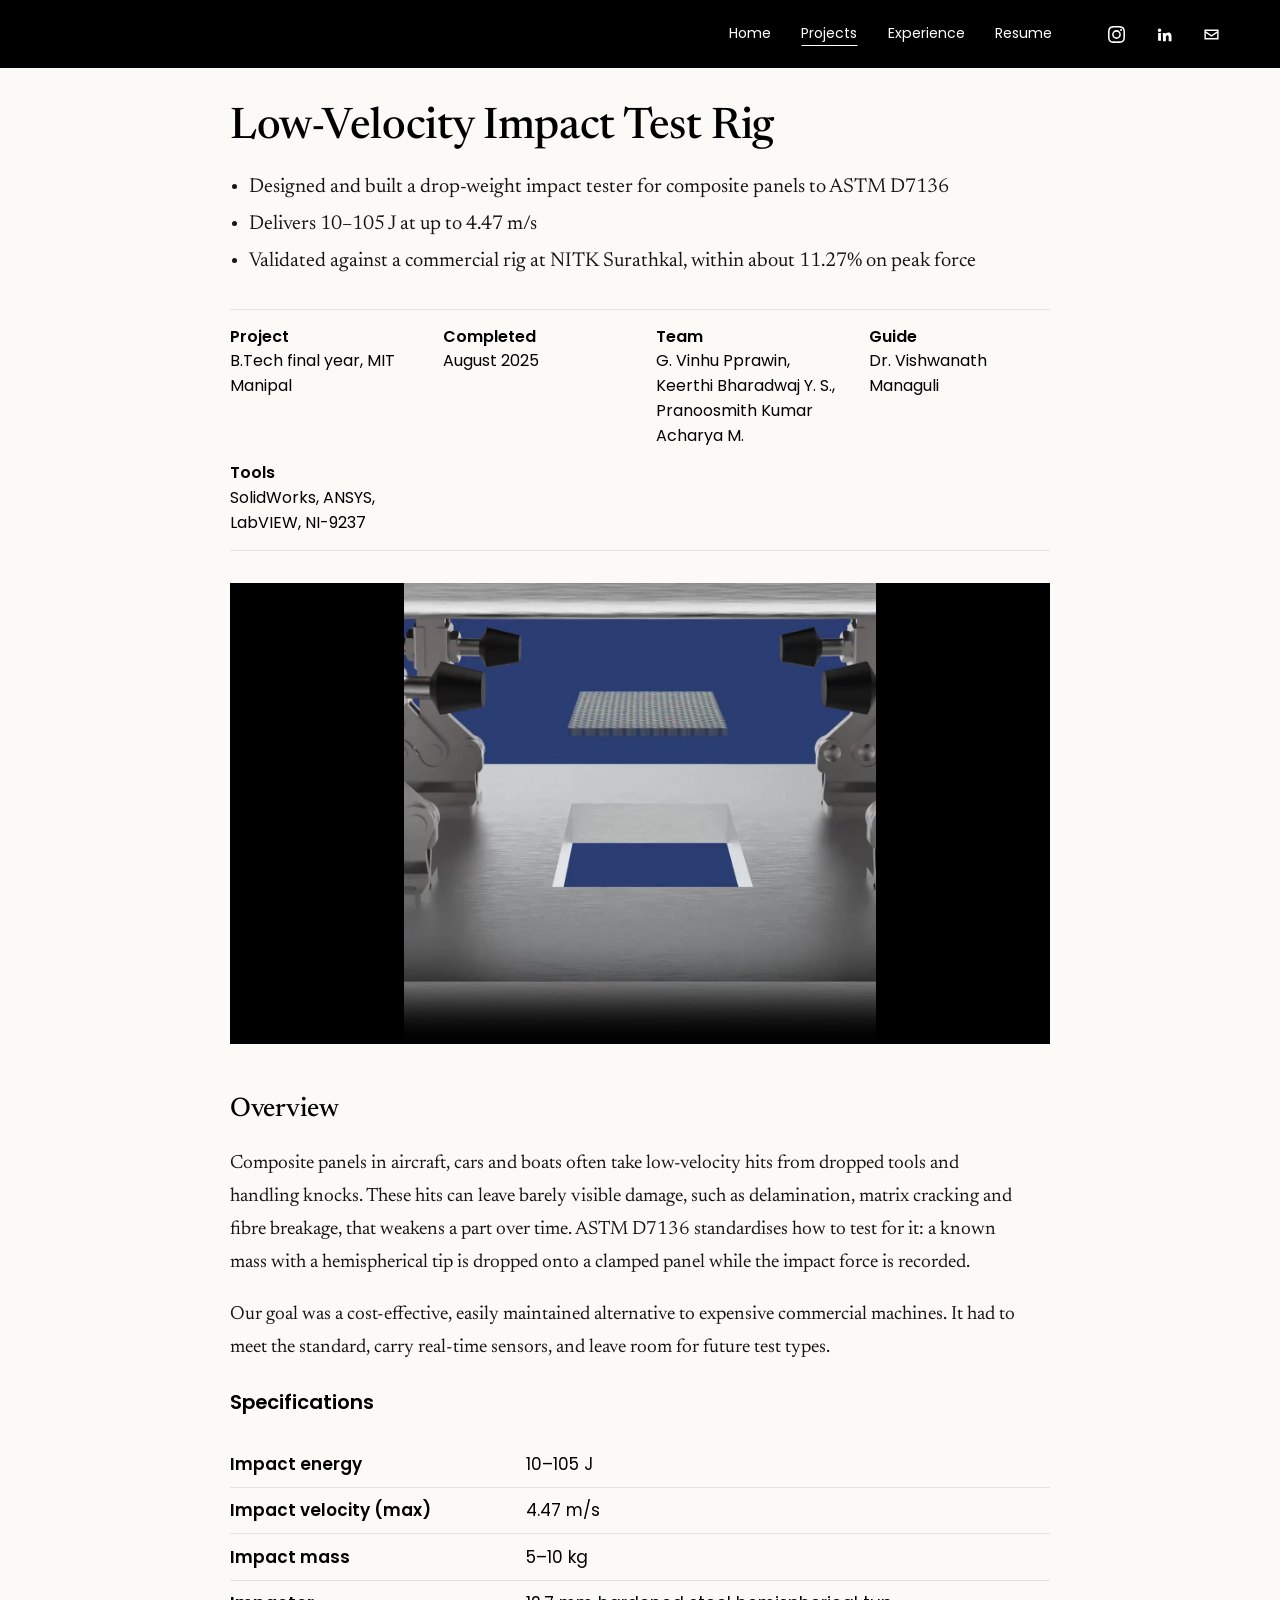
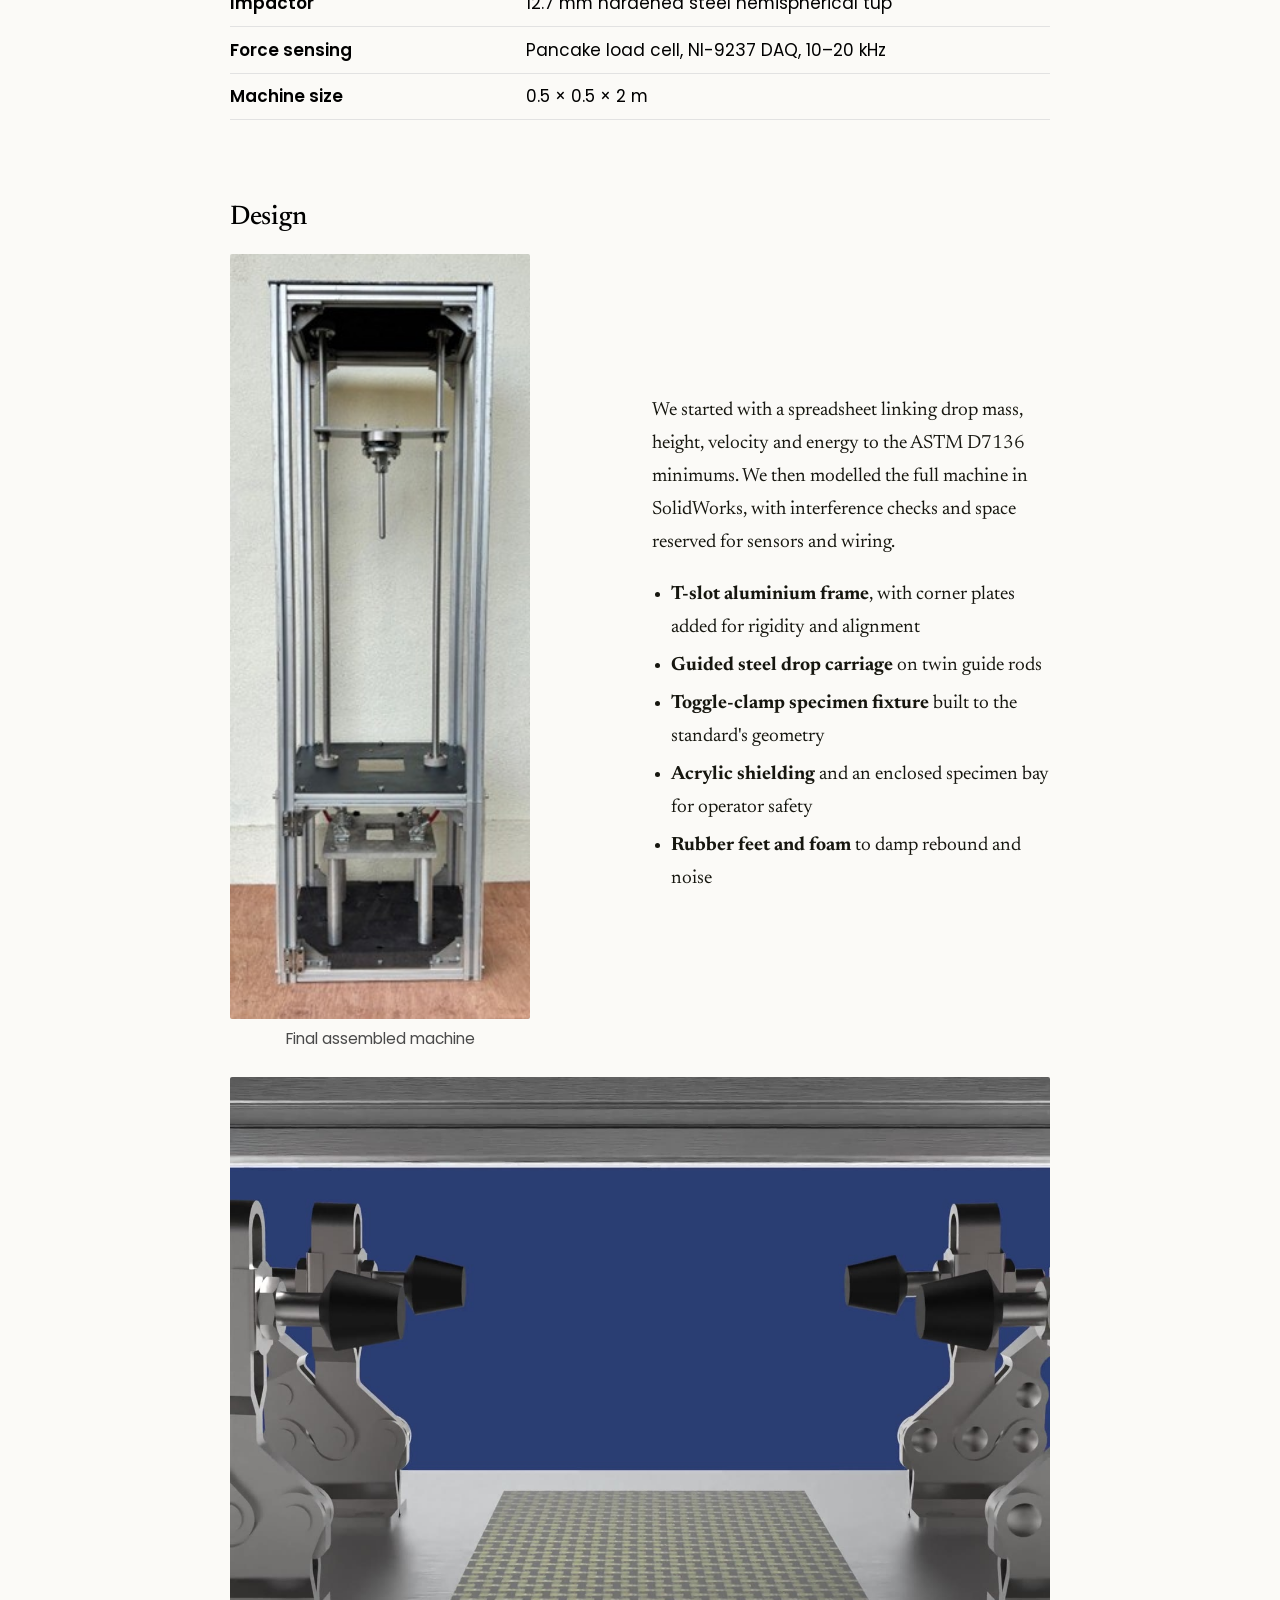
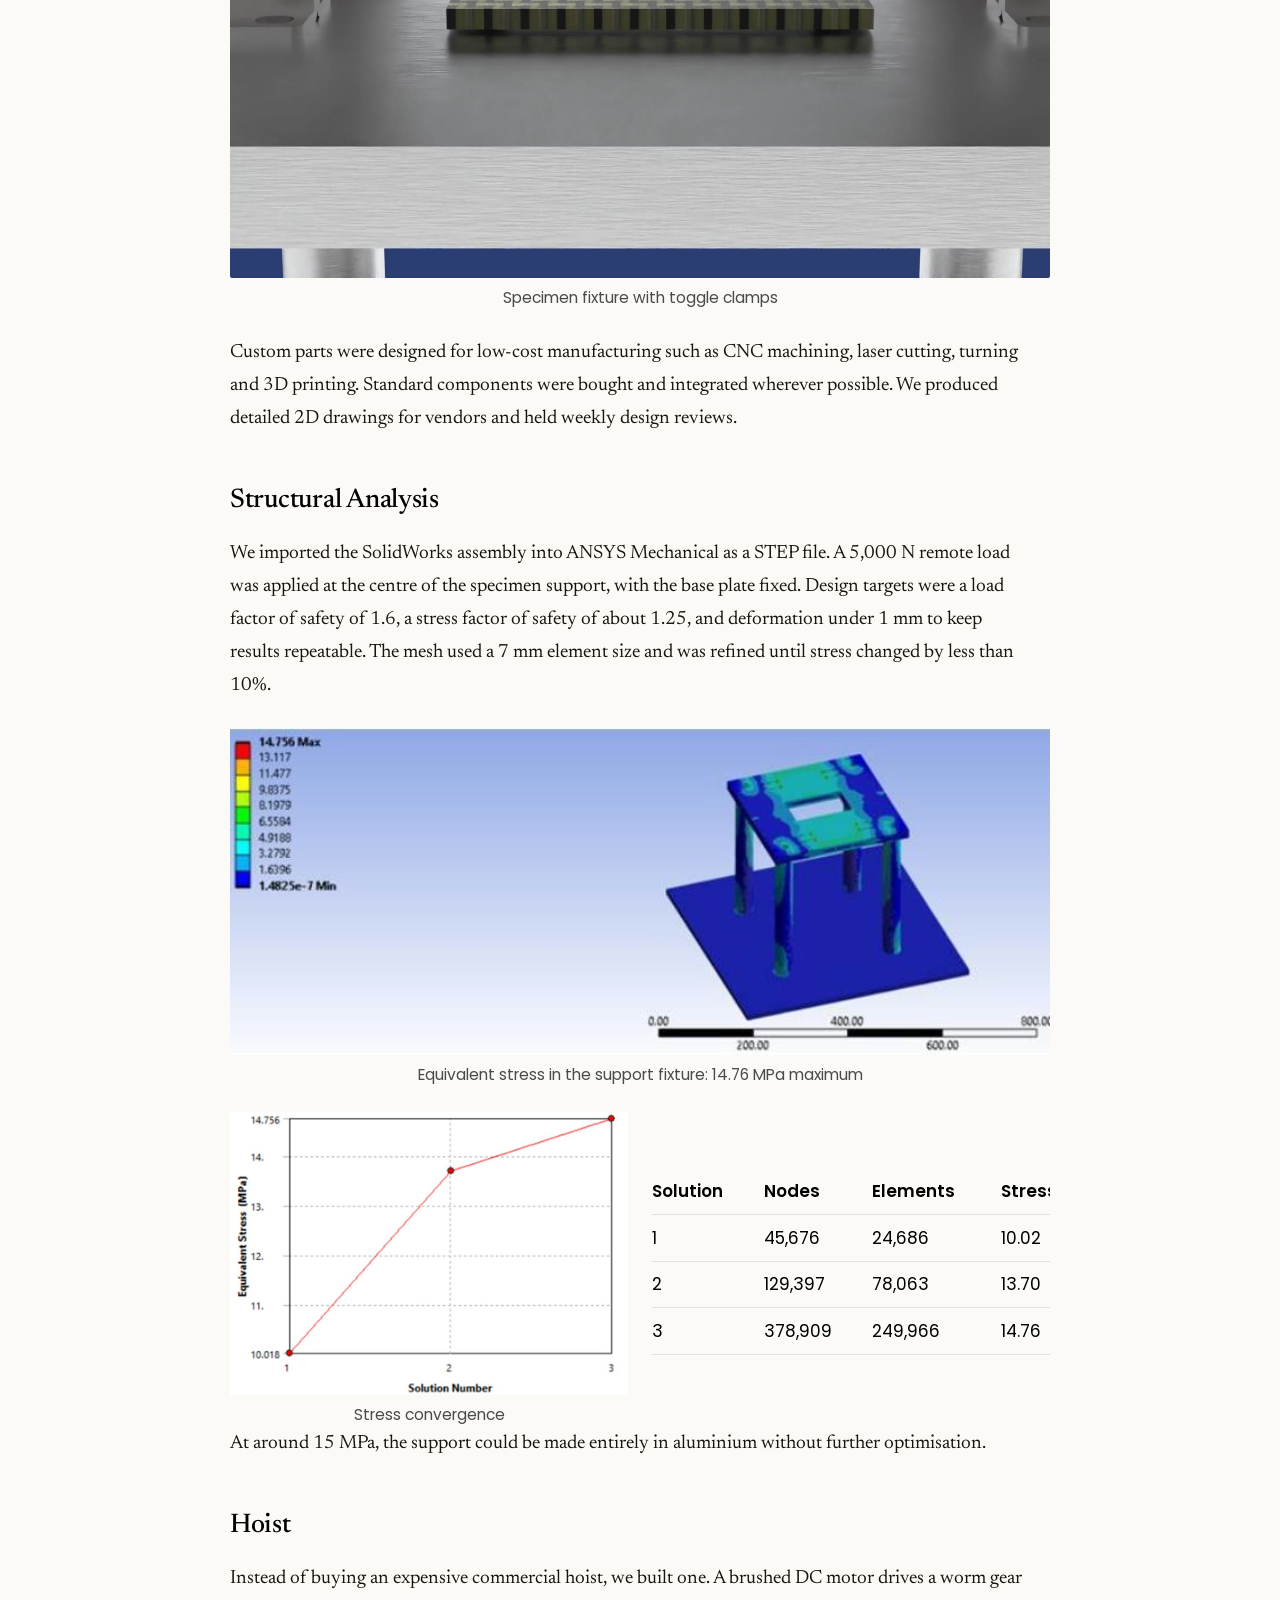
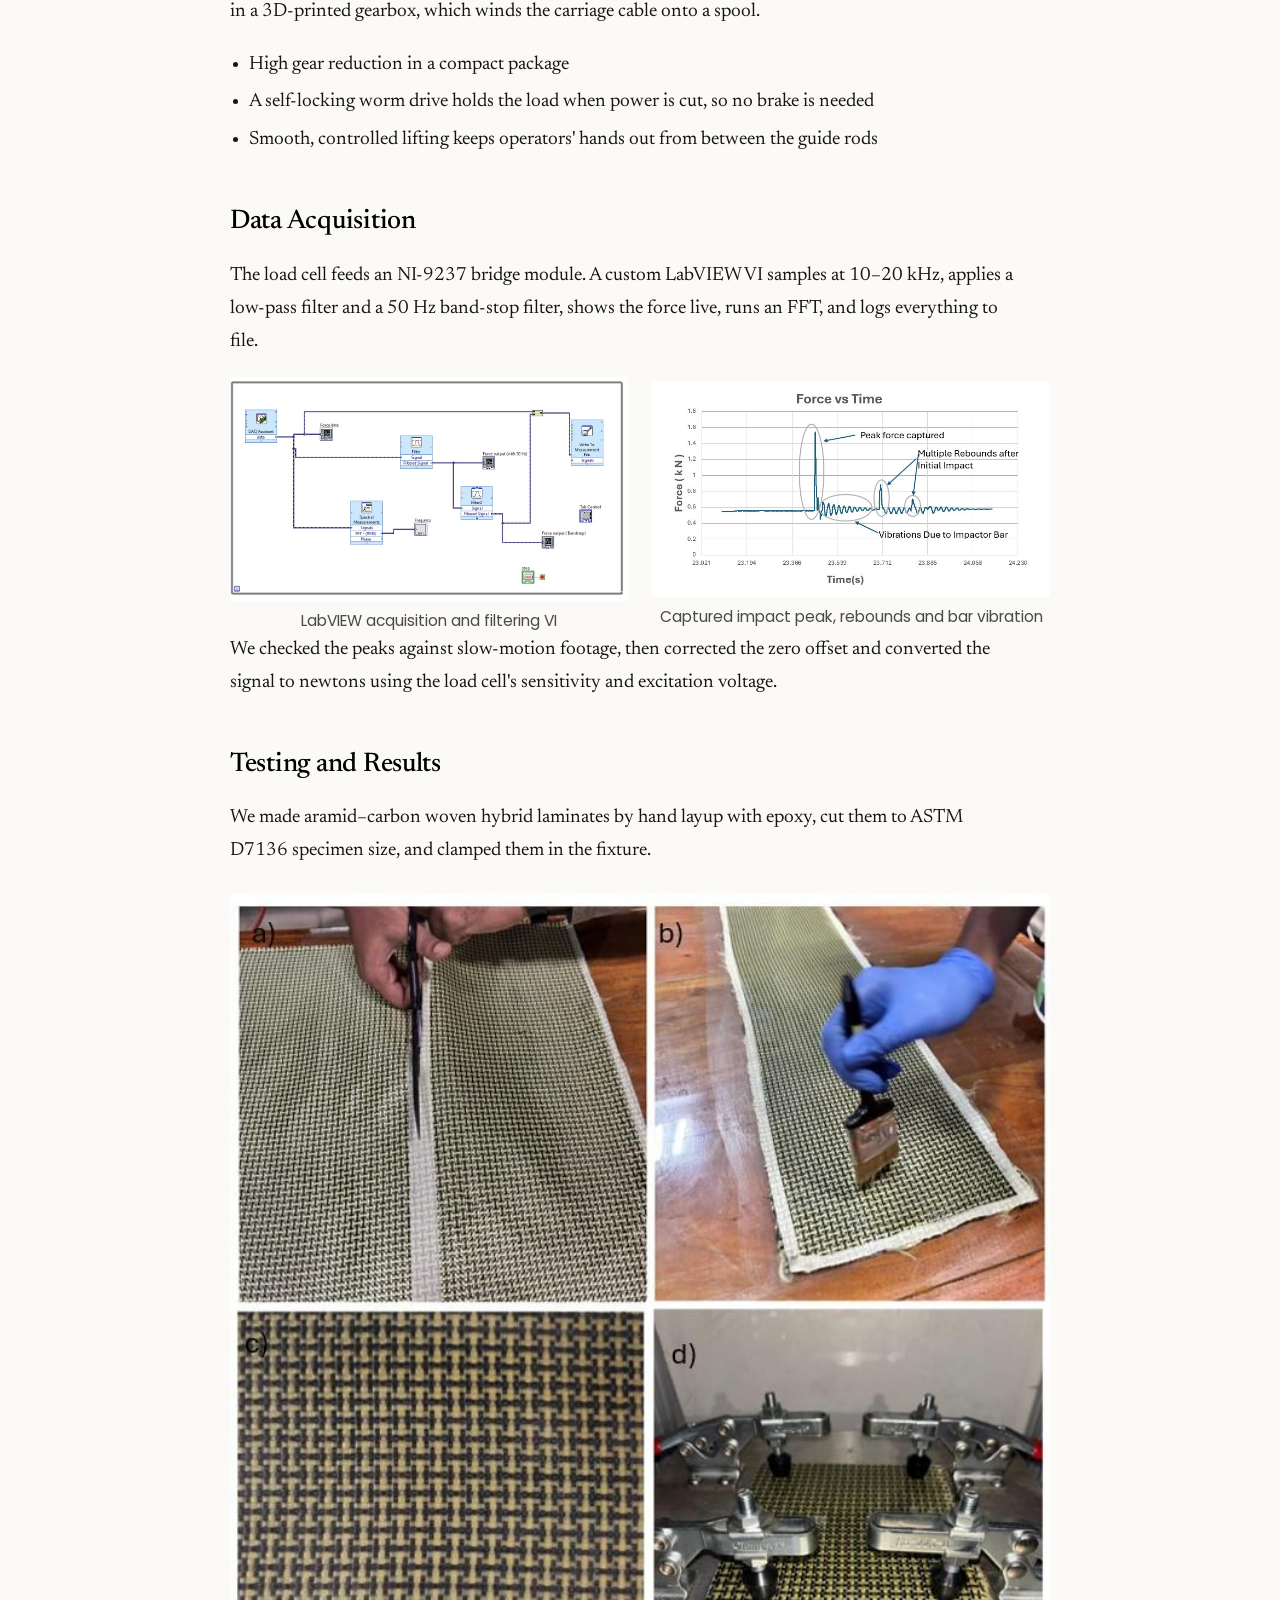
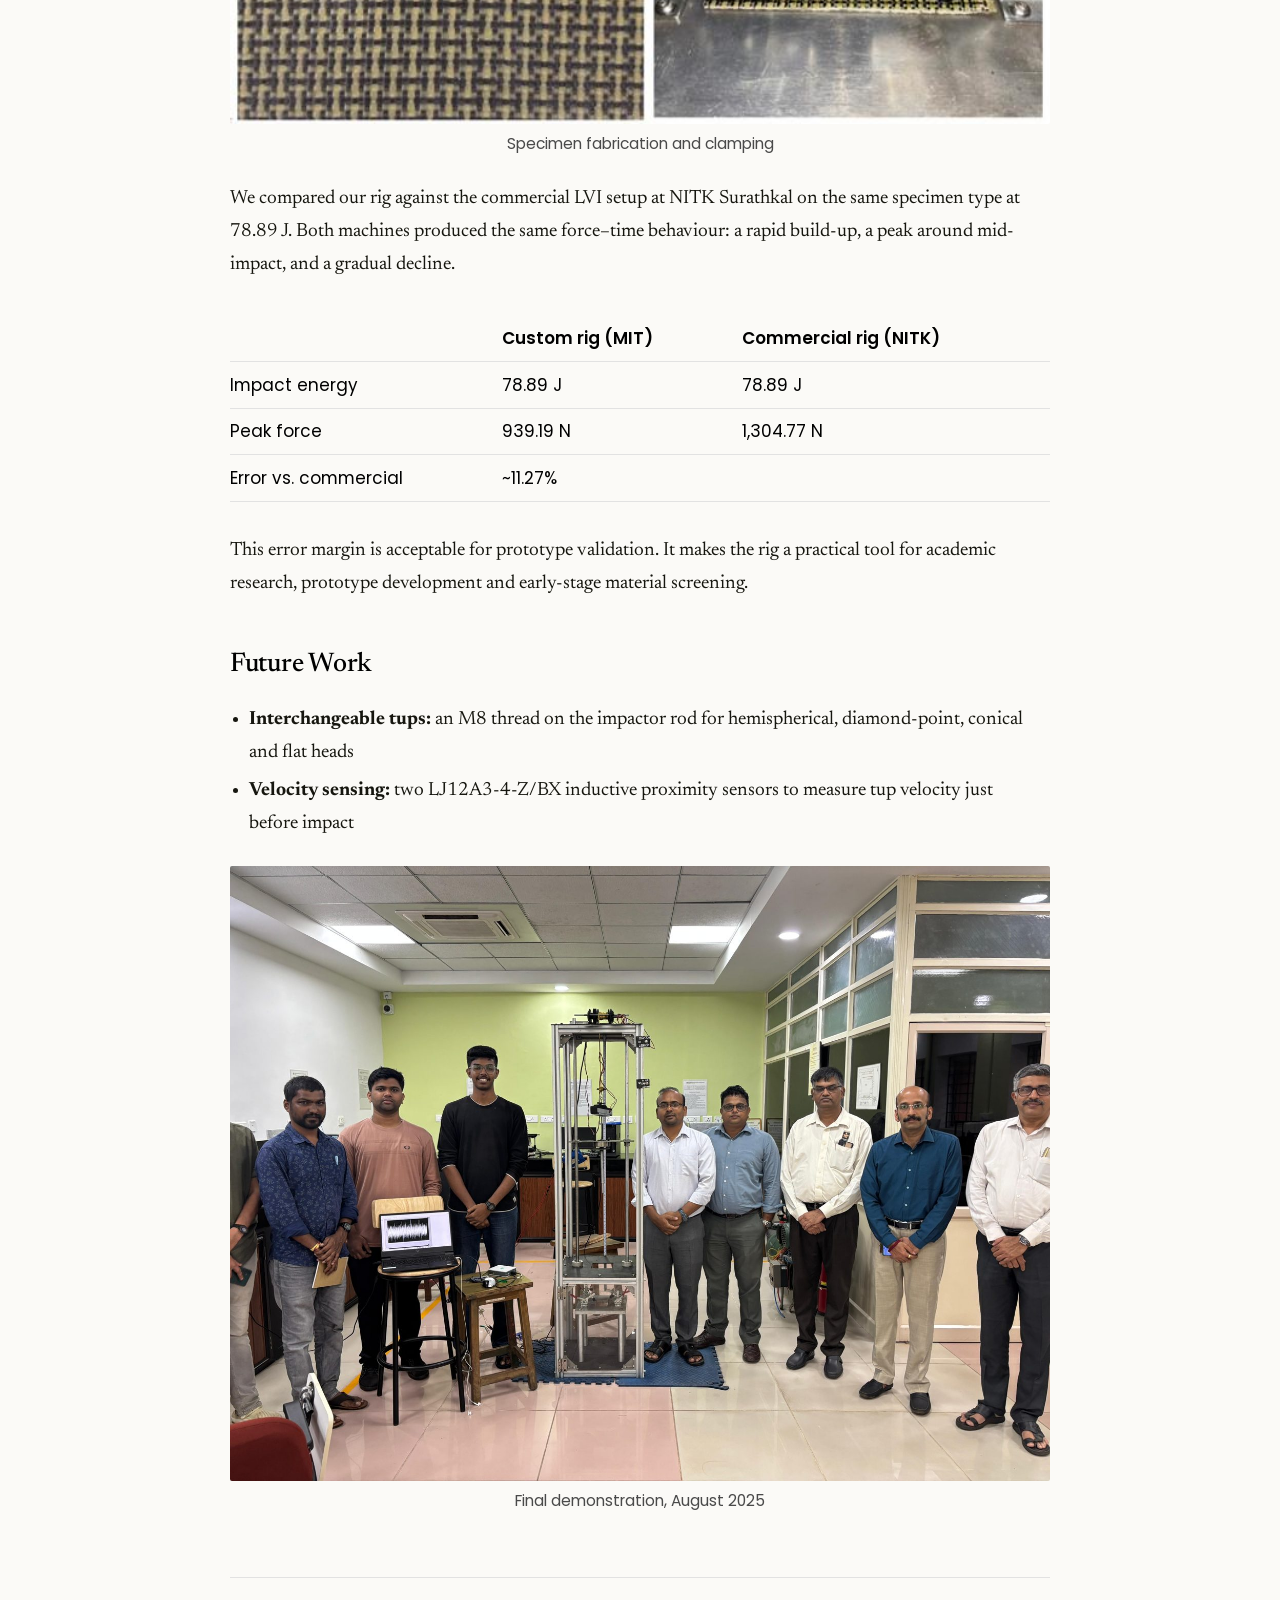
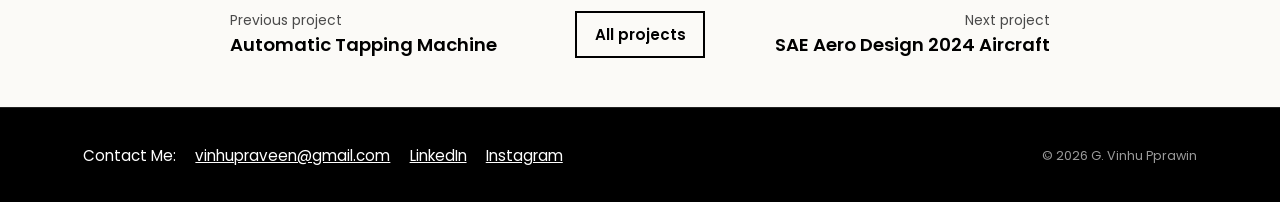
<file: lvi-impact-tester.html>
<!DOCTYPE html>
<html lang="en">
<head>
<meta charset="utf-8">
<meta name="viewport" content="width=device-width, initial-scale=1">
<title>Low-Velocity Impact Test Rig | G. Vinhu Pprawin</title>
<meta name="description" content="Design, analysis and testing of an ASTM D7136 drop-weight impact tester.">
<meta property="og:title" content="Low-Velocity Impact Test Rig | G. Vinhu Pprawin">
<meta property="og:description" content="Design, analysis and testing of an ASTM D7136 drop-weight impact tester.">
<meta property="og:type" content="website">
<meta property="og:image" content="../assets/img/portrait.jpg">
<meta name="theme-color" content="#000000">
<link rel="icon" href="data:image/svg+xml,<svg xmlns='http://www.w3.org/2000/svg' viewBox='0 0 100 100'><text y='.9em' font-size='90'>⚙️</text></svg>">
<link rel="preconnect" href="https://fonts.googleapis.com">
<link rel="preconnect" href="https://fonts.gstatic.com" crossorigin>
<link href="https://fonts.googleapis.com/css2?family=Newsreader:ital,opsz,wght@0,6..72,300..600;1,6..72,300..500&family=Poppins:wght@300;400;500;600;700&display=swap" rel="stylesheet">
<link rel="stylesheet" href="style.css">
</head>
<body>
<a class="skip" href="#main">Skip to content</a>
<header class="bar">
  <div class="container">
    <nav class="menu" aria-label="Main">
      <div class="pages">
        <a href="index.html">Home</a>
        <a href="projects.html" aria-current="page">Projects</a>
        <a href="index.html#experience">Experience</a>
        <a href="Vinhu_Pprawin_Resume.pdf" download download="Vinhu_Pprawin_Resume.pdf">Resume</a>
      </div>
      <div class="icons">
        <a href="https://www.instagram.com/praveeen._._/" aria-label="Instagram"><svg viewBox="0 0 24 24" aria-hidden="true"><path d="M12 2.2c3.2 0 3.6 0 4.8.1 3.3.1 4.8 1.7 4.9 4.9.1 1.3.1 1.6.1 4.8s0 3.6-.1 4.8c-.1 3.2-1.7 4.8-4.9 4.9-1.3.1-1.6.1-4.8.1s-3.6 0-4.8-.1c-3.3-.1-4.8-1.7-4.9-4.9C2.2 15.6 2.2 15.2 2.2 12s0-3.6.1-4.8C2.4 3.9 3.9 2.4 7.2 2.3 8.4 2.2 8.8 2.2 12 2.2zM12 0C8.7 0 8.3 0 7.1.1 2.7.3.3 2.7.1 7.1 0 8.3 0 8.7 0 12s0 3.7.1 4.9c.2 4.4 2.6 6.8 7 7 1.2.1 1.6.1 4.9.1s3.7 0 4.9-.1c4.4-.2 6.8-2.6 7-7 .1-1.2.1-1.6.1-4.9s0-3.7-.1-4.9c-.2-4.4-2.6-6.8-7-7C15.7 0 15.3 0 12 0zm0 5.8a6.2 6.2 0 1 0 0 12.4 6.2 6.2 0 0 0 0-12.4zM12 16a4 4 0 1 1 0-8 4 4 0 0 1 0 8zm6.4-11.8a1.4 1.4 0 1 0 0 2.9 1.4 1.4 0 0 0 0-2.9z"/></svg></a>
        <a href="https://www.linkedin.com/in/contactvinhu/" aria-label="LinkedIn"><svg viewBox="0 0 24 24" aria-hidden="true"><path d="M4.98 3.5a2.5 2.5 0 1 1 0 5 2.5 2.5 0 0 1 0-5zM3 9.75h4v11H3zM9.5 9.75h3.8v1.5h.05c.53-1 1.83-2.05 3.77-2.05 4.03 0 4.78 2.65 4.78 6.1v6.2h-4v-5.5c0-1.31-.02-3-1.83-3-1.83 0-2.11 1.43-2.11 2.9v5.6h-4z"/></svg></a>
        <a href="mailto:vinhupraveen@gmail.com" aria-label="Email"><svg viewBox="0 0 24 24" aria-hidden="true"><path d="M2 5h20v14H2zm2 2v.4l8 5.2 8-5.2V7zm16 2.8-8 5.2-8-5.2V17h16z"/></svg></a>
      </div>
    </nav>
  </div>
</header>
<div id="main"></div>
<main>
<article class="post">
  <h1>Low-Velocity Impact Test Rig</h1>
  <ul class="highlights">
    <li>Designed and built a drop-weight impact tester for composite panels to ASTM D7136</li>
    <li>Delivers 10–105 J at up to 4.47 m/s</li>
    <li>Validated against a commercial rig at NITK Surathkal, within about 11.27% on peak force</li>
  </ul>
  <div class="meta">
    <div><b>Project</b>B.Tech final year, MIT Manipal</div>
    <div><b>Completed</b>August 2025</div>
    <div><b>Team</b>G. Vinhu Pprawin, Keerthi Bharadwaj Y. S., Pranoosmith Kumar Acharya M.</div>
    <div><b>Guide</b>Dr. Vishwanath Managuli</div>
    <div><b>Tools</b>SolidWorks, ANSYS, LabVIEW, NI-9237</div>
  </div>

  <figure class="media video">
    <video id="renderVideo" src="lvi-render.mp4" poster="lvi-render-poster.jpg" muted loop playsinline controls preload="metadata" aria-label="Rendered animation of the impact test rig"></video>
  </figure>

  <h2>Overview</h2>
  <p>Composite panels in aircraft, cars and boats often take low-velocity hits from dropped tools and handling knocks. These hits can leave barely visible damage, such as delamination, matrix cracking and fibre breakage, that weakens a part over time. ASTM D7136 standardises how to test for it: a known mass with a hemispherical tip is dropped onto a clamped panel while the impact force is recorded.</p>
  <p>Our goal was a cost-effective, easily maintained alternative to expensive commercial machines. It had to meet the standard, carry real-time sensors, and leave room for future test types.</p>

  <h3>Specifications</h3>
  <div class="scroll"><table class="specs">
    <tr><th>Impact energy</th><td>10–105 J</td></tr>
    <tr><th>Impact velocity (max)</th><td>4.47 m/s</td></tr>
    <tr><th>Impact mass</th><td>5–10 kg</td></tr>
    <tr><th>Impactor</th><td>12.7 mm hardened steel hemispherical tup</td></tr>
    <tr><th>Force sensing</th><td>Pancake load cell, NI-9237 DAQ, 10–20 kHz</td></tr>
    <tr><th>Machine size</th><td>0.5 × 0.5 × 2 m</td></tr>
  </table></div>

  <h2>Design</h2>
  <div class="two">
    <figure class="media narrow"><img src="lvi-rig.jpg" alt="Assembled impact rig in an aluminium extrusion frame" loading="lazy"><figcaption>Final assembled machine</figcaption></figure>
    <div>
      <p>We started with a spreadsheet linking drop mass, height, velocity and energy to the ASTM D7136 minimums. We then modelled the full machine in SolidWorks, with interference checks and space reserved for sensors and wiring.</p>
      <ul>
        <li><b>T-slot aluminium frame</b>, with corner plates added for rigidity and alignment</li>
        <li><b>Guided steel drop carriage</b> on twin guide rods</li>
        <li><b>Toggle-clamp specimen fixture</b> built to the standard's geometry</li>
        <li><b>Acrylic shielding</b> and an enclosed specimen bay for operator safety</li>
        <li><b>Rubber feet and foam</b> to damp rebound and noise</li>
      </ul>
    </div>
  </div>
  <figure class="media"><img src="lvi-render-fixture.jpg" alt="Render of a woven composite panel clamped by toggle clamps" loading="lazy"><figcaption>Specimen fixture with toggle clamps</figcaption></figure>
  <p>Custom parts were designed for low-cost manufacturing such as CNC machining, laser cutting, turning and 3D printing. Standard components were bought and integrated wherever possible. We produced detailed 2D drawings for vendors and held weekly design reviews.</p>

  <h2>Structural Analysis</h2>
  <p>We imported the SolidWorks assembly into ANSYS Mechanical as a STEP file. A 5,000 N remote load was applied at the centre of the specimen support, with the base plate fixed. Design targets were a load factor of safety of 1.6, a stress factor of safety of about 1.25, and deformation under 1 mm to keep results repeatable. The mesh used a 7 mm element size and was refined until stress changed by less than 10%.</p>
  <figure class="media"><img src="lvi-stress.jpg" alt="Equivalent stress plot of the support fixture" loading="lazy"><figcaption>Equivalent stress in the support fixture: 14.76 MPa maximum</figcaption></figure>
  <div class="two">
    <figure class="media"><img src="lvi-convergence.jpg" alt="Stress convergence plot across three mesh refinements" loading="lazy"><figcaption>Stress convergence</figcaption></figure>
    <div class="scroll"><table class="specs">
      <tr><th>Solution</th><th>Nodes</th><th>Elements</th><th>Stress (MPa)</th></tr>
      <tr><td>1</td><td>45,676</td><td>24,686</td><td>10.02</td></tr>
      <tr><td>2</td><td>129,397</td><td>78,063</td><td>13.70</td></tr>
      <tr><td>3</td><td>378,909</td><td>249,966</td><td>14.76</td></tr>
    </table></div>
  </div>
  <p>At around 15 MPa, the support could be made entirely in aluminium without further optimisation.</p>

  <h2>Hoist</h2>
  <p>Instead of buying an expensive commercial hoist, we built one. A brushed DC motor drives a worm gear in a 3D-printed gearbox, which winds the carriage cable onto a spool.</p>
  <ul>
    <li>High gear reduction in a compact package</li>
    <li>A self-locking worm drive holds the load when power is cut, so no brake is needed</li>
    <li>Smooth, controlled lifting keeps operators' hands out from between the guide rods</li>
  </ul>

  <h2>Data Acquisition</h2>
  <p>The load cell feeds an NI-9237 bridge module. A custom LabVIEW VI samples at 10–20 kHz, applies a low-pass filter and a 50 Hz band-stop filter, shows the force live, runs an FFT, and logs everything to file.</p>
  <div class="two">
    <figure class="media"><img src="lvi-labview-vi.jpg" alt="LabVIEW block diagram" loading="lazy"><figcaption>LabVIEW acquisition and filtering VI</figcaption></figure>
    <figure class="media"><img src="lvi-signal.jpg" alt="Force versus time trace with an impact peak and rebounds" loading="lazy"><figcaption>Captured impact peak, rebounds and bar vibration</figcaption></figure>
  </div>
  <p>We checked the peaks against slow-motion footage, then corrected the zero offset and converted the signal to newtons using the load cell's sensitivity and excitation voltage.</p>

  <h2>Testing and Results</h2>
  <p>We made aramid–carbon woven hybrid laminates by hand layup with epoxy, cut them to ASTM D7136 specimen size, and clamped them in the fixture.</p>
  <figure class="media"><img src="lvi-specimen.jpg" alt="Cutting fabric, applying resin, cured laminate, laminate clamped in the rig" loading="lazy"><figcaption>Specimen fabrication and clamping</figcaption></figure>
  <p>We compared our rig against the commercial LVI setup at NITK Surathkal on the same specimen type at 78.89 J. Both machines produced the same force–time behaviour: a rapid build-up, a peak around mid-impact, and a gradual decline.</p>
  <div class="scroll"><table class="specs">
    <tr><th></th><th>Custom rig (MIT)</th><th>Commercial rig (NITK)</th></tr>
    <tr><td>Impact energy</td><td>78.89 J</td><td>78.89 J</td></tr>
    <tr><td>Peak force</td><td>939.19 N</td><td>1,304.77 N</td></tr>
    <tr><td>Error vs. commercial</td><td colspan="2">~11.27%</td></tr>
  </table></div>
  <p>This error margin is acceptable for prototype validation. It makes the rig a practical tool for academic research, prototype development and early-stage material screening.</p>

  <h2>Future Work</h2>
  <ul>
    <li><b>Interchangeable tups:</b> an M8 thread on the impactor rod for hemispherical, diamond-point, conical and flat heads</li>
    <li><b>Velocity sensing:</b> two LJ12A3-4-Z/BX inductive proximity sensors to measure tup velocity just before impact</li>
  </ul>
  <figure class="media"><img src="lvi-demo.jpg" alt="Team and faculty beside the finished rig" loading="lazy"><figcaption>Final demonstration, August 2025</figcaption></figure>

  <nav class="pager" aria-label="More projects">
    <a href="automatic-tapping-machine.html"><span>Previous project</span>Automatic Tapping Machine</a>
    <a href="projects.html" class="pager-all">All projects</a>
    <a href="aeromit-2024.html" class="pager-next"><span>Next project</span>SAE Aero Design 2024 Aircraft</a>
  </nav>
</article>
</main>
<footer class="foot">
  <div class="inner">
    <div>Contact Me: <a href="mailto:vinhupraveen@gmail.com">vinhupraveen@gmail.com</a><a href="https://www.linkedin.com/in/contactvinhu/">LinkedIn</a><a href="https://www.instagram.com/praveeen._._/">Instagram</a></div>
    <small>© 2026 G. Vinhu Pprawin</small>
  </div>
</footer>
<script>
(function(){
  var els = [].slice.call(document.querySelectorAll('.reveal'));
  if (!els.length || location.hash) return;
  if (matchMedia('(prefers-reduced-motion: reduce)').matches) return;
  if (!('IntersectionObserver' in window)) return;
  els.forEach(function(el){ el.classList.add('pre'); });
  function show(el){ el.classList.add('in'); }
  var io = new IntersectionObserver(function(entries){
    entries.forEach(function(e){ if (e.isIntersecting) { show(e.target); io.unobserve(e.target); } });
  }, { rootMargin: '0px 0px -6% 0px', threshold: 0.02 });
  els.forEach(function(el){ io.observe(el); });
  function sweep(){
    els.forEach(function(el){
      var r = el.getBoundingClientRect();
      if (r.top < (window.innerHeight || 0) + 80) show(el);
    });
  }
  window.addEventListener('scroll', sweep, { passive: true });
  window.addEventListener('resize', sweep);
  window.addEventListener('load', sweep);
  setTimeout(function(){ els.forEach(show); }, 6000);
})();
</script>
</script>
<script>
const v = document.getElementById('renderVideo');
if (v && !matchMedia('(prefers-reduced-motion: reduce)').matches) { v.play().catch(() => {}); }
</script>
</body>
</html>
</file>
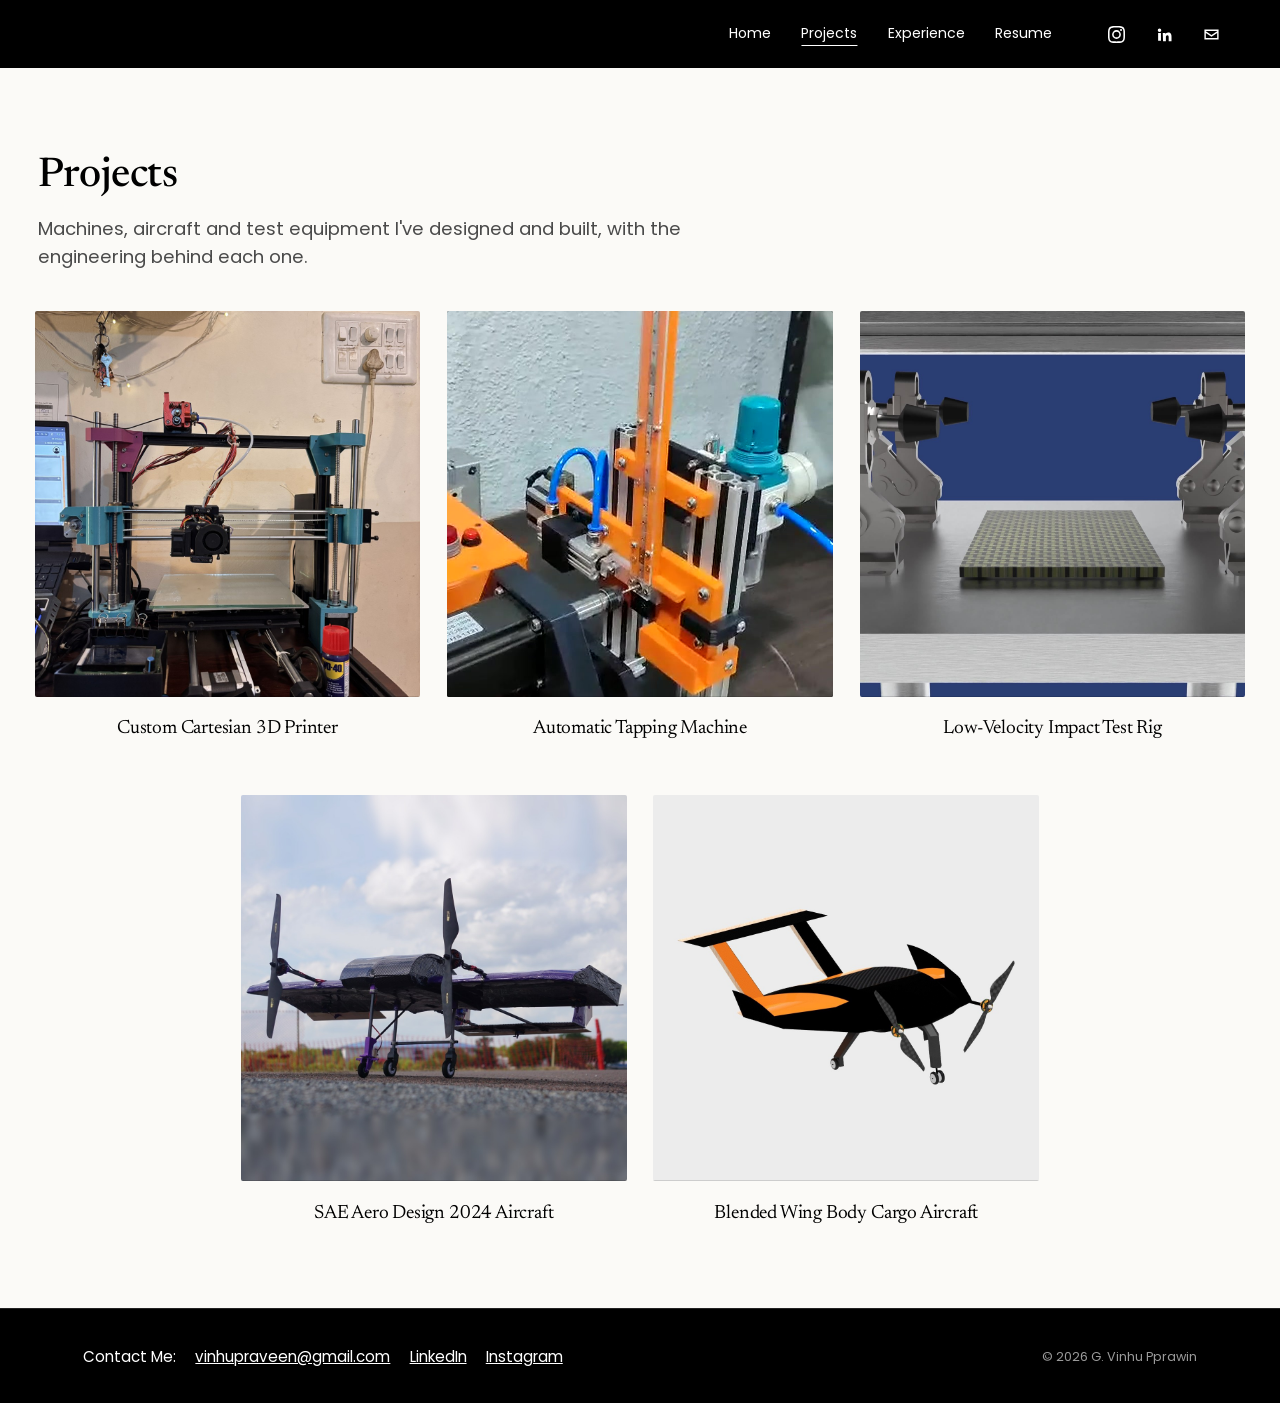
<file: projects.html>
<!DOCTYPE html>
<html lang="en">
<head>
<meta charset="utf-8">
<meta name="viewport" content="width=device-width, initial-scale=1">
<title>Projects | G. Vinhu Pprawin</title>
<meta name="description" content="Engineering project write-ups.">
<meta property="og:title" content="Projects | G. Vinhu Pprawin">
<meta property="og:description" content="Engineering project write-ups.">
<meta property="og:type" content="website">
<meta property="og:image" content="assets/img/portrait.jpg">
<meta name="theme-color" content="#000000">
<link rel="icon" href="data:image/svg+xml,<svg xmlns='http://www.w3.org/2000/svg' viewBox='0 0 100 100'><text y='.9em' font-size='90'>⚙️</text></svg>">
<link rel="preconnect" href="https://fonts.googleapis.com">
<link rel="preconnect" href="https://fonts.gstatic.com" crossorigin>
<link href="https://fonts.googleapis.com/css2?family=Newsreader:ital,opsz,wght@0,6..72,300..600;1,6..72,300..500&family=Poppins:wght@300;400;500;600;700&display=swap" rel="stylesheet">
<link rel="stylesheet" href="style.css">
</head>
<body>
<a class="skip" href="#main">Skip to content</a>
<header class="bar">
  <div class="container">
    <nav class="menu" aria-label="Main">
      <div class="pages">
        <a href="index.html">Home</a>
        <a href="projects.html" aria-current="page">Projects</a>
        <a href="index.html#experience">Experience</a>
        <a href="Vinhu_Pprawin_Resume.pdf" download download="Vinhu_Pprawin_Resume.pdf">Resume</a>
      </div>
      <div class="icons">
        <a href="https://www.instagram.com/praveeen._._/" aria-label="Instagram"><svg viewBox="0 0 24 24" aria-hidden="true"><path d="M12 2.2c3.2 0 3.6 0 4.8.1 3.3.1 4.8 1.7 4.9 4.9.1 1.3.1 1.6.1 4.8s0 3.6-.1 4.8c-.1 3.2-1.7 4.8-4.9 4.9-1.3.1-1.6.1-4.8.1s-3.6 0-4.8-.1c-3.3-.1-4.8-1.7-4.9-4.9C2.2 15.6 2.2 15.2 2.2 12s0-3.6.1-4.8C2.4 3.9 3.9 2.4 7.2 2.3 8.4 2.2 8.8 2.2 12 2.2zM12 0C8.7 0 8.3 0 7.1.1 2.7.3.3 2.7.1 7.1 0 8.3 0 8.7 0 12s0 3.7.1 4.9c.2 4.4 2.6 6.8 7 7 1.2.1 1.6.1 4.9.1s3.7 0 4.9-.1c4.4-.2 6.8-2.6 7-7 .1-1.2.1-1.6.1-4.9s0-3.7-.1-4.9c-.2-4.4-2.6-6.8-7-7C15.7 0 15.3 0 12 0zm0 5.8a6.2 6.2 0 1 0 0 12.4 6.2 6.2 0 0 0 0-12.4zM12 16a4 4 0 1 1 0-8 4 4 0 0 1 0 8zm6.4-11.8a1.4 1.4 0 1 0 0 2.9 1.4 1.4 0 0 0 0-2.9z"/></svg></a>
        <a href="https://www.linkedin.com/in/contactvinhu/" aria-label="LinkedIn"><svg viewBox="0 0 24 24" aria-hidden="true"><path d="M4.98 3.5a2.5 2.5 0 1 1 0 5 2.5 2.5 0 0 1 0-5zM3 9.75h4v11H3zM9.5 9.75h3.8v1.5h.05c.53-1 1.83-2.05 3.77-2.05 4.03 0 4.78 2.65 4.78 6.1v6.2h-4v-5.5c0-1.31-.02-3-1.83-3-1.83 0-2.11 1.43-2.11 2.9v5.6h-4z"/></svg></a>
        <a href="mailto:vinhupraveen@gmail.com" aria-label="Email"><svg viewBox="0 0 24 24" aria-hidden="true"><path d="M2 5h20v14H2zm2 2v.4l8 5.2 8-5.2V7zm16 2.8-8 5.2-8-5.2V17h16z"/></svg></a>
      </div>
    </nav>
  </div>
</header>
<div id="main"></div>
<main>
<section class="reveal gallery">
  <div class="gallery-head">
    <h1>Projects</h1>
    <p>Machines, aircraft and test equipment I've designed and built, with the engineering behind each one.</p>
  </div>
  <div class="grid">
      <a class="tile" href="cartesian-3d-printer.html">
        <div class="thumb"><img src="printer-thumb.jpg" alt="Custom Cartesian 3D printer on a workbench" loading="lazy"></div>
        <h3>Custom Cartesian 3D Printer</h3>
      </a>
      <a class="tile" href="automatic-tapping-machine.html">
        <div class="thumb"><img src="tapping-poster.jpg" alt="Automatic tapping machine with servo-driven head and pneumatic ejector" loading="lazy" style="object-position:50% 45%"></div>
        <h3>Automatic Tapping Machine</h3>
      </a>
      <a class="tile" href="lvi-impact-tester.html">
        <div class="thumb"><img src="lvi-thumb.jpg" alt="Render of a composite panel in the impact test fixture" loading="lazy"></div>
        <h3>Low-Velocity Impact Test Rig</h3>
      </a>
      <a class="tile" href="aeromit-2024.html">
        <div class="thumb"><img src="am24-thumb.jpg" alt="AeroMIT's 2024 competition aircraft on the runway" loading="lazy"></div>
        <h3>SAE Aero Design 2024 Aircraft</h3>
      </a>
      <a class="tile" href="aeromit-bwb-2023.html">
        <div class="thumb"><img src="bwb-thumb.jpg" alt="Render of AeroMIT's blended wing body aircraft" loading="lazy"></div>
        <h3>Blended Wing Body Cargo Aircraft</h3>
      </a>
    </div>
</section>
</main>
<footer class="foot">
  <div class="inner">
    <div>Contact Me: <a href="mailto:vinhupraveen@gmail.com">vinhupraveen@gmail.com</a><a href="https://www.linkedin.com/in/contactvinhu/">LinkedIn</a><a href="https://www.instagram.com/praveeen._._/">Instagram</a></div>
    <small>© 2026 G. Vinhu Pprawin</small>
  </div>
</footer>
<script>
(function(){
  var els = [].slice.call(document.querySelectorAll('.reveal'));
  if (!els.length || location.hash) return;
  if (matchMedia('(prefers-reduced-motion: reduce)').matches) return;
  if (!('IntersectionObserver' in window)) return;
  els.forEach(function(el){ el.classList.add('pre'); });
  function show(el){ el.classList.add('in'); }
  var io = new IntersectionObserver(function(entries){
    entries.forEach(function(e){ if (e.isIntersecting) { show(e.target); io.unobserve(e.target); } });
  }, { rootMargin: '0px 0px -6% 0px', threshold: 0.02 });
  els.forEach(function(el){ io.observe(el); });
  function sweep(){
    els.forEach(function(el){
      var r = el.getBoundingClientRect();
      if (r.top < (window.innerHeight || 0) + 80) show(el);
    });
  }
  window.addEventListener('scroll', sweep, { passive: true });
  window.addEventListener('resize', sweep);
  window.addEventListener('load', sweep);
  setTimeout(function(){ els.forEach(show); }, 6000);
})();
</script>
</script>

</body>
</html>
</file>
<file: style.css>
/* Layout follows the reference: white header and page, geometric sans,
   oversized name, bold underlined text links, black "Latest Projects" band. */
:root {
  --white: #ffffff;
  --black: #000000;
  --text: #000000;
  --soft: #4a4a4a;
  --line: #e2e2e2;
  --font: "Poppins", "Helvetica Neue", Arial, sans-serif;
  --pad: clamp(1.25rem, 5vw, 3.75rem);
}
* { box-sizing: border-box; }
html { scroll-behavior: smooth; }
body { margin: 0; background: var(--white); color: var(--text); font-family: var(--font); font-size: 1rem; line-height: 1.55; }
img, video { max-width: 100%; height: auto; display: block; }
a { color: inherit; }
:focus-visible { outline: 2px solid #000; outline-offset: 3px; }
@media (prefers-reduced-motion: reduce) { html { scroll-behavior: auto; } * { transition: none !important; } }
p { margin: 0 0 1em; }
.container { max-width: 1480px; margin: 0 auto; padding: 0 var(--pad); }
.inner { max-width: 1480px; margin: 0 auto; padding: 0 clamp(1.25rem, 11vw, 10rem); }

/* Header */
.bar { background: var(--black); color: var(--white); }
.bar .container { display: flex; align-items: center; justify-content: space-between; min-height: 110px; gap: 1rem; flex-wrap: wrap; }
.logo { display: flex; align-items: center; text-decoration: none; }
.logo svg { width: 50px; height: 50px; }
.menu { display: flex; align-items: center; gap: 2.4rem; flex-wrap: wrap; }
.menu .pages { display: flex; gap: 2.4rem; margin-right: 1.6rem; }
.menu .icons { display: flex; gap: 2.4rem; }
.menu a { text-decoration: none; font-size: 1.05rem; display: inline-flex; align-items: center; }
.menu a:hover, .menu a[aria-current="page"] { text-decoration: underline; text-underline-offset: 7px; text-decoration-thickness: 1px; }
.menu a { color: #fff; }
.menu svg { width: 19px; height: 19px; fill: #fff; }

/* Home intro */
.intro { padding: clamp(1rem, 3vw, 3.5rem) 0 clamp(3rem, 4vw, 4rem); }
.intro .inner { display: grid; grid-template-columns: 1.15fr 0.85fr; gap: clamp(2rem, 5vw, 5rem); align-items: start; }
.name { font-size: clamp(1.6rem, 3.35vw, 3.6rem); font-weight: 700; line-height: 1.05; letter-spacing: -0.02em; margin: 1rem 0 1rem; white-space: nowrap; }
.role { font-size: clamp(1.3rem, 1.8vw, 1.75rem); font-weight: 600; letter-spacing: -0.01em; margin: 0 0 1.6rem; }
.intro p { max-width: 46rem; }
.textlinks-unused { display: flex; flex-direction: column; align-items: flex-start; gap: 1.4rem; margin-top: 0.2rem; }
.textlinks a { font-size: clamp(1.4rem, 1.9vw, 1.8rem); font-weight: 600; letter-spacing: -0.01em; text-decoration-thickness: 2px; text-underline-offset: 5px; }
.textlinks a:hover { opacity: 0.7; }
.portrait img { width: 100%; max-width: 520px; aspect-ratio: 4 / 5; object-fit: cover; margin-left: auto; }
.intro .quote { font-weight: 600; margin-top: 1.4rem; }
.contact-line { margin-top: 1.4rem; font-size: 1.05rem; }
.contact-line a { font-weight: 600; }

/* Black project band */
.band { background: var(--black); color: var(--white); padding: clamp(3rem, 6vw, 4.5rem) 0 clamp(3.5rem, 7vw, 6rem); }
.band-title { font-size: clamp(2.2rem, 3.6vw, 3.4rem); font-weight: 600; letter-spacing: -0.02em; margin: 0 0 2.4rem; line-height: 1.1; }
.grid { display: grid; grid-template-columns: repeat(3, 1fr); gap: 3rem 2.5rem; }
.tile { text-decoration: none; display: block; color: inherit; }
.tile .thumb { aspect-ratio: 1 / 1; overflow: hidden; background: #1b1b1b; }
.tile .thumb img { width: 100%; height: 100%; object-fit: cover; transition: transform 0.6s ease; }
a.tile:hover .thumb img { transform: scale(1.03); }
.tile h3 { font-size: clamp(1.2rem, 1.7vw, 1.75rem); font-weight: 400; letter-spacing: -0.01em; margin: 1rem 0 0; text-align: center; }
.tile p { color: #bdbdbd; margin: 0; }
a.tile:hover h3 { text-decoration: underline; text-underline-offset: 5px; text-decoration-thickness: 2px; }
.thumb.blank { display: flex; align-items: center; justify-content: center; color: #777; }

/* White content sections */
.block { padding: clamp(3rem, 6vw, 5rem) 0; }
.block-title { font-size: clamp(2rem, 3.2vw, 3rem); font-weight: 600; letter-spacing: -0.02em; margin: 0 0 2rem; }
.rows { border-top: 1px solid var(--line); }
.row { display: grid; grid-template-columns: 11rem 1fr; gap: 2rem; padding: 1.5rem 0; border-bottom: 1px solid var(--line); }
.row .when { color: var(--soft); }
.row h3 { margin: 0; font-size: 1.2rem; font-weight: 600; }
.row .org { color: var(--soft); margin: 0.1rem 0 0.5rem; }
.row ul { margin: 0; padding-left: 1.2rem; }
.skills { display: grid; grid-template-columns: repeat(auto-fit, minmax(200px, 1fr)); gap: 1.5rem 2.5rem; }
.skills h3 { margin: 0 0 0.3rem; font-size: 1.1rem; font-weight: 600; }
.skills p { color: var(--soft); }

/* Footer */
.foot { background: var(--black); color: var(--white); padding: 2.5rem 0; }
.foot .inner { display: flex; justify-content: space-between; gap: 1rem; flex-wrap: wrap; align-items: center; }
.foot a { margin-right: 1.5rem; }
.foot small { color: #9a9a9a; }

/* Project pages */
.post { max-width: 1060px; margin: 0 auto; padding: clamp(1rem, 3vw, 2.5rem) var(--pad) 4rem; }
.post h1 { font-size: clamp(2.4rem, 4.8vw, 4.2rem); font-weight: 600; letter-spacing: -0.02em; line-height: 1.05; margin: 0 0 1.2rem; }
.highlights { margin: 0 0 2rem; padding-left: 1.2rem; font-size: 1.15rem; }
.meta { display: grid; grid-template-columns: repeat(auto-fit, minmax(170px, 1fr)); gap: 0.8rem 2rem; font-size: 0.95rem; margin: 0 0 2.5rem; padding: 1.1rem 0; border-top: 1px solid var(--line); border-bottom: 1px solid var(--line); }
.meta b { display: block; font-weight: 600; }
.post h2 { font-size: clamp(1.7rem, 2.8vw, 2.4rem); font-weight: 600; letter-spacing: -0.02em; margin: 3.2rem 0 1rem; }
.post h3 { font-size: 1.25rem; font-weight: 600; margin: 1.8rem 0 0.6rem; }
.post ul { padding-left: 1.2rem; }
.post li { margin-bottom: 0.3rem; }
.media { margin: 2rem 0; }
.media img, .media video { width: 100%; }
.media figcaption { font-size: 0.9rem; color: var(--soft); margin-top: 0.5rem; text-align: center; }
.video { background: #000; }
.two { display: grid; grid-template-columns: 1fr 1fr; gap: 1.5rem; align-items: center; }
.two .media { margin: 0; }
.phones { display: grid; grid-template-columns: 1fr 1fr; gap: 1.5rem; max-width: 640px; margin: 2rem auto; }
.phones .media { margin: 0; }
.narrow { max-width: 300px; margin: 0 auto; }
.specs { width: 100%; border-collapse: collapse; margin: 1rem 0 2rem; }
.specs th, .specs td { text-align: left; padding: 0.6rem 0.8rem 0.6rem 0; border-bottom: 1px solid var(--line); vertical-align: top; }
.specs th { font-weight: 600; }
.scroll { overflow-x: auto; }
.scroll table { min-width: 520px; }
.back { display: inline-block; margin-top: 2.5rem; font-size: 1.4rem; font-weight: 600; text-decoration-thickness: 2px; text-underline-offset: 5px; }

@media (max-width: 900px) {
  .bar .container { min-height: 96px; }
  .intro .inner, .two { grid-template-columns: 1fr; }
  .portrait img { margin: 0; }
  .row { grid-template-columns: 1fr; gap: 0.2rem; }
  .menu, .menu .pages, .menu .icons { gap: 1.2rem; }
  .menu .pages { margin-right: 0.4rem; }
}
@media (max-width: 480px) { .phones { grid-template-columns: 1fr; } }

/* Full-width projects page, as on the reference */
.gallery { padding: clamp(2.5rem, 6vw, 5.5rem) clamp(1rem, 2.7vw, 3.2rem) 5rem; }
.gallery .grid { gap: clamp(2rem, 4vw, 3.5rem) clamp(1rem, 2.1vw, 2.5rem); }
.gallery .tile h3 { color: #000; }
@media (max-width: 1000px) { .grid { grid-template-columns: repeat(2, 1fr); } }
@media (max-width: 600px) { .grid { grid-template-columns: 1fr; } }

/* ---------- v6 additions ---------- */
.skip { position: absolute; left: -999px; top: 0; background: #fff; color: #000; padding: .5rem 1rem; z-index: 50; }
.skip:focus { left: 1rem; }
.bar { position: sticky; top: 0; z-index: 20; }
.bar .container { min-height: 84px; }
.wordmark { color: #fff; text-decoration: none; font-weight: 600; font-size: 1.2rem; letter-spacing: -0.01em; }
.wordmark:hover { opacity: .8; }
.menu a { font-size: .98rem; }
.menu :focus-visible { outline-color: #fff; }

.intro { padding-top: clamp(3rem, 6vw, 5.5rem); }
.intro-text { animation: rise .7s ease-out both; }
.portrait { animation: rise .7s .15s ease-out both; }
@keyframes rise { from { opacity: 0; transform: translateY(14px); } to { opacity: 1; transform: none; } }
.cta { display: flex; flex-wrap: wrap; gap: .8rem; margin-top: 1.8rem; }
.btn { display: inline-block; padding: .85rem 1.5rem; border: 2px solid #000; color: #000; text-decoration: none; font-weight: 600; font-size: .98rem; transition: background .2s, color .2s; }
.btn:hover { background: #000; color: #fff; }
.btn-solid { background: #000; color: #fff; }
.btn-solid:hover { background: #fff; color: #000; }
.btn-light { background: #fff; color: #000; border-color: #fff; }
.btn-light:hover { background: transparent; color: #fff; }
.btn-ghost { color: #fff; border-color: #fff; }
.btn-ghost:hover { background: #fff; color: #000; }

/* Highlights */
.stats { border-top: 1px solid var(--line); border-bottom: 1px solid var(--line); padding: clamp(2rem, 4vw, 3rem) 0; }
.stat-grid { display: grid; grid-template-columns: repeat(4, 1fr); gap: 1.5rem 2rem; margin: 0; }
.stat-grid div { border-left: 3px solid #000; padding-left: 1rem; }
.stat-grid dt { font-size: clamp(1.7rem, 2.8vw, 2.5rem); font-weight: 700; letter-spacing: -0.02em; line-height: 1.1; }
.stat-grid dd { margin: .35rem 0 0; color: var(--soft); font-size: .95rem; }
.orgs { margin: 2rem 0 0; color: var(--soft); font-size: .98rem; display: flex; flex-wrap: wrap; align-items: center; gap: .4rem .9rem; }
.orgs span { color: #000; font-weight: 600; margin-right: .3rem; }
.orgs i { width: 5px; height: 5px; background: #bbb; border-radius: 50%; display: inline-block; }

/* Project band header */
.band-head { display: flex; justify-content: space-between; align-items: baseline; gap: 1rem; flex-wrap: wrap; margin-bottom: 2.4rem; }
.band-head .band-title { margin: 0; }
.band-link { color: #fff; font-weight: 600; text-underline-offset: 5px; }
.tile .thumb { position: relative; }
.tile .thumb::after { content: "View project"; position: absolute; inset: auto 0 0 0; padding: .8rem 1rem; background: rgba(0,0,0,.72); color: #fff; font-size: .9rem; font-weight: 500; transform: translateY(100%); transition: transform .3s ease; }
a.tile:hover .thumb::after, a.tile:focus-visible .thumb::after { transform: none; }

/* Capabilities */
.caps { display: grid; grid-template-columns: repeat(4, 1fr); gap: 2rem; }
.caps article { border-top: 3px solid #000; padding-top: 1.1rem; display: flex; flex-direction: column; }
.caps h3 { font-size: 1.2rem; font-weight: 600; margin: 0 0 .5rem; }
.caps p { color: var(--soft); flex: 1; }
.caps a { font-weight: 600; text-underline-offset: 4px; }

.block.alt { background: #f5f5f5; }
.block.alt .rows, .block.alt .row { border-color: #dedede; }

/* Recognition */
.awards { display: grid; grid-template-columns: repeat(3, 1fr); gap: 2rem; align-items: start; }
.awards img { width: 100%; aspect-ratio: 4 / 3; object-fit: cover; border: 1px solid var(--line); }
.awards figure { margin: 0; }
.awards figcaption { margin-top: .8rem; color: var(--soft); font-size: .95rem; }
.awards figcaption b { display: block; color: #000; font-weight: 600; font-size: 1.05rem; }

/* Hire CTA */
.hire { background: #000; color: #fff; padding: clamp(4rem, 8vw, 7rem) 0; }
.hire h2 { font-size: clamp(2.2rem, 4.5vw, 4rem); font-weight: 700; letter-spacing: -0.02em; line-height: 1.05; margin: 0 0 1rem; max-width: 16ch; }
.hire p { color: #c9c9c9; max-width: 50ch; font-size: 1.1rem; }
.foot { border-top: 1px solid #222; }

/* Projects page heading */
.gallery-head { margin: 0 0 2.5rem; padding: 0 .2rem; }
.gallery-head h1 { font-size: clamp(2.4rem, 4.5vw, 4rem); font-weight: 700; letter-spacing: -0.02em; margin: 0 0 .4rem; }
.gallery-head p { color: var(--soft); max-width: 60ch; margin: 0; }

/* Project pager */
.pager { display: grid; grid-template-columns: 1fr auto 1fr; gap: 1rem; align-items: center; margin-top: 4rem; padding-top: 2rem; border-top: 1px solid var(--line); }
.pager a { text-decoration: none; font-weight: 600; font-size: 1.1rem; }
.pager a span { display: block; font-weight: 400; font-size: .85rem; color: var(--soft); }
.pager a:hover { text-decoration: underline; text-underline-offset: 4px; }
.pager-all { border: 2px solid #000; padding: .6rem 1.1rem; font-size: .95rem !important; }
.pager-next { text-align: right; }

@media (max-width: 1100px) { .caps, .stat-grid { grid-template-columns: repeat(2, 1fr); } }
@media (max-width: 900px) {
  .name { white-space: normal; font-size: clamp(2rem, 8vw, 3rem); }
  .awards { grid-template-columns: 1fr; }
  .pager { grid-template-columns: 1fr; }
  .pager-next { text-align: left; }
  .pager-all { justify-self: start; }
  .wordmark { font-size: 1.05rem; }
}
@media (max-width: 560px) { .caps, .stat-grid { grid-template-columns: 1fr; } .menu .pages a:nth-child(3) { display: none; } }
@media (prefers-reduced-motion: reduce) { .intro-text, .portrait { animation: none; } .tile .thumb::after { transition: none; } }
@media (max-width: 700px) {
  .bar .container { padding-top: .8rem; padding-bottom: .8rem; min-height: 0; row-gap: .5rem; }
  .menu { width: 100%; justify-content: space-between; gap: .8rem; }
  .menu .pages, .menu .icons { gap: 1rem; margin: 0; }
  .menu a { font-size: .92rem; }
  .bar { position: static; }
}
.foot .inner > div { display: flex; flex-wrap: wrap; gap: .4rem 1.2rem; align-items: baseline; }
.foot a { margin-right: 0; }
@media (max-width: 700px) { .scroll table { min-width: 0; } .specs th, .specs td { padding-right: .5rem; } }

/* Video players: black only behind the video, readable captions, widescreen reels */
.media.video { background: none; }
.media.video video { background: #000; aspect-ratio: 16 / 9; object-fit: contain; }
.media.video figcaption { color: var(--soft); }
.reels { display: grid; grid-template-columns: 1fr; gap: 2.2rem; margin: 2rem 0; }
.reels .media { margin: 0; }
.post .media.wide, .post .reels { margin-left: calc(-1 * min(6vw, 5rem)); margin-right: calc(-1 * min(6vw, 5rem)); }
@media (max-width: 1100px) { .post .media.wide, .post .reels { margin-left: 0; margin-right: 0; } }

/* Homepage intro: editorial serif setting */
.intro { --serif: "Newsreader", Georgia, "Times New Roman", serif; }
.intro .name {
  font-family: var(--serif); font-weight: 500; letter-spacing: -0.015em;
  font-size: clamp(1.9rem, 3.7vw, 4rem); line-height: 1.02; margin: .6rem 0 .6rem;
}
.intro .role {
  font-family: var(--serif); font-style: italic; font-weight: 300;
  font-size: clamp(1.4rem, 2.1vw, 2.1rem); color: #6b6b63; letter-spacing: -0.01em; margin-bottom: 1.6rem;
}
.intro p { font-family: var(--serif); font-size: 1.12rem; line-height: 1.62; color: #22221f; max-width: 40rem; }
.intro p b { font-weight: 600; }
.intro .quote { font-style: italic; font-weight: 400; color: #33332e; }
.intro .contact-line { font-family: "Poppins", Arial, sans-serif; font-size: .92rem; letter-spacing: .02em; color: #55554e; }
.intro .contact-line a { font-weight: 500; }

/* Intro readability: larger, darker body text and a bigger role line */
.intro .role { font-size: clamp(1.6rem, 2.6vw, 2.6rem); color: #4a4a44; font-style: normal; font-weight: 400; }
.intro p { font-size: clamp(1.14rem, 1.25vw, 1.3rem); line-height: 1.6; color: #111111; }
.intro .quote { color: #000000; font-weight: 500; }
.intro .contact-line { font-size: 1rem; color: #333333; }

/* Intro: wider block, headline across the full width, tighter margins */
.intro .inner {
  max-width: 1560px;
  padding-left: clamp(1.25rem, 5vw, 4.5rem);
  padding-right: clamp(1.25rem, 5vw, 4.5rem);
  grid-template-columns: minmax(0, 1fr) clamp(320px, 33vw, 520px);
  column-gap: clamp(2rem, 5vw, 5rem);
  row-gap: 0;
  align-items: start;
}
.intro-head { grid-column: 1 / -1; margin-bottom: clamp(1.5rem, 3vw, 2.5rem); }
.intro .name { font-size: clamp(2.1rem, 6vw, 5.4rem); margin: 0 0 .4rem; }
.intro .role { font-size: clamp(1.5rem, 3vw, 2.9rem); margin: 0; }
.intro-text { grid-column: 1; }
.intro .portrait { grid-column: 2; }
.intro p { max-width: 58ch; }
.intro .cta { margin-top: 2rem; }
.stats .stat-grid { grid-template-columns: repeat(2, minmax(0, 1fr)); max-width: 900px; }
@media (max-width: 900px) {
  .intro .inner { grid-template-columns: 1fr; }
  .intro-text, .intro .portrait { grid-column: 1; }
  .intro .portrait { margin-top: 2rem; }
  .stats .stat-grid { grid-template-columns: 1fr; }
}
.intro p { max-width: 68ch; }
.intro .inner { column-gap: clamp(2rem, 4vw, 4rem); }
.intro .name { font-size: clamp(2.1rem, 6.4vw, 6.2rem); }
.intro .role { font-size: clamp(1.5rem, 3.1vw, 3.1rem); }
.intro .inner { max-width: min(1760px, 95vw); }
.intro p { font-size: clamp(1.14rem, 1.5vw, 1.5rem); }
.intro .contact-line { font-size: clamp(1rem, 1.05vw, 1.15rem); }
.stat-grid { grid-template-columns: repeat(auto-fit, minmax(260px, 1fr)); max-width: 900px; }

/* ===== Final polish pass ===== */
:root { --serif: "Newsreader", Georgia, "Times New Roman", serif; --paper: #fbfaf7; }
body { background: var(--paper); }
@media (prefers-color-scheme: dark) { :root:not([data-theme="light"]) body { background: var(--page); } }

/* Editorial headings across the site */
.block-title, .band-title, .gallery-head h1, .hire h2, .post h1, .post h2, .tile h3, .row h3, .caps h3, .skills h3, .awards figcaption b {
  font-family: var(--serif);
  letter-spacing: -0.01em;
}
.block-title, .band-title, .gallery-head h1, .hire h2, .post h1, .post h2 { font-weight: 500; }
.tile h3 { font-weight: 400; font-size: clamp(1.25rem, 1.6vw, 1.6rem); }
.row h3, .caps h3, .skills h3 { font-weight: 600; font-size: 1.22rem; }
.post h1 { line-height: 1.04; }
.post h2 { margin-top: 3.6rem; }
.post p, .post li, .highlights li { font-family: var(--serif); font-size: 1.12rem; line-height: 1.62; color: #16160f; }
.post .highlights li { font-size: 1.18rem; }
.caps p, .skills p, .row ul, .row .org, .row .when { font-family: "Poppins", Arial, sans-serif; }
.stat-grid dt { font-family: var(--serif); font-weight: 500; }

/* Intro proportions: wider measure, taller portrait, aligned tops */
.intro .inner { grid-template-columns: 1.08fr 0.92fr; gap: clamp(2rem, 4.5vw, 4.5rem); align-items: start; }
.intro .name { font-size: clamp(2.1rem, 4.3vw, 4.4rem); margin-top: 0; }
.intro p { max-width: 46rem; }
.portrait img { max-width: 100%; aspect-ratio: 4 / 5; }

/* Cards and tiles */
.tile .thumb { border-radius: 2px; }
a.tile { transition: transform .35s ease; }
a.tile:hover { transform: translateY(-3px); }
.gallery .tile h3 { margin-top: 1.1rem; }

/* Highlights strip */
.stats { border-top: 1px solid var(--line); border-bottom: 1px solid var(--line); background: #fff; }
@media (prefers-color-scheme: dark) { :root:not([data-theme="light"]) .stats { background: transparent; } }
.stat-grid div { border-left: 2px solid #000; }
.orgs { font-family: "Poppins", Arial, sans-serif; }

/* Section rhythm */
.block { padding: clamp(3.5rem, 7vw, 6rem) 0; }
.block-title { margin-bottom: 2.4rem; }
.caps article { border-top-width: 2px; }
.awards figcaption b { font-size: 1.15rem; font-weight: 600; }

/* Figures */
.media img { border-radius: 2px; }
.media figcaption, .fig figcaption { font-family: "Poppins", Arial, sans-serif; }

/* Reveal on scroll */
.pre { opacity: 0; transform: translateY(18px); }
.pre.in { opacity: 1; transform: none; transition: opacity .7s ease, transform .7s cubic-bezier(.22,.61,.36,1); }
@media (prefers-reduced-motion: reduce) { .pre { opacity: 1; transform: none; } }

/* Footer */
.foot { padding: 3rem 0; }
.foot .inner { font-family: "Poppins", Arial, sans-serif; font-size: .95rem; }
/* Intro: name, text and portrait share one top line */
.intro .inner { align-items: start; row-gap: 0; }
.intro-head, .intro-text { grid-column: 1; }
.intro .portrait { grid-column: 2; grid-row: 1 / span 2; align-self: start; }
.intro-head { margin-bottom: 1.6rem; }
.intro .portrait img { width: 100%; }
@media (max-width: 900px) {
  .intro-head, .intro-text, .intro .portrait { grid-column: 1; }
  .intro .portrait { grid-row: auto; }
}

/* ===== Quieter scale: smaller type, tighter rhythm ===== */
body { font-size: .95rem; }

/* Header */
.bar .container { min-height: 68px; }
.wordmark { font-size: 1.02rem; }
.menu a { font-size: .88rem; }
.menu { gap: 1.9rem; }
.menu .pages, .menu .icons { gap: 1.9rem; }
.menu svg { width: 17px; height: 17px; }

/* Intro */
.intro { padding: clamp(2.2rem, 4.5vw, 4rem) 0 clamp(2rem, 4vw, 3rem); }
.intro .name { font-size: clamp(1.8rem, 3.2vw, 3.1rem); }
.intro .role { font-size: clamp(1.15rem, 1.7vw, 1.6rem); margin-bottom: 1.2rem; }
.intro-head { margin-bottom: 1.1rem; }
.intro p { font-size: 1.02rem; line-height: 1.58; max-width: 40rem; }
.intro .contact-line { font-size: .88rem; }
.btn { padding: .65rem 1.15rem; font-size: .88rem; border-width: 1px; }
.cta { margin-top: 1.4rem; gap: .6rem; }

/* Highlights */
.stats { padding: clamp(1.5rem, 3vw, 2.2rem) 0; }
.stat-grid dt { font-size: clamp(1.35rem, 2vw, 1.9rem); }
.stat-grid dd { font-size: .85rem; }
.orgs { font-size: .86rem; margin-top: 1.4rem; }

/* Sections */
.block { padding: clamp(2.6rem, 5vw, 4.2rem) 0; }
.block-title { font-size: clamp(1.6rem, 2.4vw, 2.3rem); margin-bottom: 1.8rem; }
.band { padding: clamp(2.6rem, 5vw, 4rem) 0 clamp(3rem, 5vw, 4.5rem); }
.band-title { font-size: clamp(1.6rem, 2.4vw, 2.3rem); }
.band-head { margin-bottom: 1.8rem; }
.band-link { font-size: .9rem; }
.grid { gap: 2.2rem 1.8rem; }
.tile h3 { font-size: clamp(1.02rem, 1.25vw, 1.22rem); margin-top: .8rem; }
.tile .thumb::after { font-size: .82rem; padding: .6rem .8rem; }

/* Lists and cards */
.caps { gap: 1.6rem; }
.caps h3, .row h3, .skills h3 { font-size: 1.04rem; }
.caps p, .skills p { font-size: .9rem; }
.caps a { font-size: .9rem; }
.row { padding: 1.1rem 0; grid-template-columns: 10rem 1fr; gap: 1.5rem; }
.row .when, .row .org { font-size: .88rem; }
.row ul { font-size: .9rem; }
.awards figcaption { font-size: .86rem; }
.awards figcaption b { font-size: 1rem; }
.awards { gap: 1.6rem; }

/* Closing */
.hire { padding: clamp(3rem, 5.5vw, 4.5rem) 0; }
.hire h2 { font-size: clamp(1.8rem, 3.2vw, 3rem); }
.hire p { font-size: .98rem; }
.foot { padding: 2.2rem 0; }
.foot .inner { font-size: .88rem; }

/* Project pages */
.post { max-width: 940px; padding-bottom: 3rem; }
.post h1 { font-size: clamp(1.9rem, 3.4vw, 3.1rem); }
.post h2 { font-size: clamp(1.4rem, 2.1vw, 1.9rem); margin-top: 2.8rem; }
.post h3 { font-size: 1.08rem; margin: 1.4rem 0 .5rem; }
.post p, .post li { font-size: 1rem; line-height: 1.58; }
.post .highlights li { font-size: 1.02rem; }
.meta { font-size: .86rem; padding: .9rem 0; margin-bottom: 2rem; }
.specs { font-size: .92rem; }
.media { margin: 1.6rem 0; }
.media figcaption, .fig figcaption { font-size: .84rem; }
.gallery-head h1 { font-size: clamp(1.9rem, 3.2vw, 2.9rem); }
.gallery-head p { font-size: .95rem; }
.pager a { font-size: 1rem; }
.pager a span { font-size: .8rem; }
.back { font-size: 1.05rem; }

/* ===== Intro: smaller, contained, consistent on wide screens ===== */
.intro { padding: clamp(2rem, 3.5vw, 3.2rem) 0 clamp(1.8rem, 3vw, 2.6rem); }
.intro .inner { max-width: 1120px; margin: 0 auto; grid-template-columns: 1.18fr .82fr; gap: clamp(1.8rem, 3vw, 3rem); }
.intro .name { font-size: clamp(2rem, 3.1vw, 3.15rem); line-height: 1.04; }
.intro .role { font-size: clamp(1.2rem, 1.62vw, 1.6rem); margin-bottom: 1.05rem; }
.intro p { font-size: 1.03rem; line-height: 1.55; max-width: 36rem; }
.intro .quote { font-size: 1rem; }
.intro .contact-line { font-size: .88rem; }
.intro .portrait img { max-width: 330px; margin-left: auto; }
.stats .inner, .band .inner, .block .inner, .hire .inner, .foot .inner { max-width: 1120px; margin: 0 auto; }
@media (max-width: 900px) {
  .intro .inner { grid-template-columns: 1fr; gap: 1.6rem; }
  .intro .portrait img { margin: 0; max-width: 100%; }
  .intro .name { font-size: clamp(2rem, 7.6vw, 2.7rem); }
  .intro .role { font-size: clamp(1.15rem, 4.2vw, 1.45rem); }
  .intro p { max-width: none; }
}

/* ===== Intro: headline band on top, portrait aligned to the body text ===== */
.intro .inner {
  grid-template-columns: minmax(0, 1.18fr) minmax(0, 0.82fr);
  column-gap: clamp(2rem, 4vw, 4rem);
  row-gap: clamp(1.4rem, 2vw, 2rem);
  align-items: start;
}
.intro-head { grid-column: 1 / -1; grid-row: 1; margin-bottom: 0; }
.intro .role { margin-bottom: 0; }
.intro-text { grid-column: 1; grid-row: 2; }
.intro .portrait { grid-column: 2; grid-row: 2; align-self: start; margin-top: 0; }
.intro .portrait img { max-width: min(100%, 365px); margin-left: auto; border-radius: 2px; }
@media (max-width: 900px) {
  .intro .inner { grid-template-columns: 1fr; row-gap: 1.3rem; }
  .intro-head, .intro-text, .intro .portrait { grid-column: 1; grid-row: auto; }
  .intro .portrait img { max-width: 100%; margin: 0; }
}

/* ===== Reading scale: one step up on body and description text ===== */
body { font-size: 1.02rem; }

/* Intro */
.intro p { font-size: 1.12rem; }
.intro .quote { font-size: 1.09rem; }
.intro .contact-line { font-size: clamp(.95rem, 1vw, 1.02rem); }
.btn { font-size: .95rem; }

/* Highlights strip */
.stat-grid dd { font-size: .94rem; }
.orgs { font-size: .95rem; }

/* Cards, experience, education, skills */
.caps h3, .row h3, .skills h3 { font-size: 1.14rem; }
.caps p, .skills p { font-size: 1rem; }
.caps a { font-size: .97rem; }
.row ul, .row li { font-size: 1rem; }
.row .when, .row .org { font-size: .97rem; }
.tile h3 { font-size: clamp(1.1rem, 1.35vw, 1.32rem); }
.band-link { font-size: .97rem; }

/* Closing and footer */
.hire p { font-size: 1.08rem; }
.foot .inner { font-size: .95rem; }

/* Project and gallery pages */
.post p, .post li, .highlights li { font-size: 1.09rem; }
.post .highlights li { font-size: 1.14rem; }
.post h3 { font-size: 1.16rem; }
.meta { font-size: .94rem; }
.specs { font-size: 1rem; }
.media figcaption, .fig figcaption { font-size: .92rem; }
.gallery-head p { font-size: 1.05rem; }
.awards figcaption { font-size: .95rem; }
.awards figcaption b { font-size: 1.08rem; }
.pager a { font-size: 1.08rem; }
.pager a span { font-size: .87rem; }

/* Experience / education rows: room for the dates, proper stacking on phones */
.row { grid-template-columns: 11.5rem 1fr; }
@media (max-width: 760px) {
  .row { grid-template-columns: 1fr; gap: .3rem; }
  .row .when { font-size: .92rem; }
}

/* "What I bring to a team": two columns so the copy has a readable measure */
.caps { grid-template-columns: repeat(2, 1fr); gap: 1.8rem 3rem; }
@media (max-width: 620px) { .caps { grid-template-columns: 1fr; gap: 1.6rem; } }

/* ===== Header without the wordmark: nav sits right ===== */
.bar .container { justify-content: flex-end; }
@media (max-width: 700px) { .bar .container { justify-content: stretch; } }

/* ===== Projects: wider band, larger tiles, centred final row of five ===== */
.band .inner { max-width: min(1340px, 94vw); }
.grid { grid-template-columns: repeat(6, 1fr); gap: 2.6rem 2rem; }
.grid > .tile { grid-column: span 2; }
.grid > .tile:nth-child(4):nth-last-child(2) { grid-column: 2 / span 2; }
.tile h3 { font-size: clamp(1.18rem, 1.5vw, 1.45rem); margin-top: 1rem; }
.tile .thumb::after { font-size: .92rem; padding: .75rem 1rem; }
@media (max-width: 1000px) {
  .grid { grid-template-columns: repeat(2, 1fr); }
  .grid > .tile, .grid > .tile:nth-child(4):nth-last-child(2) { grid-column: auto; }
}
@media (max-width: 600px) { .grid { grid-template-columns: 1fr; } }

/* ===== Reading scale, step two: body copy sized and measured for comfort ===== */
body { font-size: 1.06rem; }

/* Home */
.intro p { font-size: 1.18rem; line-height: 1.62; }
.intro .quote { font-size: 1.14rem; }
.caps p, .skills p { font-size: 1.06rem; line-height: 1.6; }
.caps a { font-size: 1.02rem; }
.row ul, .row li { font-size: 1.06rem; line-height: 1.6; }
.row .when, .row .org { font-size: 1rem; }
.caps h3, .row h3, .skills h3 { font-size: 1.2rem; }
.hire p { font-size: 1.14rem; }
.orgs, .stat-grid dd { font-size: 1rem; }

/* Project pages: bigger type and a measure that doesn't run past ~75 characters */
.post p, .post li, .highlights li { font-size: 1.2rem; line-height: 1.72; max-width: 72ch; }
.post .highlights li { font-size: 1.26rem; line-height: 1.6; }
.post h3 { font-size: 1.24rem; }
.specs { font-size: 1.06rem; }
.media figcaption, .fig figcaption { font-size: .97rem; }
.gallery-head p { font-size: 1.14rem; max-width: 62ch; }
.meta { font-size: 1rem; }
.pager a { font-size: 1.14rem; }

/* ===== One container width for the whole page, with a real measure inside ===== */
.stats .inner, .band .inner, .block .inner, .hire .inner, .foot .inner, .intro .inner {
  max-width: min(1280px, 95vw);
  padding-left: clamp(1.25rem, 4vw, 4rem);
  padding-right: clamp(1.25rem, 4vw, 4rem);
}
.row ul { max-width: 66ch; }
.hire p { max-width: 60ch; }
.intro p { max-width: 38rem; }
.intro .portrait img { max-width: min(100%, 400px); }

/* Phone header: one row now that the wordmark is gone */
@media (max-width: 700px) {
  .menu { width: 100%; justify-content: space-between; gap: .9rem; flex-wrap: nowrap; }
  .menu .pages, .menu .icons { gap: 1.05rem; margin: 0; }
  .menu a { font-size: .95rem; }
  .menu svg { width: 18px; height: 18px; }
}
</file>
